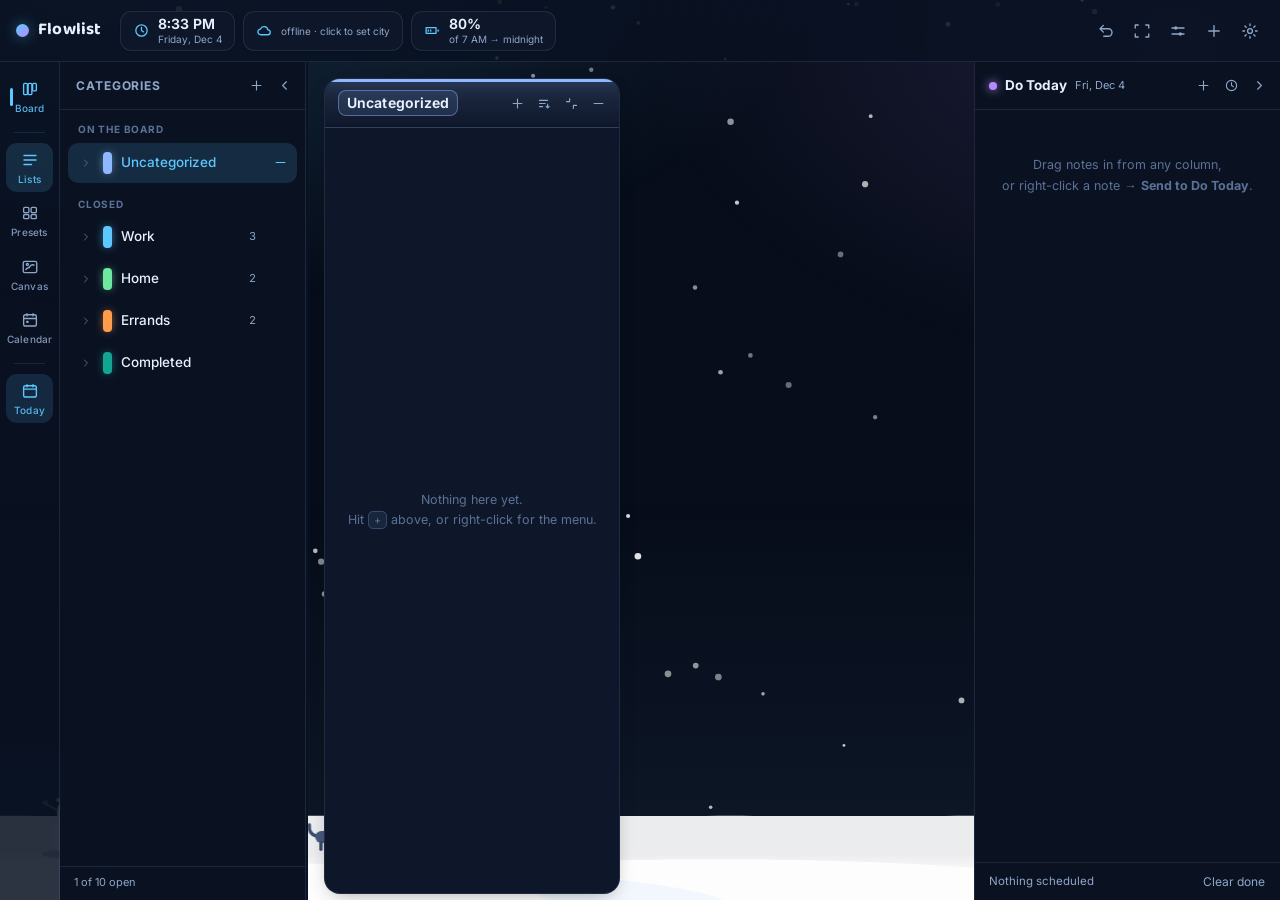
<file: index.html>
<!doctype html>
<html lang="en" data-theme="winter">
<head>
<meta charset="utf-8">
<meta name="viewport" content="width=device-width,initial-scale=1">
<title>Flowlist</title>
<!-- The worker looks for this before it saves a fetched copy over the app.
     Without it, an expired pass would have it save the login page instead
     and the installed app would never come back. See site/sw.js. -->
<meta name="flowlist-app" content="1">
<!-- Installing it from the hosted copy. Add to Home screen then opens the
     board on its own, with no browser around it at all — which is what an
     APK wrapped round a web view would have given, without the wrapping.

     crossorigin="use-credentials" is not decoration: a manifest is fetched
     without cookies unless it is asked for, and the site is behind a gate,
     so without this the browser is handed the login page instead and the
     install quietly turns into an ordinary shortcut.

     The single-file copy has no manifest beside it, so bundle.sh takes
     this line out of that build. -->
<link rel="manifest" href="manifest.webmanifest" crossorigin="use-credentials">
<meta name="theme-color" content="#0d1424">
<meta name="apple-mobile-web-app-capable" content="yes">
<meta name="apple-mobile-web-app-status-bar-style" content="black-translucent">
<link rel="stylesheet" href="css/fonts.css">
<link rel="stylesheet" href="css/base.css">
<link rel="stylesheet" href="css/components.css">
<link rel="stylesheet" href="css/scenes.css">
<link rel="stylesheet" href="css/canvas.css">
<link rel="stylesheet" href="css/calendar.css">
<link rel="stylesheet" href="css/themes.css">
<link rel="stylesheet" href="css/menus.css">
<link rel="stylesheet" href="css/mobile.css">
</head>
<body class="booting">

<!-- ============ SPLASH ============ -->
<div id="splash">
  <div class="splash-inner">
    <div class="splash-mark">
      <svg viewBox="0 0 64 64" width="60" height="60" aria-hidden="true">
        <g fill="none" stroke="currentColor" stroke-width="3" stroke-linecap="round">
          <path d="M32 6v52M9 19l46 26M55 19L9 45"/>
          <path d="M32 16l-6 6M32 16l6 6M32 48l-6-6M32 48l6-6"/>
        </g>
        <circle cx="32" cy="32" r="6" fill="currentColor"/>
      </svg>
    </div>
    <div class="splash-name">Flowlist</div>
    <div class="splash-phrase" id="splash-phrase"></div>
    <div class="splash-bar"><i></i></div>
  </div>
</div>

<!-- ============ AMBIENT FX ============ -->
<canvas id="fx-snow" aria-hidden="true"></canvas>
<canvas id="fx-confetti" aria-hidden="true"></canvas>
<div id="fx-scene" aria-hidden="true"></div>
<div id="fx-ground" aria-hidden="true"></div>
<div id="fx-stage" aria-hidden="true"></div>
<div id="theme-wipe" aria-hidden="true"></div>

<!-- ============ TOP BAR / WIDGETS ============ -->
<header id="topbar">
  <div class="brand">
    <span class="brand-dot"></span>
    <span class="brand-name">Flowlist</span>
  </div>

  <div id="widgetbar" class="widgetbar" data-zone="widgets"></div>

  <div class="topbar-actions">
    <button class="icon-btn" id="btn-undo" title="Nothing to bring back" disabled>
      <svg viewBox="0 0 24 24" class="ic"><path d="M4 9h11a5 5 0 0 1 0 10h-6M4 9l4.5-4.5M4 9l4.5 4.5"/></svg>
    </button>
    <button class="icon-btn" id="btn-fullscreen" title="Hide the side panels">
      <svg viewBox="0 0 24 24" class="ic"><path d="M3 8V4h4M21 8V4h-4M3 16v4h4M21 16v4h-4"/></svg>
    </button>
    <button class="icon-btn" id="btn-widget-edit" title="Rearrange widgets">
      <svg viewBox="0 0 24 24" class="ic"><path d="M4 8h16M4 16h16"/><circle cx="9" cy="8" r="2.2" fill="currentColor" stroke="none"/><circle cx="15" cy="16" r="2.2" fill="currentColor" stroke="none"/></svg>
    </button>
    <button class="icon-btn" id="btn-widget-tray" title="Add a widget">
      <svg viewBox="0 0 24 24" class="ic"><path d="M12 5v14M5 12h14"/></svg>
    </button>
    <button class="icon-btn" id="btn-gear" title="Themes &amp; settings">
      <svg viewBox="0 0 24 24" class="ic"><circle cx="12" cy="12" r="3.2"/><path d="M12 2.5v2.2M12 19.3v2.2M21.5 12h-2.2M4.7 12H2.5M18.7 5.3l-1.6 1.6M6.9 17.1l-1.6 1.6M18.7 18.7l-1.6-1.6M6.9 6.9L5.3 5.3"/></svg>
    </button>
  </div>
</header>

<!-- ============ MAIN ============ -->
<div id="main">

  <div id="rail">
    <button class="rail-btn" id="btn-view-board" title="Back to the board">
      <svg viewBox="0 0 24 24" class="ic"><rect x="3.5" y="4.5" width="5" height="15" rx="1.6"/><rect x="9.5" y="4.5" width="5" height="15" rx="1.6"/><rect x="15.5" y="4.5" width="5" height="10" rx="1.6"/></svg>
      <span>Board</span>
    </button>
    <div class="rail-sep"></div>
    <button class="rail-btn" id="btn-panel-lists" title="Categories">
      <svg viewBox="0 0 24 24" class="ic"><path d="M4 6h16M4 12h16M4 18h10"/></svg>
      <span>Lists</span>
    </button>
    <button class="rail-btn" id="btn-panel-presets" title="Presets">
      <svg viewBox="0 0 24 24" class="ic"><rect x="3.5" y="4.5" width="7" height="7" rx="1.6"/><rect x="13.5" y="4.5" width="7" height="7" rx="1.6"/><rect x="3.5" y="14" width="7" height="5.5" rx="1.6"/><rect x="13.5" y="14" width="7" height="5.5" rx="1.6"/></svg>
      <span>Presets</span>
    </button>
    <button class="rail-btn" id="btn-panel-canvas" title="Canvas">
      <svg viewBox="0 0 24 24" class="ic"><rect x="3" y="4.5" width="18" height="15" rx="2.2"/><path d="M6.5 15.5c2-4 3.5-1.5 5-3.5s2.5-4.5 6-2.5"/><circle cx="8.5" cy="8.5" r="1.4"/></svg>
      <span>Canvas</span>
    </button>
    <button class="rail-btn" id="btn-view-calendar" title="Calendar">
      <svg viewBox="0 0 24 24" class="ic"><rect x="3.5" y="5" width="17" height="15" rx="2.5"/><path d="M3.5 10h17M8 3.5v3M16 3.5v3"/><rect x="7" y="13" width="3" height="3" rx=".7" fill="currentColor" stroke="none"/></svg>
      <span>Calendar</span>
    </button>
    <div class="rail-sep"></div>
    <button class="rail-btn" id="btn-panel-today" title="Do Today">
      <svg viewBox="0 0 24 24" class="ic"><rect x="3.5" y="5" width="17" height="15" rx="2.5"/><path d="M3.5 9.5h17M8 3.5v3M16 3.5v3"/></svg>
      <span>Today</span>
    </button>
  </div>

  <aside id="panel-lists" class="panel">
    <div class="panel-head">
      <h2>Categories</h2>
      <div class="panel-head-actions">
        <button class="icon-btn sm" id="btn-add-list" title="New category">
          <svg viewBox="0 0 24 24" class="ic"><path d="M12 5v14M5 12h14"/></svg>
        </button>
        <button class="icon-btn sm panel-close" data-close="lists" title="Hide panel">
          <svg viewBox="0 0 24 24" class="ic"><path d="M15 6l-6 6 6 6"/></svg>
        </button>
      </div>
    </div>
    <div class="panel-body" id="list-index"></div>
    <div class="panel-foot"><span id="open-count"></span></div>
  </aside>

  <aside id="panel-presets" class="panel">
    <div class="panel-head">
      <h2>Presets</h2>
      <div class="panel-head-actions">
        <button class="icon-btn sm" id="btn-add-preset" title="New preset">
          <svg viewBox="0 0 24 24" class="ic"><path d="M12 5v14M5 12h14"/></svg>
        </button>
        <button class="icon-btn sm panel-close" data-close="presets" title="Hide panel">
          <svg viewBox="0 0 24 24" class="ic"><path d="M15 6l-6 6 6 6"/></svg>
        </button>
      </div>
    </div>
    <div class="panel-body" id="preset-index"></div>
    <div class="panel-foot"><span class="hint">Drag categories from Lists into a preset.</span></div>
  </aside>

  <aside id="panel-canvas" class="panel">
    <div class="panel-head">
      <h2>Canvas</h2>
      <div class="panel-head-actions">
        <button class="icon-btn sm" id="btn-add-canvas" title="New canvas">
          <svg viewBox="0 0 24 24" class="ic"><path d="M12 5v14M5 12h14"/></svg>
        </button>
        <button class="icon-btn sm panel-close" data-close="canvas" title="Hide panel">
          <svg viewBox="0 0 24 24" class="ic"><path d="M15 6l-6 6 6 6"/></svg>
        </button>
      </div>
    </div>
    <div class="panel-body" id="canvas-index"></div>
    <div class="panel-foot"><button class="txt-btn" id="btn-back-to-board">&larr; Back to the board</button></div>
  </aside>

  <div id="canvas-wrap">
    <div id="canvas-toolbar" class="ctoolbar">
      <div class="ctool-group" id="ctool-tools"></div>
      <div class="ctool-sep"></div>
      <div class="ctool-group" id="ctool-colors"></div>
      <div class="ctool-sep"></div>
      <div class="ctool-group" id="ctool-width"></div>
      <div class="ctool-sep"></div>
      <div class="ctool-group" id="ctool-add"></div>
      <div class="ctool-sep"></div>
      <div class="ctool-group" id="ctool-zoom"></div>
    </div>
    <div id="canvas-viewport" class="cviewport">
      <div id="canvas-world" class="cworld">
        <svg id="canvas-svg" class="csvg" xmlns="http://www.w3.org/2000/svg">
          <g id="csvg-strokes"></g>
          <g id="csvg-edges"></g>
          <g id="csvg-live"></g>
        </svg>
        <div id="canvas-nodes" class="cnodes"></div>
      </div>
      <div id="sweep-ring"></div>
      <div id="canvas-hint" class="canvas-hint"></div>
    </div>
  </div>

  <!-- The calendar is a surface like the canvas, not a side panel: a month
       needs the width, and it is a way of looking at the whole board. -->
  <div id="calendar-wrap">
    <div class="cal-bar">
      <button class="icon-btn sm" id="cal-prev" title="Previous month">
        <svg viewBox="0 0 24 24" class="ic"><path d="M15 6l-6 6 6 6"/></svg>
      </button>
      <h2 id="cal-title"></h2>
      <button class="icon-btn sm" id="cal-next" title="Next month">
        <svg viewBox="0 0 24 24" class="ic"><path d="M9 6l6 6-6 6"/></svg>
      </button>
      <button class="txt-btn" id="cal-today">Today</button>
    </div>
    <div class="cal-main">
      <div id="cal-grid" class="cal-grid"></div>
      <aside id="cal-day" class="cal-day"></aside>
    </div>
  </div>

  <div id="board-wrap">
    <div id="preset-bands" aria-hidden="true"></div>
    <div id="board" data-zone="board"></div>
    <div id="board-empty" class="board-empty">
      <div class="be-art">
        <svg viewBox="0 0 120 90" width="160" aria-hidden="true">
          <g fill="none" stroke="currentColor" stroke-width="2.2" stroke-linecap="round">
            <rect x="8" y="14" width="30" height="64" rx="5"/><rect x="45" y="14" width="30" height="64" rx="5"/>
            <rect x="82" y="14" width="30" height="64" rx="5" stroke-dasharray="4 5"/>
            <path d="M14 27h18M14 35h12M51 27h18M51 35h10M51 43h15"/>
          </g>
        </svg>
      </div>
      <p>No categories open.</p>
      <p class="dim">Open one from the <b>Lists</b> panel, or fire a <b>Preset</b> to open a whole set at once.</p>
    </div>
    <div id="grabline" class="grabline"><div id="grabthumb" class="grabthumb"></div></div>
  </div>

  <aside id="panel-today" class="today-dock">
    <div class="today-head">
      <div class="today-title">
        <span class="today-pip"></span>
        <h2>Do Today</h2>
        <span class="today-date" id="today-date"></span>
      </div>
      <div class="panel-head-actions">
        <button class="icon-btn sm" id="btn-today-add" title="New note for today">
          <svg viewBox="0 0 24 24" class="ic"><path d="M12 5v14M5 12h14"/></svg>
        </button>
        <button class="icon-btn sm" id="btn-today-mode" title="Toggle hour timeline">
          <svg viewBox="0 0 24 24" class="ic"><circle cx="12" cy="12" r="8.2"/><path d="M12 7.4V12l3 2"/></svg>
        </button>
        <button class="icon-btn sm panel-close" data-close="today" title="Hide">
          <svg viewBox="0 0 24 24" class="ic"><path d="M9 6l6 6-6 6"/></svg>
        </button>
      </div>
    </div>
    <div class="today-body" id="today-body"></div>
    <div class="today-foot">
      <span id="today-count"></span>
      <button class="txt-btn" id="btn-today-clear">Clear done</button>
    </div>
  </aside>
</div>

<!-- ============ OVERLAYS ============ -->
<div id="widget-tray" class="tray">
  <div class="tray-head"><h3>Widgets</h3><button class="icon-btn sm" id="tray-close"><svg viewBox="0 0 24 24" class="ic"><path d="M6 6l12 12M18 6L6 18"/></svg></button></div>
  <div class="tray-grid" id="tray-grid"></div>
</div>

<div id="settings" class="drawer" role="dialog" aria-label="Settings">
  <div class="drawer-head">
    <div class="dh-title"><span class="dh-mark"></span><h3>Settings</h3></div>
    <label class="dh-search">
      <svg viewBox="0 0 24 24" class="ic"><path d="M10.5 4a6.5 6.5 0 1 0 0 13 6.5 6.5 0 0 0 0-13zM15.5 15.5L20 20"/></svg>
      <input id="settings-search" type="search" placeholder="Find a setting" spellcheck="false" autocomplete="off">
    </label>
    <button class="icon-btn sm" id="settings-close" title="Close (Esc)"><svg viewBox="0 0 24 24" class="ic"><path d="M6 6l12 12M18 6L6 18"/></svg></button>
  </div>
  <div class="drawer-main">
    <nav class="drawer-nav" id="settings-nav" aria-label="Sections"></nav>
    <div class="drawer-body" id="settings-body"></div>
  </div>
</div>

<div id="drop-remove" class="drop-remove" aria-hidden="true">
  <div class="dr-inner">
    <svg viewBox="0 0 24 24" class="dr-icon"><path d="M4 7h16M9 7V5h6v2M6 7l1 13h10l1-13M10 11v6M14 11v6"/></svg>
    <div class="dr-label"></div>
    <div class="dr-sub"></div>
  </div>
</div>

<button id="zen-exit" class="zen-exit" title="Bring everything back (Esc)">
  <svg viewBox="0 0 24 24" class="ic"><path d="M9 3v6H3M15 3v6h6M9 21v-6H3M15 21v-6h6"/></svg>
</button>

<div id="scrim" class="scrim"></div>
<div id="ctx" class="ctxmenu" role="menu"></div>
<div id="dnd-ghost" class="dnd-ghost"></div>
<div id="toast" class="toast"></div>

<div id="sync-note" class="sync-note" role="status" aria-live="polite">
  <span class="sn-dot"></span>
  <div class="sn-text"><b class="sn-title"></b><span class="sn-sub"></span></div>
  <button class="sn-see">See what changed</button>
  <button class="sn-x" title="Dismiss">
    <svg viewBox="0 0 24 24" class="ic"><path d="M6 6l12 12M18 6L6 18"/></svg>
  </button>
</div>

<div id="sync-log" class="logpanel">
  <div class="log-head">
    <h3>What sync has done</h3>
    <div class="log-actions">
      <button class="txt-btn" id="log-clear">Clear</button>
      <button class="icon-btn sm" id="log-close" title="Close">
        <svg viewBox="0 0 24 24" class="ic"><path d="M6 6l12 12M18 6L6 18"/></svg>
      </button>
    </div>
  </div>
  <div class="log-body" id="log-body"></div>
</div>

<script src="js/profiles.js"></script>
<!-- before store.js: the store has to recognise a sealed board as it loads,
     and a board that is not recognised gets written over -->
<script src="js/keyfile.js"></script>
<script src="js/unlock.js"></script>
<script src="js/store.js"></script>
<script src="js/shortcuts.js"></script>
<script src="js/dnd.js"></script>
<script src="js/doubletap.js"></script>
<script src="js/rename.js"></script>
<script src="js/menu.js"></script>
<script src="js/when.js"></script>
<script src="js/lists.js"></script>
<script src="js/today.js"></script>
<script src="js/presets.js"></script>
<script src="js/dropzone.js"></script>
<script src="js/canvas.js"></script>
<script src="js/calendar.js"></script>
<script src="js/widgets.js"></script>
<script src="js/confetti.js"></script>
<script src="js/ntfy.js"></script>
<script src="js/offline.js"></script>
<script src="js/fullscreen.js"></script>
<script src="js/mobile.js"></script>
<script src="js/layouts.js"></script>
<script src="js/merge.js"></script>
<script src="js/sync.js"></script>
<script src="js/scenes.js"></script>
<script src="js/lock.js"></script>
<script src="js/themes.js"></script>
<script src="js/app.js"></script>
</body>
</html>
</file>
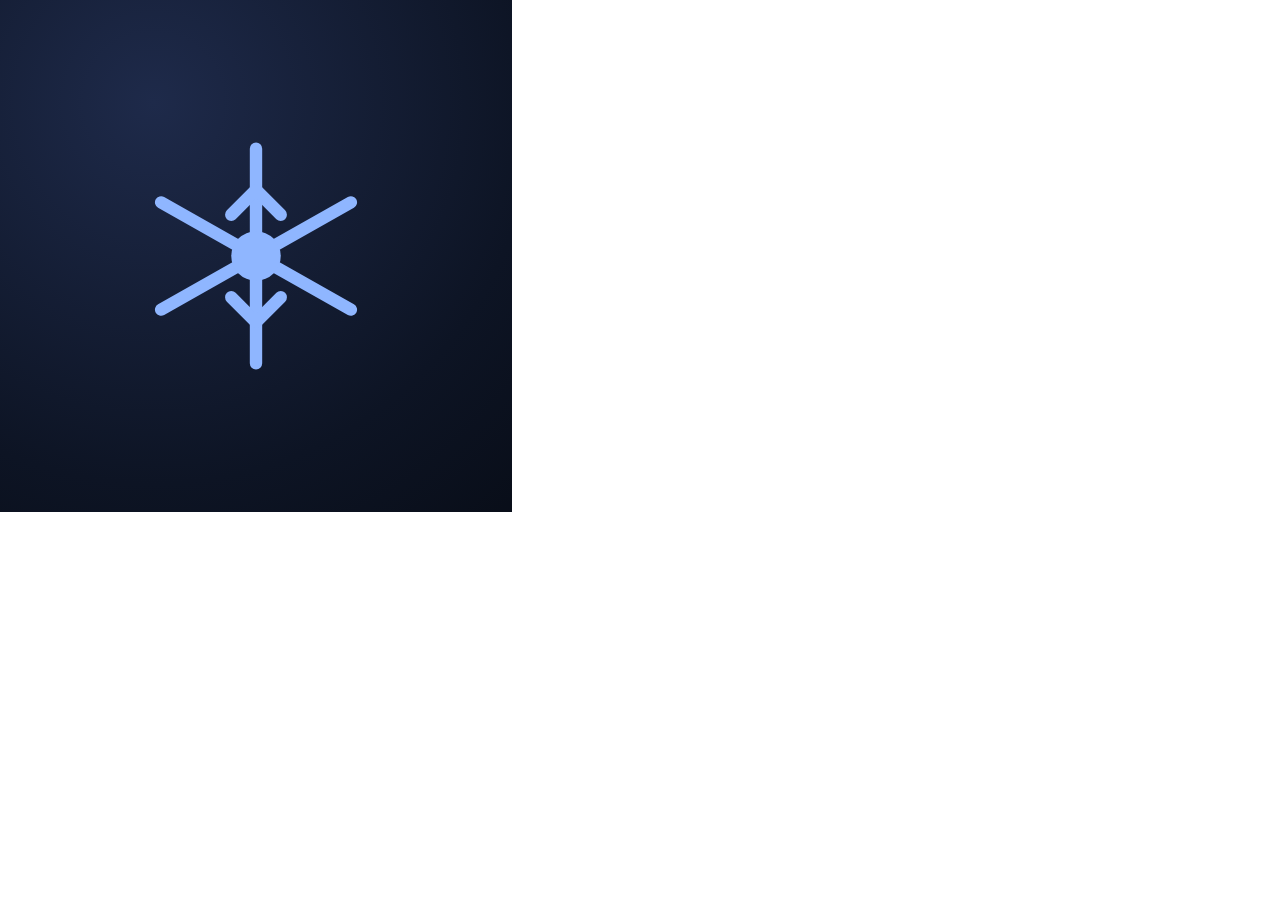
<file: tools/icon.html>
<!doctype html><meta charset="utf-8"><title>icon</title>
<style>
  html, body { margin: 0; padding: 0; background: transparent; }
  /* A maskable icon: Android crops it to whatever shape the launcher
     uses, so the mark keeps well inside the safe circle and the plate
     runs right to the edges. */
  .plate {
    width: 512px; height: 512px;
    background: radial-gradient(120% 120% at 30% 20%, #1e2a4a 0%, #0d1424 62%, #070b14 100%);
    display: flex; align-items: center; justify-content: center;
  }
  svg { width: 264px; height: 264px; color: #8fb6ff; }
</style>
<div class="plate">
  <svg viewBox="0 0 64 64" aria-hidden="true">
    <g fill="none" stroke="currentColor" stroke-width="3" stroke-linecap="round">
      <path d="M32 6v52M9 19l46 26M55 19L9 45"/>
      <path d="M32 16l-6 6M32 16l6 6M32 48l-6-6M32 48l6-6"/>
    </g>
    <circle cx="32" cy="32" r="6" fill="currentColor"/>
  </svg>
</div>
</file>
<file: css/fonts.css>
/* ============================================================
   Flowlist — the two faces, carried rather than fetched

   These used to come from Google on every single load: two more
   connections before a pixel was drawn, and one request per page telling
   a third party the address, the referrer and the browser asking. They
   are here instead, as bytes, for three reasons and in this order:

     · nothing about this board goes to Google, which is the standing
       rule and was quietly not being kept
     · an app installed to a home screen has to work with no network,
       and a font fetched over the wire is not that
     · two round trips before first paint is two round trips

   Both are variable fonts, so one file covers every weight it is asked
   for — 400 through 700 for Inter, 600 and 700 for Baloo. Only the latin
   range is carried. A character outside it falls back to the system face
   for that character alone, which is exactly what happened before
   whenever the network was slow, and is not worth another 112KB.

   Rebuild: scratchpad/mkfonts.sh, which fetches from Google once, at
   build time, on a machine that is not the reader's.
   ============================================================ */
@font-face {
  font-family: "Inter";
  font-style: normal;
  font-weight: 400 700;
  font-display: swap;
  unicode-range: U+0000-00FF, U+0131, U+0152-0153, U+02BB-02BC, U+02C6, U+02DA, U+02DC, U+0304, U+0308, U+0329, U+2000-206F, U+20AC, U+2122, U+2191, U+2193, U+2212, U+2215, U+FEFF, U+FFFD;
  src: url([data-uri]) format("woff2");
}
@font-face {
  font-family: "Baloo 2";
  font-style: normal;
  font-weight: 600 700;
  font-display: swap;
  unicode-range: U+0000-00FF, U+0131, U+0152-0153, U+02BB-02BC, U+02C6, U+02DA, U+02DC, U+0304, U+0308, U+0329, U+2000-206F, U+20AC, U+2122, U+2191, U+2193, U+2212, U+2215, U+FEFF, U+FFFD;
  src: url([data-uri]) format("woff2");
}
</file>
<file: css/base.css>
/* ============================================================
   Flowlist — base: reset, shell layout, splash, primitives
   ============================================================ */

*, *::before, *::after { box-sizing: border-box; }
html, body { height: 100%; }
body {
  margin: 0;
  font-family: "Inter", -apple-system, BlinkMacSystemFont, "Segoe UI", Roboto, sans-serif;
  font-size: 14px;
  line-height: 1.45;
  color: var(--text);
  background: var(--bg);
  overflow: hidden;
  -webkit-font-smoothing: antialiased;
  transition: background-color .5s ease, color .35s ease;
}
h1,h2,h3,p { margin: 0; }
button { font: inherit; color: inherit; }

/* ---------- scrollbars ---------- */
.scroll-y { overflow-y: auto; overflow-x: hidden; }
*::-webkit-scrollbar { width: 10px; height: 10px; }
*::-webkit-scrollbar-track { background: transparent; }
*::-webkit-scrollbar-thumb {
  background: var(--scroll);
  border-radius: 99px;
  border: 3px solid transparent;
  background-clip: content-box;
}
*::-webkit-scrollbar-thumb:hover { background: var(--scroll-hi); background-clip: content-box; }
* { scrollbar-width: thin; scrollbar-color: var(--scroll) transparent; }

/* ---------- icon primitives ---------- */
.ic { width: 18px; height: 18px; fill: none; stroke: currentColor; stroke-width: 1.8; stroke-linecap: round; stroke-linejoin: round; display: block; }
.icon-btn {
  display: grid; place-items: center;
  width: 32px; height: 32px; padding: 0;
  border: 0; border-radius: 9px;
  background: transparent; color: var(--text-dim);
  cursor: pointer;
  transition: background .16s, color .16s, transform .16s;
}
.icon-btn:hover { background: var(--hover); color: var(--text); }
.icon-btn:active { transform: scale(.92); }
.icon-btn.sm { width: 26px; height: 26px; }
.icon-btn.sm .ic { width: 15px; height: 15px; }
.icon-btn.on { color: var(--accent); background: var(--accent-soft); }

.txt-btn {
  border: 0; background: transparent; color: var(--text-dim);
  font-size: 12px; cursor: pointer; padding: 3px 7px; border-radius: 7px;
  transition: background .15s, color .15s;
}
.txt-btn:hover { background: var(--hover); color: var(--text); }

.dim { color: var(--text-dim); }
.hint { color: var(--text-dim); font-size: 11.5px; line-height: 1.35; }

/* ============================================================
   SHELL
   ============================================================ */
#topbar {
  position: relative; z-index: 40;
  height: 62px; flex: 0 0 62px;
  display: flex; align-items: center; gap: 14px;
  padding: 0 14px 0 16px;
  background: var(--bar);
  border-bottom: 1px solid var(--line);
  /* No backdrop-filter, here or on the rail. A blur over a scene that moves
     is worked out again on every frame the scene changes - with a turning
     sky, every frame - and these two strips run the whole width and the
     whole height of the window. --bar is nearly solid in every theme, so
     the blur was costing a great deal to show very little. */
}
body { display: flex; flex-direction: column; }

.brand { display: flex; align-items: center; gap: 9px; flex: 0 0 auto; user-select: none; }
.brand-dot {
  width: 13px; height: 13px; border-radius: 50%;
  background: linear-gradient(135deg, var(--accent), var(--accent-2));
  box-shadow: 0 0 14px var(--accent-glow);
}
.brand-name { font-family: "Baloo 2", "Inter", sans-serif; font-weight: 700; font-size: 17px; letter-spacing: .2px; }
.topbar-actions { display: flex; align-items: center; gap: 4px; flex: 0 0 auto; margin-left: auto; }

#main { flex: 1 1 auto; display: flex; min-height: 0; position: relative; z-index: 10; }

/* left rail */
#rail {
  flex: 0 0 60px; width: 60px;
  display: flex; flex-direction: column; gap: 4px;
  padding: 10px 6px;
  background: var(--bar);
  border-right: 1px solid var(--line);
  /* no blur: see #topbar */
  z-index: 30;
}
.rail-btn {
  display: flex; flex-direction: column; align-items: center; gap: 3px;
  padding: 8px 2px 6px; border: 0; border-radius: 11px;
  background: transparent; color: var(--text-dim);
  font-size: 10px; font-weight: 500; letter-spacing: .2px;
  cursor: pointer; transition: background .16s, color .16s;
}
.rail-btn span { opacity: .9; }
.rail-btn:hover { background: var(--hover); color: var(--text); }
.rail-btn.on { color: var(--accent); background: var(--accent-soft); }
.rail-sep { height: 1px; background: var(--line); margin: 6px 8px; }

/* board */
#board-wrap {
  flex: 1 1 auto; min-width: 0; position: relative;
  display: flex; flex-direction: column;
}
#board {
  flex: 1 1 auto; min-height: 0;
  display: flex; align-items: stretch; gap: 14px;
  padding: 16px 16px 6px;
  overflow-x: auto; overflow-y: hidden;
  will-change: transform;   /* slid, not repainted, going sideways: see .list-body in components.css */
  scrollbar-width: none;
}
#board::-webkit-scrollbar { display: none; }

.board-empty {
  position: absolute; inset: 0;
  display: none; flex-direction: column; align-items: center; justify-content: center;
  gap: 6px; text-align: center; color: var(--text-dim); pointer-events: none;
}
.board-empty.show { display: flex; }
.board-empty p { max-width: 330px; font-size: 13px; }
.board-empty p:first-of-type { color: var(--text); font-size: 15px; font-weight: 600; margin-bottom: 2px; }
.be-art { opacity: .3; margin-bottom: 12px; }

/* the sideways "grab line" */
.grabline {
  flex: 0 0 16px; height: 16px;
  padding: 5px 16px; display: none;
}
.grabline.show { display: block; }
.grabthumb {
  height: 6px; border-radius: 99px;
  background: var(--scroll); cursor: grab;
  transition: background .16s;
}
.grabthumb:hover { background: var(--scroll-hi); }
.grabline.dragging .grabthumb { cursor: grabbing; background: var(--accent); }

/* ============================================================
   SPLASH
   ============================================================ */
#splash {
  position: fixed; inset: 0; z-index: 900;
  display: grid; place-items: center;
  background: var(--bg);
  transition: opacity .55s ease, visibility .55s;
}
/* it stays in the DOM so the preview can replay it — pointer-events goes first
   so it stops intercepting clicks immediately, not at the end of the fade */
body.loaded #splash { opacity: 0; visibility: hidden; pointer-events: none; }
/* and its animations are stopped with it: an unseen spinner still costs a frame
   of work every frame, which is enough to keep a laptop from ever idling */
body.loaded:not(.splash-show) #splash .splash-mark,
body.loaded:not(.splash-show) #splash .splash-name,
body.loaded:not(.splash-show) #splash .splash-phrase,
body.loaded:not(.splash-show) #splash .splash-bar i { animation-play-state: paused; }
/* the preview button in Appearance replays it over the running app */
body.splash-show #splash { opacity: 1; visibility: visible; pointer-events: auto; }
.splash-inner { display: flex; flex-direction: column; align-items: center; gap: 12px; }
.splash-mark {
  color: var(--accent);
  animation: splash-spin 3.2s cubic-bezier(.5,0,.3,1) infinite;
  filter: drop-shadow(0 0 18px var(--accent-glow));
}
@keyframes splash-spin { 0% { transform: rotate(0) scale(1);} 50% { transform: rotate(180deg) scale(1.12);} 100% { transform: rotate(360deg) scale(1);} }
.splash-name {
  font-family: "Baloo 2", sans-serif; font-weight: 700; font-size: 30px; letter-spacing: .5px;
  animation: splash-rise .7s cubic-bezier(.2,.9,.25,1) both;
}
.splash-phrase {
  color: var(--text-dim);
  font-size: var(--splash-phrase, 14px);
  line-height: 1.4; max-width: 30ch; text-align: center;
  min-height: 20px; letter-spacing: .2px;
  animation: splash-rise .7s .12s cubic-bezier(.2,.9,.25,1) both;
}
@keyframes splash-rise { from { opacity: 0; transform: translateY(12px);} to { opacity: 1; transform: none;} }
.splash-bar {
  width: 168px; height: 3px; border-radius: 99px;
  background: var(--line); overflow: hidden; margin-top: 8px;
}
.splash-bar i {
  display: block; height: 100%; width: 0;
  border-radius: 99px;
  background: linear-gradient(90deg, var(--accent), var(--accent-2));
  animation: splash-fill 1.9s cubic-bezier(.5,.05,.2,1) forwards;
}
@keyframes splash-fill { 0% { width: 0; } 55% { width: 62%; } 100% { width: 100%; } }
body.booting #main, body.booting #topbar { opacity: 0; }
#main, #topbar { transition: opacity .5s ease .1s; }

/* ============================================================
   OVERLAY PRIMITIVES
   ============================================================ */
.scrim {
  position: fixed; inset: 0; z-index: 70;
  background: rgba(4,7,14,.42);
  opacity: 0; visibility: hidden;
  transition: opacity .25s, visibility .25s;
  /* a dim, not a blur: this covers the whole window, and a blur of the
     whole window over a moving scene was every frame's work while
     Settings was open */
}
.scrim.show { opacity: 1; visibility: visible; }

/* ============================================================
   FULL SCREEN — everything out of the way but the backdrop
   ============================================================ */
#topbar, #rail, #board-wrap, #canvas-wrap, .panel, .today-dock {
  transition: opacity .45s ease;
}
/* what always goes: the work itself */
body.zen #board-wrap,
body.zen #canvas-wrap,
body.zen .panel,
body.zen .today-dock {
  opacity: 0;
  pointer-events: none;
}
/* and, only when the setting asks for it, the frame around it too */
body.zen.zen-all #topbar,
body.zen.zen-all #rail {
  opacity: 0;
  pointer-events: none;
}

/* the one thing left on screen: faint until you go looking for it */
.zen-exit {
  position: fixed; top: 14px; right: 14px; z-index: 300;
  display: grid; place-items: center;
  width: 34px; height: 34px; padding: 0;
  border: 1px solid var(--line-2); border-radius: 10px;
  background: var(--pop); color: var(--text-dim);
  cursor: pointer;
  opacity: 0; visibility: hidden;
  transition: opacity .3s ease, visibility .3s, color .16s, border-color .16s, transform .16s;
}
.zen-exit.show { opacity: .22; visibility: visible; }
.zen-exit.show:hover { opacity: 1; color: var(--text); border-color: var(--accent); }
.zen-exit:active { transform: scale(.92); }

.toast {
  position: fixed; left: 50%; bottom: 26px; z-index: 200;
  transform: translate(-50%, 18px);
  padding: 9px 16px; border-radius: 11px;
  background: var(--pop); border: 1px solid var(--line-2);
  box-shadow: var(--shadow-lg);
  font-size: 13px; font-weight: 500;
  opacity: 0; pointer-events: none;
  transition: opacity .22s, transform .22s cubic-bezier(.2,.9,.25,1);
}
.toast.show { opacity: 1; transform: translate(-50%, 0); }

/* ambient fx layers */
#fx-snow { position: fixed; inset: 0; z-index: 1; pointer-events: none; display: none; }
#fx-snow.on { display: block; }
#fx-scene { position: fixed; inset: 0; z-index: 2; pointer-events: none; overflow: hidden; }
/* confetti sits above the board, unlike the ambient layer behind it */
#fx-confetti { position: fixed; inset: 0; z-index: 120; pointer-events: none; display: none; }
#fx-confetti.on { display: block; }

/* theme change wipe */
#theme-wipe {
  position: fixed; z-index: 800; pointer-events: none;
  border-radius: 50%; width: 10px; height: 10px;
  transform: translate(-50%, -50%) scale(0);
  opacity: 0;
}
#theme-wipe.go { animation: wipe .72s cubic-bezier(.4,0,.2,1) forwards; }
@keyframes wipe {
  0%   { opacity: 1; transform: translate(-50%,-50%) scale(0); }
  70%  { opacity: 1; }
  100% { opacity: 0; transform: translate(-50%,-50%) scale(340); }
}

@media (prefers-reduced-motion: reduce) {
  *, *::before, *::after { animation-duration: .01ms !important; transition-duration: .05ms !important; }
}
</file>
<file: css/components.css>
/* ============================================================
   Flowlist — components: panels, lists, notes, today, presets,
   widgets, menus, drawers, drag & drop
   ============================================================ */

/* ============================================================
   SLIDING PANELS (Categories / Presets)
   ============================================================ */
.panel {
  flex: 0 0 0px; width: 0;
  display: flex; flex-direction: column;
  background: var(--panel);
  border-right: 1px solid transparent;
  overflow: hidden;
  transition: flex-basis .3s cubic-bezier(.3,.9,.3,1), width .3s cubic-bezier(.3,.9,.3,1), border-color .3s;
  z-index: 25;
}
.panel.open { flex-basis: 246px; width: 246px; border-right-color: var(--line); }

.panel-head {
  flex: 0 0 auto; height: 48px;
  display: flex; align-items: center; justify-content: space-between;
  padding: 0 8px 0 16px;
  border-bottom: 1px solid var(--line);
}
.panel-head h2 { font-size: 12px; font-weight: 700; letter-spacing: .9px; text-transform: uppercase; color: var(--text-dim); white-space: nowrap; }
.panel-head-actions { display: flex; gap: 2px; }
.panel-body { flex: 1 1 auto; min-height: 0; overflow-y: auto; overflow-x: hidden; padding: 8px; will-change: transform; }   /* see .list-body */
.panel-foot {
  flex: 0 0 auto; padding: 8px 14px; border-top: 1px solid var(--line);
  font-size: 11px; color: var(--text-dim); min-height: 34px;
}

/* ---------- category row in the sidebar ---------- */
.cat {
  position: relative;
  display: flex; align-items: center; gap: 9px;
  padding: 7px 4px 7px 10px;
  border-radius: 10px; margin-bottom: 2px;
  cursor: pointer; user-select: none;
  transition: background .15s;
}
.cat:hover { background: var(--hover); }
.cat.is-open { background: var(--accent-soft); }
.cat-swatch {
  flex: 0 0 auto; width: 9px; height: 22px; border-radius: 4px;
  background: var(--c); box-shadow: 0 0 10px -2px var(--c);
}
.cat-name {
  flex: 1 1 auto; min-width: 0;
  white-space: nowrap; overflow: hidden; text-overflow: ellipsis;
  font-size: 13.5px; font-weight: 500;
}
.cat.is-open .cat-name { color: var(--accent); }
.cat-meta { flex: 0 0 auto; font-size: 11px; color: var(--text-dim); font-variant-numeric: tabular-nums; padding-right: 2px; }
.cat-open {
  flex: 0 0 auto; opacity: 0; transition: opacity .15s;
}
.cat:hover .cat-open { opacity: 1; }
.cat.is-open .cat-open { opacity: 1; color: var(--accent); }

.index-group-label {
  font-size: 10px; font-weight: 700; letter-spacing: .8px; text-transform: uppercase;
  color: var(--text-faint); padding: 12px 10px 6px;
}
.index-group-label:first-child { padding-top: 4px; }

/* ============================================================
   BOARD LIST (a column)
   ============================================================ */
.list {
  flex: 0 0 var(--list-w, 296px);
  width: var(--list-w, 296px);
  display: flex; flex-direction: column;
  min-height: 0;
  background: var(--card);
  border: 1px solid var(--line);
  border-radius: 16px;
  box-shadow: var(--shadow);
  overflow: hidden;
  transition: flex-basis .28s cubic-bezier(.3,.9,.3,1), width .28s cubic-bezier(.3,.9,.3,1), box-shadow .2s;
}
/* only a column that was not on the board a moment ago animates in — otherwise
   every repaint would replay it and the board would flash */
.list.just-opened { animation: list-in .34s cubic-bezier(.2,.9,.25,1) both; }
@keyframes list-in { from { opacity: 0; transform: translateY(14px) scale(.97); } to { opacity: 1; transform: none; } }
.list.dragging-src { display: none; }

/* the coloured header band */
.list-head {
  flex: 0 0 auto; position: relative;
  padding: 11px 8px 11px 13px;
  display: flex; align-items: center; gap: 8px;
  border-bottom: 1px solid var(--line);
  background: linear-gradient(180deg, color-mix(in srgb, var(--c) 15%, transparent), transparent);
  cursor: grab;
}
.list-head:active { cursor: grabbing; }
.list-head::before {
  content: ""; position: absolute; left: 0; right: 0; top: 0; height: 3px;
  background: var(--c);
  box-shadow: 0 0 14px -1px var(--c);
}
.list-title-wrap {
  flex: 1 1 auto; min-width: 0;
  display: flex; align-items: center; gap: 8px;
}
.list-title {
  min-width: 0; flex: 0 1 auto;
  font-size: 14px; font-weight: 650; letter-spacing: .1px;
  white-space: nowrap; overflow: hidden; text-overflow: ellipsis;
  padding: 2px 8px; border-radius: 8px;
  border: 1px solid color-mix(in srgb, var(--c) 45%, transparent);
  background: color-mix(in srgb, var(--c) 12%, transparent);
  color: var(--text);
}
.list-count {
  flex: 0 0 auto; font-size: 11px; color: var(--text-dim);
  font-variant-numeric: tabular-nums;
}
.list-head-actions { flex: 0 0 auto; display: flex; gap: 1px; }
/* the sort button lights up while the list is being shown in some order
   other than the one you put it in */
.act-sort.on { color: var(--accent); }
.act-sort.on::after {
  content: ""; position: absolute; right: 3px; bottom: 3px;
  width: 4px; height: 4px; border-radius: 50%; background: var(--accent);
}
.act-sort { position: relative; }
/* what is not being shown, and the way back */
.list-hidden {
  align-self: stretch; margin-top: 2px;
  border: 1px dashed var(--line-2); border-radius: 10px; background: none;
  color: var(--text-faint); font: inherit; font-size: 11.5px;
  padding: 7px 8px; cursor: pointer; text-align: center;
}
.list-hidden:hover { color: var(--text); border-color: var(--accent); }

.list-body {
  flex: 1 1 auto; min-height: 0;
  overflow-y: auto; overflow-x: hidden;
  /* A layer of its own, so a scroll slides it rather than paints it all
     again every frame. Chrome only does that by itself for a scroller with
     something solid behind its words, and a column is glass over the
     scene - so without this, every frame of every scroll repainted the
     column, and on a 165 Hz screen that showed as choppy scrolling. The
     words in a column are over glass either way, so they look the same. */
  will-change: transform;
  padding: 8px;
  display: flex; flex-direction: column; gap: 6px;
}
.list-empty {
  margin: auto; padding: 24px 12px; text-align: center;
  color: var(--text-faint); font-size: 12.5px; line-height: 1.6;
}
.list-empty kbd {
  font: inherit; font-size: 11px; padding: 1px 5px; border-radius: 5px;
  background: var(--hover); border: 1px solid var(--line-2);
}

/* ---------- collapsed list: a coloured spine ---------- */
.list.collapsed {
  flex: 0 0 40px; width: 40px;
  background: linear-gradient(180deg, color-mix(in srgb, var(--c) 26%, var(--card)), var(--card));
  cursor: pointer;
}
.list.collapsed .list-body, .list.collapsed .list-count { display: none; }
.list.collapsed .list-head {
  flex: 1 1 auto; flex-direction: column; justify-content: flex-start;
  padding: 10px 0; border: 0; background: none; gap: 12px;
}
.list.collapsed .list-head::before { inset: 0 auto 0 0; width: 3px; height: auto; right: auto; }
.list.collapsed .list-title-wrap { flex: 1 1 auto; writing-mode: vertical-rl; align-items: flex-start; justify-content: flex-start; }
.list.collapsed .list-title {
  max-height: 100%; border: 0; background: none; padding: 0;
  font-size: 12.5px; letter-spacing: .6px;
}
.list.collapsed .list-head-actions { flex-direction: column; gap: 3px; }
.list.collapsed:hover { background: linear-gradient(180deg, color-mix(in srgb, var(--c) 38%, var(--card)), var(--card)); }

/* ============================================================
   NOTE
   ============================================================ */
.note {
  position: relative;
  background: var(--note);
  border: 1px solid var(--line);
  border-radius: 11px;
  padding: 7px 8px 7px 9px;
  transition: border-color .16s, background .16s, box-shadow .16s, transform .16s;
}
.note:hover { border-color: var(--line-2); background: var(--note-hi); }
/* Not content-visibility: auto on notes, though it would more than halve
   what a tick or a keystroke costs on a big board. A note the browser has
   skipped has only a guessed height, so a column of long notes scrolled to
   the bottom changed length under you when a note was ticked, and the view
   jumped a thousand pixels. Keeping your place was asked for; it wins. */
.note.done { opacity: .5; }
.note.done .note-text { text-decoration: line-through; }
/* Everything in Completed is done, so fading and striking it all through
   only makes the record hard to read. The tick says it. */
.list[data-list-id="completed"] .note.done { opacity: 1; }
.list[data-list-id="completed"] .note.done .note-text { text-decoration: none; }
.note.dragging-src { display: none; }
.note.flash { animation: note-flash .8s ease; }
@keyframes note-flash { 0%,100% { box-shadow: none; } 30% { box-shadow: 0 0 0 2px var(--accent); } }

/* "Reveal in …": the note lights up long enough to be found.

   Drawn on a layer of its own over the note, so all that animates is that
   layer's opacity and a brief scale — the compositor's work, not a repaint
   every frame. --reveal-from lets a note redrawn part-way through carry on
   from where the old one was (see paintReveal in js/lists.js) instead of
   starting the light again. */
.note.revealed::after {
  content: "";
  position: absolute; inset: 0;
  border-radius: inherit;
  border: 2px solid var(--accent);
  background: color-mix(in srgb, var(--accent) 16%, transparent);
  box-shadow: 0 0 22px -4px var(--accent);
  pointer-events: none;
  opacity: 0;
  animation: note-revealed 1.9s ease-out var(--reveal-from, 0ms) 1 both;
}
@keyframes note-revealed {
  0%   { opacity: 0; transform: scale(1.04); }
  10%  { opacity: 1; transform: scale(1); }
  25%  { opacity: .55; }
  40%  { opacity: 1; }
  75%  { opacity: 1; }
  100% { opacity: 0; transform: scale(1); }
}

.note-row { display: flex; align-items: flex-start; gap: 7px; }

.note-check {
  flex: 0 0 auto; margin-top: 2px;
  width: 16px; height: 16px; border-radius: 5px;
  border: 1.7px solid var(--line-2); background: transparent;
  cursor: pointer; display: grid; place-items: center; padding: 0;
  transition: background .15s, border-color .15s;
}
.note-check:hover { border-color: var(--accent); }
.note.done .note-check { background: var(--accent); border-color: var(--accent); }
.note-check svg { width: 11px; height: 11px; stroke: var(--on-accent); stroke-width: 3; fill: none; opacity: 0; }
.note.done .note-check svg { opacity: 1; }

.note-text {
  flex: 1 1 auto; min-width: 0;
  border: 0; background: transparent; color: var(--text);
  font: inherit; font-size: 13.4px; line-height: 1.42;
  resize: none; outline: none; padding: 1px 0; overflow: hidden;
}
.note-text::placeholder { color: var(--text-faint); }
/* Sized to their words by the browser itself. Measuring them by hand made
   the whole board be laid out on every keystroke - see autoGrow in
   js/menu.js, which steps aside wherever this is understood. */
@supports (field-sizing: content) {
  .note-text, .note-detail { field-sizing: content; }
}

.note-exp {
  flex: 0 0 auto; margin-top: 1px;
  width: 18px; height: 18px; border: 0; padding: 0; border-radius: 6px;
  background: transparent; color: var(--text-faint);
  display: grid; place-items: center; cursor: pointer;
  transition: transform .22s cubic-bezier(.3,.9,.3,1), color .15s, background .15s;
}
.note-exp:hover { color: var(--text); background: var(--hover); }
.note-exp .ic { width: 13px; height: 13px; }
.note.expanded .note-exp { transform: rotate(90deg); color: var(--accent); }
.note.has-detail .note-exp { color: var(--accent); }

.note-detail-wrap { display: none; padding: 6px 0 1px 23px; }
.note.expanded .note-detail-wrap { display: block; animation: det-in .22s ease both; }
@keyframes det-in { from { opacity: 0; transform: translateY(-4px);} to { opacity: 1; transform: none;} }
.note-detail {
  width: 100%; max-height: 132px; min-height: 46px;
  border: 1px solid var(--line); border-radius: 9px;
  background: var(--sunken); color: var(--text-dim);
  font: inherit; font-size: 12.6px; line-height: 1.5;
  padding: 7px 9px; resize: none; outline: none;
  overflow-y: auto;
  transition: border-color .15s, color .15s;
}
.note-detail:focus { border-color: var(--accent); color: var(--text); }
.note-detail::placeholder { color: var(--text-faint); }
/* time tag

   The chip itself is not a target. Its clock and its label are there to
   be read, and on a phone they sit right where a thumb lands — so a tap
   anywhere on the chip falls straight through to the note behind it,
   where it opens the menu or begins a drag like anywhere else does.

   Only the × takes a tap, and its box is the glyph and barely more.
   Clearing a time is the sort of loss you do not notice until the thing
   it was reminding you about has gone past, so a near miss has to miss.
   Both are in the note's menu as well, for a bigger target. */
.note-tags { display: flex; flex-wrap: wrap; gap: 4px; padding: 5px 0 0 23px; }
.tag {
  display: inline-flex; align-items: center; gap: 4px;
  font-size: 10.5px; font-weight: 600; letter-spacing: .2px;
  padding: 2px 7px; border-radius: 99px;
  background: var(--accent-soft); color: var(--accent);
  border: 1px solid color-mix(in srgb, var(--accent) 32%, transparent);
  pointer-events: none;
}
.tag .ic { width: 10px; height: 10px; stroke-width: 2.4; }
.tag.tag-today { background: color-mix(in srgb, var(--accent-2) 16%, transparent); color: var(--accent-2); border-color: color-mix(in srgb, var(--accent-2) 34%, transparent); }
.tag button {
  pointer-events: auto;
  border: 0; background: none; padding: 0; margin-left: 1px; cursor: pointer;
  opacity: .6; line-height: 1;
  width: 15px; height: 15px; flex: 0 0 15px;
  display: inline-flex; align-items: center; justify-content: center;
  border-radius: 99px;
}
.tag button:hover { opacity: 1; background: color-mix(in srgb, currentColor 18%, transparent); }

/* ============================================================
   DO TODAY DOCK
   ============================================================ */
.today-dock {
  flex: 0 0 0px; width: 0;
  display: flex; flex-direction: column;
  background: var(--panel);
  border-left: 1px solid transparent;
  overflow: hidden;
  transition: flex-basis .3s cubic-bezier(.3,.9,.3,1), width .3s cubic-bezier(.3,.9,.3,1), border-color .3s;
  z-index: 20;
}
.today-dock.open { flex-basis: 306px; width: 306px; border-left-color: var(--line); }
.today-dock.wide.open { flex-basis: 380px; width: 380px; }

.today-head {
  flex: 0 0 auto; height: 48px;
  display: flex; align-items: center; justify-content: space-between;
  padding: 0 8px 0 14px; border-bottom: 1px solid var(--line);
}
.today-title { display: flex; align-items: center; gap: 8px; min-width: 0; }
.today-title h2 { font-size: 13.5px; font-weight: 700; white-space: nowrap; }
.today-pip { width: 8px; height: 8px; border-radius: 50%; background: var(--accent-2); box-shadow: 0 0 10px var(--accent-2); }
.today-date { font-size: 11px; color: var(--text-dim); white-space: nowrap; }
.today-body { flex: 1 1 auto; min-height: 0; overflow-y: auto; padding: 10px; will-change: transform; }   /* see .list-body */
.today-foot {
  flex: 0 0 auto; height: 38px; padding: 0 8px 0 14px;
  display: flex; align-items: center; justify-content: space-between;
  border-top: 1px solid var(--line); font-size: 11.5px; color: var(--text-dim);
}

.today-item {
  display: flex; align-items: flex-start; gap: 8px;
  padding: 7px 8px 7px 9px; margin-bottom: 5px;
  background: var(--note); border: 1px solid var(--line); border-radius: 10px;
  border-left: 3px solid var(--c);
  transition: border-color .15s, background .15s;
}
.today-item:hover { background: var(--note-hi); }
.today-item.done { opacity: .48; }
.today-item.done .ti-text { text-decoration: line-through; }
.ti-main { flex: 1 1 auto; min-width: 0; }
.ti-text { font-size: 13px; line-height: 1.4; word-break: break-word; }
.ti-src { font-size: 10.5px; color: var(--text-faint); margin-top: 2px; }
.ti-time {
  flex: 0 0 auto; font-size: 10.5px; font-weight: 600;
  color: var(--accent); font-variant-numeric: tabular-nums;
  padding-top: 1px;
}
.ti-x { flex: 0 0 auto; opacity: 0; transition: opacity .15s; }
.today-item:hover .ti-x { opacity: 1; }

/* The rest of a note — its longer description — folded under the row.
   The arrow is only drawn for a note that has one. It turns rather than
   swaps, and turning is a transform. */
.ti-exp { flex: 0 0 auto; color: var(--text-faint); }
.ti-exp .ic { width: 13px; height: 13px; transition: transform .16s ease; }
.ti-exp:hover { color: var(--text); }
.today-item.open .ti-exp { color: var(--accent); }
.today-item.open .ti-exp .ic { transform: rotate(90deg); }
.ti-detail {
  display: none;
  margin-top: 6px; padding-top: 6px;
  border-top: 1px dashed var(--line);
  font-size: 12px; line-height: 1.45; color: var(--text-dim);
  white-space: pre-wrap; word-break: break-word;
}
.today-item.open .ti-detail { display: block; }
/* a thumb needs something bigger than a mouse does */
body.phone .ti-exp { width: 32px; height: 32px; }

/* a note being written straight into the dock */
.today-item.is-editing { align-items: center; cursor: default; background: var(--note-hi); border-color: var(--accent); }
.ti-newdot {
  flex: 0 0 auto; width: 16px; height: 16px; border-radius: 5px;
  border: 1.7px dashed var(--line-2);
}
.ti-input {
  flex: 1 1 auto; min-width: 0;
  border: 0; background: transparent; color: var(--text);
  font: inherit; font-size: 13px; line-height: 1.4;
  padding: 0; outline: none;
}
.ti-input::placeholder { color: var(--text-faint); }

.today-empty { padding: 34px 16px; text-align: center; color: var(--text-faint); font-size: 12.5px; line-height: 1.7; }

/* hour timeline mode */
.hour-row { position: relative; display: flex; gap: 10px; padding: 0 0 2px; }
.hour-label {
  flex: 0 0 52px; text-align: right; padding-top: 5px;
  font-size: 10.5px; font-weight: 600; color: var(--text-faint);
  font-variant-numeric: tabular-nums; letter-spacing: .3px;
}
.hour-slot {
  flex: 1 1 auto; min-width: 0; min-height: 30px;
  border-top: 1px solid var(--line);
  padding: 5px 0 7px;
}
.hour-row.now .hour-label { color: var(--accent-2); }
.hour-row.now .hour-slot { border-top-color: var(--accent-2); box-shadow: 0 -1px 12px -4px var(--accent-2); }
.hour-row.filled .hour-label { color: var(--text-dim); }
.hour-slot:empty::after {
  content: ""; display: block; height: 14px;
}
.hour-row .today-item { margin-bottom: 4px; }
.unscheduled-head {
  font-size: 10px; font-weight: 700; letter-spacing: .8px; text-transform: uppercase;
  color: var(--text-faint); padding: 14px 0 6px 62px;
}

/* ---- tomorrow, folded at the bottom of the dock ----
   Dashed, like the bubble on a note put off to it: not yet. */
/* where a copy in Completed was ticked off: the list's own name, in its colour */
.tag.tag-from {
  --from: var(--text-dim);
  background: color-mix(in srgb, var(--from) 15%, transparent);
  color: var(--text);
  border-color: color-mix(in srgb, var(--from) 55%, transparent);
  max-width: 100%;
}
.tag-from .tag-name { min-width: 0; overflow: hidden; text-overflow: ellipsis; white-space: nowrap; }
.tag-from .tag-dot {
  flex: 0 0 auto; width: 7px; height: 7px; border-radius: 50%;
  background: var(--from);
}
.tag.tag-tomorrow {
  background: color-mix(in srgb, var(--text-dim) 12%, transparent);
  color: var(--text-dim);
  border: 1px dashed color-mix(in srgb, var(--text-dim) 50%, transparent);
}
.tomorrow { margin-top: 14px; border-top: 1px dashed var(--line-2); padding-top: 4px; }
.tomorrow-head {
  display: flex; align-items: center; gap: 7px; width: 100%;
  border: 0; background: none; cursor: pointer; color: var(--text-dim);
  font: inherit; font-size: 10.5px; font-weight: 700; letter-spacing: .8px; text-transform: uppercase;
  padding: 8px 4px; border-radius: 8px; text-align: left;
}
.tomorrow-head:hover { color: var(--text); background: var(--note-hi); }
.tomorrow-head .tm-ic { width: 13px; height: 13px; }
.tm-count {
  font-size: 10px; letter-spacing: 0; font-variant-numeric: tabular-nums;
  padding: 1px 7px; border-radius: 99px;
  border: 1px dashed color-mix(in srgb, var(--text-dim) 50%, transparent);
}
.tomorrow-head .tm-chev { width: 13px; height: 13px; margin-left: auto; transition: transform .16s ease; }
.tomorrow.open .tomorrow-head .tm-chev { transform: rotate(90deg); }
.tomorrow-body { padding-top: 4px; }
.tm-item { border-left-style: dashed; }
body.phone .tomorrow-head { padding: 12px 6px; }

/* ============================================================
   PRESETS
   ============================================================ */
.preset { margin-bottom: 6px; border-radius: 12px; overflow: hidden; background: var(--sunken); border: 1px solid var(--line); }
.preset-head {
  display: flex; align-items: center; gap: 8px;
  padding: 8px 4px 8px 10px; cursor: pointer; user-select: none;
  transition: background .15s;
}
.preset-head:hover { background: var(--hover); }
.preset-swatch { flex: 0 0 auto; width: 9px; height: 22px; border-radius: 4px; background: var(--c); box-shadow: 0 0 10px -2px var(--c); }
.preset-name { flex: 1 1 auto; min-width: 0; font-size: 13.5px; font-weight: 600; white-space: nowrap; overflow: hidden; text-overflow: ellipsis; }
.preset-count { flex: 0 0 auto; font-size: 11px; color: var(--text-dim); }
.preset-caret { transition: transform .22s cubic-bezier(.3,.9,.3,1); }
.preset.open .preset-caret { transform: rotate(90deg); }
.preset-drop {
  display: none; padding: 4px 8px 9px;
  border-top: 1px dashed var(--line-2);
}
.preset.open .preset-drop { display: block; }
.preset-drop.empty-hint::after {
  content: "Drag categories here";
  display: block; text-align: center; padding: 14px 6px;
  font-size: 11.5px; color: var(--text-faint);
  border: 1px dashed var(--line-2); border-radius: 9px; margin-top: 4px;
}
.pmember {
  display: flex; align-items: center; gap: 8px;
  padding: 5px 4px 5px 8px; margin-top: 4px;
  background: var(--note); border: 1px solid var(--line); border-radius: 8px;
  font-size: 12.5px; cursor: grab;
}
.pmember:active { cursor: grabbing; }
.pmember .cat-swatch { height: 16px; width: 7px; }
.pmember .pm-name { flex: 1 1 auto; min-width: 0; white-space: nowrap; overflow: hidden; text-overflow: ellipsis; }
.pmember .icon-btn { opacity: 0; }
.pmember:hover .icon-btn { opacity: 1; }

/* preset colour band across the board */
#preset-bands { position: absolute; top: 0; left: 0; right: 0; height: 16px; pointer-events: none; z-index: 15; }
.band {
  position: absolute; top: 6px; height: 5px; border-radius: 99px;
  background: var(--c); box-shadow: 0 0 16px -2px var(--c);
}
.band::after {
  content: attr(data-label);
  position: absolute; left: 10px; top: 7px;
  font-size: 9.5px; font-weight: 700; letter-spacing: 1px; text-transform: uppercase;
  color: var(--c); white-space: nowrap;
}
@keyframes band-in { from { opacity: 0; transform: scaleX(.7);} to { opacity: 1; transform: none;} }
#board-wrap.has-bands #board { padding-top: 26px; }

/* ============================================================
   WIDGETS
   ============================================================ */
.widgetbar {
  flex: 1 1 auto; min-width: 0;
  display: flex; align-items: center; gap: 8px;
  height: 44px; padding: 0 4px;
  overflow-x: auto; overflow-y: hidden;
  scrollbar-width: none;
}
.widgetbar::-webkit-scrollbar { display: none; }
.widgetbar.editing { background: var(--accent-soft); border-radius: 12px; outline: 1px dashed color-mix(in srgb, var(--accent) 45%, transparent); }

.widget {
  position: relative; flex: 0 0 auto;
  height: 40px; min-width: 74px;
  display: flex; align-items: center; gap: 8px;
  padding: 0 12px;
  background: var(--card); border: 1px solid var(--line);
  border-radius: 11px; box-shadow: var(--shadow-sm);
  font-size: 12px; white-space: nowrap;
}
.widget.just-added { animation: w-in .3s cubic-bezier(.2,.9,.25,1) both; }
@keyframes w-in { from { opacity: 0; transform: translateY(-8px) scale(.94);} to { opacity: 1; transform: none;} }
/* painters rewrite .w-inner every tick; the delete badge lives outside it so it survives */
.w-inner { display: flex; align-items: center; gap: 8px; flex: 1 1 auto; height: 100%; min-width: 0; }
.widgetbar.editing .widget { cursor: grab; }
.widgetbar.editing .widget:active { cursor: grabbing; }
.widget.dragging-src { display: none; }
.w-ic { color: var(--accent); display: grid; place-items: center; }
.w-ic .ic { width: 17px; height: 17px; }
.w-main { display: flex; flex-direction: column; justify-content: center; line-height: 1.2; min-width: 0; }
.w-big { font-size: 14px; font-weight: 650; font-variant-numeric: tabular-nums; }
.w-sub { font-size: 10px; color: var(--text-dim); white-space: nowrap; overflow: hidden; text-overflow: ellipsis; max-width: 148px; }
.w-x {
  position: absolute; top: -6px; right: -6px;
  width: 18px; height: 18px; border-radius: 50%;
  background: var(--danger); color: #fff; border: 2px solid var(--bar);
  display: none; place-items: center; cursor: pointer; padding: 0;
}
.w-x .ic { width: 9px; height: 9px; stroke-width: 3; }
.widgetbar.editing .w-x { display: grid; }
.widget img.w-gif { height: 28px; border-radius: 6px; object-fit: cover; max-width: 120px; }
.w-news { max-width: 210px; }
.w-nav { display: flex; gap: 0; }
.w-nav .icon-btn { width: 20px; height: 20px; }
.w-nav .ic { width: 13px; height: 13px; }

.widgetbar-empty { font-size: 11.5px; color: var(--text-faint); padding-left: 6px; white-space: nowrap; }

/* widget tray */
.tray {
  position: fixed; top: 70px; right: 14px; z-index: 80;
  width: 330px; max-height: min(70vh, 560px);
  display: flex; flex-direction: column;
  background: var(--pop); border: 1px solid var(--line-2);
  border-radius: 16px; box-shadow: var(--shadow-lg);
  opacity: 0; visibility: hidden; transform: translateY(-10px) scale(.97);
  transition: opacity .22s, transform .22s cubic-bezier(.2,.9,.25,1), visibility .22s;
}
.tray.show { opacity: 1; visibility: visible; transform: none; }
.tray-head { display: flex; align-items: center; justify-content: space-between; padding: 12px 10px 10px 16px; border-bottom: 1px solid var(--line); }
.tray-head h3 { font-size: 13px; font-weight: 700; letter-spacing: .4px; }
.tray-grid { padding: 10px; overflow-y: auto; will-change: transform; display: grid; grid-template-columns: 1fr 1fr; gap: 8px; }

.tray-card {
  position: relative; overflow: hidden;
  display: flex; flex-direction: column; gap: 4px;
  padding: 12px 11px; border-radius: 12px;
  background: var(--card); border: 1px solid var(--line);
  cursor: pointer; opacity: .62;
  transition: opacity .18s, transform .18s, border-color .18s;
}
.tray-card:hover { opacity: 1; transform: translateY(-2px); border-color: var(--accent); }
.tray-card .tc-ic { color: var(--accent); }
.tray-card .tc-name { font-size: 12.5px; font-weight: 600; }
.tray-card .tc-desc { font-size: 10.5px; color: var(--text-dim); line-height: 1.35; }
.tray-card .tc-add {
  position: absolute; inset: 0; display: grid; place-items: center;
  background: color-mix(in srgb, var(--accent) 88%, transparent); color: var(--on-accent);
  font-size: 13px; font-weight: 700; letter-spacing: .6px;
  opacity: 0; transition: opacity .18s;
}
.tray-card:hover .tc-add { opacity: 1; }

/* ============================================================
   SETTINGS

   A sheet laid across the screen rather than a strip down its edge:
   the sections down the left, a box across the top that finds any
   setting by what it says, and each section a card of its own.

   Everything that paints it is a variable (--sk-*), so a theme can
   dress it - css/menus.css - without touching how it is laid out.
   Undressed, it is plain, in the theme's own colours.

   Opening and closing only fade and scale it, which the compositor does
   on its own; nothing about it moves while it sits open.
   ============================================================ */
.drawer {
  --sk-bg: var(--pop);
  --sk-head: transparent;
  --sk-head-art: none;
  --sk-head-line: var(--line);
  --sk-nav: color-mix(in srgb, var(--pop) 62%, var(--bg));
  --sk-nav-art: none;
  --sk-nav-line: var(--line);
  --sk-card: color-mix(in srgb, var(--card) 55%, var(--pop));
  --sk-card-line: var(--line);
  --sk-card-shadow: none;
  --sk-card-radius: 16px;
  --sk-title-font: "Baloo 2", "Inter", sans-serif;
  --sk-title: var(--text);
  --sk-label: var(--text);
  --sk-badge: var(--accent-soft);
  --sk-badge-ic: var(--accent);
  --sk-on: var(--accent-soft);
  --sk-on-text: var(--text);
  --sk-bar: var(--accent);
  --sk-mark: linear-gradient(135deg, var(--accent), var(--accent-2));
  --sk-radius: 22px;
  --sk-search: var(--sunken);
  --sk-rule: var(--line);

  position: fixed; z-index: 90;
  inset: 0; margin: auto;
  width: min(1180px, calc(100vw - 48px));
  height: min(880px, calc(100vh - 48px));
  display: flex; flex-direction: column;
  background: var(--sk-bg);
  border: 1px solid var(--line-2); border-radius: var(--sk-radius);
  box-shadow: 0 40px 120px -30px rgba(0,0,0,.7), 0 0 0 1px rgba(0,0,0,.08);
  overflow: hidden;
  opacity: 0; visibility: hidden;
  transform: translateY(14px) scale(.975);
  transition: opacity .2s ease, transform .3s cubic-bezier(.2,.9,.25,1), visibility 0s linear .3s;
}
.drawer.show {
  opacity: 1; visibility: visible; transform: none;
  transition: opacity .2s ease, transform .3s cubic-bezier(.2,.9,.25,1), visibility 0s;
}

/* ---- across the top: the name, the finder, the way out ---- */
.drawer-head {
  flex: 0 0 auto; position: relative;
  display: flex; align-items: center; gap: 16px;
  height: 72px; padding: 0 16px 0 24px;
  background: var(--sk-head-art), var(--sk-head);
  background-repeat: no-repeat; background-position: right 60px center, 0 0; background-size: auto 100%, auto;
  border-bottom: 1px solid var(--sk-head-line);
}
.dh-title { display: flex; align-items: center; gap: 11px; flex: 0 0 auto; width: 206px; min-width: 0; }
.dh-mark {
  flex: 0 0 auto; width: 30px; height: 30px; border-radius: 10px;
  background: var(--sk-mark);
  box-shadow: 0 6px 16px -6px var(--accent-glow), inset 0 1px 0 rgba(255,255,255,.25);
}
.drawer-head h3 {
  font-family: var(--sk-title-font); font-size: 21px; font-weight: 700; letter-spacing: .2px;
  color: var(--sk-title); white-space: nowrap;
}
.dh-search {
  flex: 0 1 440px; min-width: 0;
  display: flex; align-items: center; gap: 9px;
  height: 40px; padding: 0 14px;
  border-radius: 12px; border: 1px solid var(--line-2);
  background: var(--sk-search); color: var(--text-faint);
  cursor: text; transition: border-color .16s, box-shadow .16s;
}
.dh-search .ic { width: 16px; height: 16px; flex: 0 0 auto; }
.dh-search:focus-within { border-color: var(--accent); box-shadow: 0 0 0 3px var(--accent-soft); color: var(--accent); }
.dh-search input {
  flex: 1 1 auto; min-width: 0; height: 100%;
  border: 0; outline: 0; background: transparent;
  color: var(--text); font: inherit; font-size: 13.5px;
}
.dh-search input::placeholder { color: var(--text-faint); }
.dh-search input::-webkit-search-cancel-button { cursor: pointer; }
.drawer-head #settings-close { margin-left: auto; width: 36px; height: 36px; border-radius: 11px; }

.drawer-main { flex: 1 1 auto; min-height: 0; display: flex; }

/* ---- down the side: one button for each section ---- */
.drawer-nav {
  flex: 0 0 230px; min-height: 0; overflow-y: auto;
  display: flex; flex-direction: column; gap: 2px;
  padding: 16px 12px 24px;
  background: var(--sk-nav-art), var(--sk-nav);
  background-repeat: no-repeat; background-position: center bottom, 0 0; background-size: 100% auto, auto;
  border-right: 1px solid var(--sk-nav-line);
  scrollbar-width: none;
}
.drawer-nav::-webkit-scrollbar { display: none; }
.nav-item {
  position: relative; flex: 0 0 auto;
  display: flex; align-items: center; gap: 11px;
  height: 40px; padding: 0 12px; border: 0; border-radius: 11px;
  background: transparent; color: var(--text-dim);
  font-size: 13.5px; font-weight: 600; text-align: left; cursor: pointer;
}
.nav-item .ic { width: 17px; height: 17px; flex: 0 0 auto; }
.nav-item span { min-width: 0; overflow: hidden; text-overflow: ellipsis; white-space: nowrap; }
/* The section you are in lights up at once, not with a fade. A fade of
   colour cannot be left to the graphics chip: every frame of it the page
   is restyled and painted again - and it came every time a scroll through
   Settings passed from one section into the next, which was most of the
   stutter left in scrolling Settings (tests/perf/longtasks.pl). Only the
   pointer's own hover eases in, and the pointer is never here mid-scroll. */
.nav-item:hover { background: var(--hover); color: var(--text); transition: background .15s, color .15s; }
.nav-item.on { background: var(--sk-on); color: var(--sk-on-text); }
.nav-item.on .ic { color: var(--sk-bar); }
/* The marker, and the icon, change colour only - never size or see-through-
   ness. A change of colour is only painted again; a change of transform or
   opacity makes the browser sort out all of the page's layers afresh, some
   80 of them with a scene behind, and that happened at every section a
   scroll through Settings passed (tests/perf/longtasks.pl). */
.nav-item::before {
  content: ""; position: absolute; left: -12px; top: 10px; bottom: 10px; width: 3px;
  border-radius: 0 3px 3px 0; background: transparent;
}
.nav-item.on::before { background: var(--sk-bar); }

/* ---- the page itself: a card for each section ---- */
.drawer-body {
  flex: 1 1 auto; min-width: 0; overflow-y: auto;
  /* The sheet's own background again, painted on the page itself and
     scrolling with it. Something solid under the words is what lets the
     browser slide the page along as it is, rather than paint all of it
     again on every frame of a scroll - which, with a scene moving behind,
     halved how smoothly Settings scrolled. */
  background: var(--sk-bg);
  background-attachment: local;
  padding: 24px 32px 64px;
  display: flex; flex-direction: column; align-items: center; gap: 16px;
}
.drawer-body > * { width: 100%; max-width: 800px; flex: 0 0 auto; }

.set-group {
  position: relative;
  padding: 16px 20px 12px;
  background: var(--sk-card);
  border: 1px solid var(--sk-card-line); border-radius: var(--sk-card-radius);
  box-shadow: var(--sk-card-shadow);
}
.set-label {
  display: flex; align-items: center; gap: 11px;
  margin: 0 0 10px;
  font-family: var(--sk-title-font); font-size: 16.5px; font-weight: 700; letter-spacing: .2px;
  color: var(--sk-label);
}
.set-label .ic {
  width: 30px; height: 30px; padding: 7px; flex: 0 0 auto;
  border-radius: 9px; background: var(--sk-badge); color: var(--sk-badge-ic);
}
/* lit for a moment when its button takes you to it: the ring only fades */
.set-group::after {
  content: ""; position: absolute; inset: -1px; border-radius: inherit;
  border: 2px solid var(--accent); pointer-events: none; opacity: 0;
}
.set-group.flash::after { animation: set-flash 1.2s ease-out 1; }
@keyframes set-flash { 0% { opacity: 0; } 18% { opacity: 1; } 100% { opacity: 0; } }

.drawer .hint { font-size: 11.5px; line-height: 1.5; color: var(--text-faint); }
.drawer .search-miss { display: none !important; }
.set-none {
  padding: 60px 20px; text-align: center;
  font-size: 14px; color: var(--text-faint);
}

/* ---- the themes: a small picture of each, not just its colours ---- */
.theme-grid { display: grid; grid-template-columns: repeat(auto-fill, minmax(128px, 1fr)); gap: 12px; margin-bottom: 6px; }
.theme-card {
  position: relative;
  border: 1.5px solid var(--line); border-radius: 13px; overflow: hidden;
  cursor: pointer; padding: 0; background: none; text-align: left;
}
/* Lit, not lifted, and at once: Settings slides the cards under a pointer
   that is not moving, and a card that lifted - or faded its light in -
   was painted again frame after frame mid-scroll, the lift making the
   browser sort out every layer on the page afresh as well. */
.theme-card:hover { border-color: var(--line-2); box-shadow: 0 10px 24px -12px rgba(0,0,0,.5); }
.theme-card.on { border-color: var(--accent); box-shadow: 0 0 0 3px var(--accent-soft); }
/* the background, a heading in the accent, a dot in the second colour,
   and two grey notes that read on light and dark alike */
.theme-swatch { position: relative; display: block; height: 66px; isolation: isolate; }
.theme-swatch i { position: absolute; display: block; }
.theme-swatch i:nth-child(1) { inset: 0; }
.theme-swatch i:nth-child(2) { z-index: 2; left: 11px; top: 12px; width: 30%; height: 6px; border-radius: 3px; }
.theme-swatch i:nth-child(3) { z-index: 2; right: 11px; top: 10px; width: 10px; height: 10px; border-radius: 50%; }
.theme-swatch::before, .theme-swatch::after {
  content: ""; position: absolute; z-index: 1; top: 26px; height: 28px;
  border-radius: 6px; background: rgba(128,128,128,.28);
}
.theme-swatch::before { left: 11px; width: 42%; }
.theme-swatch::after { left: calc(11px + 42% + 7px); width: 30%; height: 20px; }
.theme-card .theme-name {
  display: flex; align-items: center; justify-content: space-between; gap: 6px;
  padding: 8px 10px; font-size: 12px; font-weight: 600; background: var(--card);
}
.theme-card.on .theme-name::after {
  content: ""; width: 7px; height: 7px; border-radius: 50%; flex: 0 0 auto;
  background: var(--accent); box-shadow: 0 0 0 3px var(--accent-soft);
}

/* ---- shortcuts: the key itself, in a keycap ---- */
.key-where {
  margin: 14px 0 2px; padding-bottom: 6px;
  font-size: 10.5px; font-weight: 700; letter-spacing: .9px; text-transform: uppercase;
  color: var(--text-faint); border-bottom: 1px solid var(--sk-rule);
}
.key-row .tr-name { display: flex; align-items: center; gap: 11px; min-width: 0; }
.keycap {
  flex: 0 0 auto; min-width: 30px; padding: 3px 8px 2px;
  border-radius: 7px; border: 1px solid var(--line-2); border-bottom-width: 2.5px;
  background: var(--sunken); color: var(--text);
  font: 600 11.5px/1.3 "Cascadia Mono", Consolas, ui-monospace, monospace; text-align: center;
}
.key-row:has(.switch:not(.on)) .tr-name { opacity: .5; }
.key-all { margin-top: 12px; }
@media (min-width: 900px) {
  /* two columns of keys when there is room for them */
  .set-group[data-group="shortcuts"] { display: grid; grid-template-columns: 1fr 1fr; column-gap: 28px; }
  .set-group[data-group="shortcuts"] > :not(.key-row) { grid-column: 1 / -1; }
  .set-group[data-group="shortcuts"] > .key-row { border-bottom: 1px solid var(--line); }
}

.toggle-row {
  display: flex; align-items: center; justify-content: space-between;
  padding: 9px 0; border-bottom: 1px solid var(--line);
}
.toggle-row:last-child { border-bottom: 0; }
.toggle-row > div:first-child { min-width: 0; padding-right: 12px; }
/* the same pair label every kind of row in the drawer, not just toggles */
.tr-name { font-size: 13px; }
.tr-desc { font-size: 10.5px; color: var(--text-faint); margin-top: 1px; }
/* The off state deliberately does NOT use --line-2: on the tinted themes that
   token is a translucent blue, which read as "still on". */
.switch {
  flex: 0 0 auto; width: 38px; height: 22px; border-radius: 99px;
  border: 1px solid var(--line-2);
  background: var(--sunken); cursor: pointer; position: relative; padding: 0;
  transition: background .22s ease, border-color .22s ease;
}
.switch::after {
  content: ""; position: absolute; top: 2px; left: 2px;
  width: 16px; height: 16px; border-radius: 50%;
  background: var(--text-faint);
  transition: transform .24s cubic-bezier(.3,.9,.3,1), background .22s ease;
}
.switch:hover { border-color: var(--text-faint); }
.switch.on { background: var(--accent); border-color: var(--accent); }
.switch.on::after { transform: translateX(16px); background: var(--on-accent); }

/* rows that belong to the toggle above them */
.sub-rows {
  padding: 2px 0 2px 12px;
  margin: 2px 0 6px 3px;
  border-left: 2px solid var(--line);
  overflow: hidden;
}
.sub-rows.is-hidden { display: none; }
/* the rows inside Scenery that only matter while it is moving */
.motion-rows.is-hidden { display: none; }

.num-row { display: flex; align-items: center; gap: 8px; }
.num-row input[type=range] { flex: 1 1 auto; accent-color: var(--accent); }
.num-val { font-size: 13px; font-weight: 700; width: 22px; text-align: right; font-variant-numeric: tabular-nums; }

.segmented {
  display: flex; gap: 3px; padding: 3px;
  background: var(--sunken); border: 1px solid var(--line); border-radius: 10px;
}
.seg {
  flex: 1 1 0; padding: 6px 6px; border: 0; border-radius: 7px;
  white-space: nowrap;
  background: transparent; color: var(--text-dim);
  font-size: 12px; font-weight: 600; cursor: pointer;
  transition: background .15s, color .15s;
}
.seg:hover { color: var(--text); background: var(--hover); }
.seg.on { background: var(--accent); color: var(--on-accent); }

/* ---------- notes revealed under a category in the Lists panel ---------- */
.cat-wrap { margin-bottom: 2px; }
.cat-wrap > .cat { margin-bottom: 0; }
.cat-twist {
  flex: 0 0 auto; width: 16px; height: 16px; padding: 0; border: 0; border-radius: 5px;
  background: transparent; color: var(--text-faint);
  display: grid; place-items: center; cursor: pointer;
  transition: transform .2s cubic-bezier(.3,.9,.3,1), color .15s;
}
.cat-twist .ic { width: 12px; height: 12px; }
.cat-twist:hover { color: var(--text); }
.cat.expanded .cat-twist { transform: rotate(90deg); color: var(--accent); }

.cat-notes {
  padding: 2px 0 6px 22px;
  display: flex; flex-direction: column; gap: 2px;
  animation: cat-notes-in .18s ease both;
}
@keyframes cat-notes-in { from { opacity: 0; transform: translateY(-3px); } to { opacity: 1; transform: none; } }
.cat-note {
  display: flex; align-items: flex-start; gap: 6px;
  padding: 4px 8px; border-radius: 7px;
  border-left: 2px solid var(--c);
  background: var(--note);
  font-size: 12px; line-height: 1.35;
  cursor: grab; user-select: none;
}
.cat-note:hover { background: var(--note-hi); }
.cat-note:active { cursor: grabbing; }
.cat-note > span:last-child {
  min-width: 0; overflow: hidden; text-overflow: ellipsis; white-space: nowrap;
}
.cat-note.done { opacity: .5; }
.cat-note.done > span:last-child { text-decoration: line-through; }
.cat-note-empty { font-size: 11px; color: var(--text-faint); padding: 4px 8px; }

.set-btn {
  width: 100%; padding: 9px; margin-top: 8px;
  border-radius: 10px; border: 1px solid var(--line-2);
  background: var(--card); cursor: pointer; font-size: 12.5px; font-weight: 600;
  transition: border-color .16s, background .16s;
}
.set-btn:hover { border-color: var(--accent); background: var(--hover); }
.set-btn.danger:hover { border-color: var(--danger); color: var(--danger); }
.set-input {
  width: 100%; padding: 8px 10px; border-radius: 9px;
  border: 1px solid var(--line-2); background: var(--sunken);
  color: var(--text); font: inherit; font-size: 12.5px; outline: none;
}
.set-input:focus { border-color: var(--accent); }

/* the topic word, with its copy and shuffle buttons beside it */
.set-row { display: flex; align-items: center; gap: 6px; }
.set-row .set-input { flex: 1 1 auto; min-width: 0; }
.set-mini {
  flex: 0 0 auto; padding: 7px 9px;
  border-radius: 8px; border: 1px solid var(--line-2);
  background: var(--card); cursor: pointer;
  font-size: 11.5px; font-weight: 600;
  transition: border-color .16s, background .16s, color .16s;
}
.set-mini:hover { border-color: var(--accent); background: var(--hover); }

/* what the phone is going to show, updated as the wording settings change */
.noti-prev {
  margin: 9px 0 2px; padding: 9px 11px;
  border-radius: 11px; border: 1px solid var(--line);
  background: var(--sunken);
}
.np-app {
  font-size: 10px; letter-spacing: .2px;
  color: var(--text-faint); margin-bottom: 3px;
  overflow: hidden; text-overflow: ellipsis; white-space: nowrap;
}
.np-head { font-size: 12.5px; font-weight: 700; }
.np-body { font-size: 12.5px; color: var(--text-dim); line-height: 1.35; overflow-wrap: anywhere; }

/* ============================================================
   CONTEXT MENU
   ============================================================ */
.ctxmenu {
  position: fixed; z-index: 150; min-width: 186px;
  background: var(--pop); border: 1px solid var(--line-2);
  border-radius: 12px; box-shadow: var(--shadow-lg);
  padding: 5px; display: none;
  animation: ctx-in .13s cubic-bezier(.2,.9,.25,1) both;
}
.ctxmenu.show { display: block; }
@keyframes ctx-in { from { opacity: 0; transform: scale(.95) translateY(-4px);} to { opacity: 1; transform: none;} }
.ctx-item {
  position: relative;
  display: flex; align-items: center; gap: 9px;
  width: 100%; padding: 7px 10px; border: 0; border-radius: 8px;
  background: transparent; text-align: left; cursor: pointer;
  font-size: 12.8px; color: var(--text);
  transition: background .12s;
}
.ctx-item:hover { background: var(--hover); }
.ctx-item .ic { width: 15px; height: 15px; color: var(--text-dim); flex: 0 0 auto; }
.ctx-item.danger { color: var(--danger); }
.ctx-item.danger .ic { color: var(--danger); }
.ctx-item .ctx-arrow { margin-left: auto; opacity: .5; }
.ctx-sep { height: 1px; background: var(--line); margin: 4px 6px; }
.ctx-head { padding: 7px 10px 5px; font-size: 10.5px; font-weight: 700; letter-spacing: .8px; text-transform: uppercase; color: var(--text-faint); }

.ctx-colors { display: grid; grid-template-columns: repeat(7, 1fr); gap: 5px; padding: 5px 8px 8px; }
.ctx-color { width: 20px; height: 20px; border-radius: 6px; border: 2px solid transparent; cursor: pointer; padding: 0; background: var(--c); transition: transform .14s; }
.ctx-color:hover { transform: scale(1.18); }
.ctx-color.on { border-color: var(--text); }

.ctx-times { display: grid; grid-template-columns: repeat(3, 1fr); gap: 4px; padding: 4px 8px 8px; max-height: 210px; overflow-y: auto; }
.ctx-time {
  padding: 5px 4px; border-radius: 7px; border: 1px solid var(--line);
  background: var(--card); cursor: pointer; font-size: 11px; font-weight: 600;
  font-variant-numeric: tabular-nums; transition: background .14s, border-color .14s;
}
.ctx-time:hover { border-color: var(--accent); background: var(--accent-soft); color: var(--accent); }
.ctx-time.on { background: var(--accent); border-color: var(--accent); color: var(--on-accent); }

/* rename inline editor */
.rename-pop {
  position: fixed; z-index: 160;
  background: var(--pop); border: 1px solid var(--accent);
  border-radius: 11px; box-shadow: var(--shadow-lg); padding: 9px;
  width: 264px;
}
.rename-pop input {
  width: 100%; padding: 8px 10px; border-radius: 8px;
  border: 1px solid var(--line-2); background: var(--sunken);
  color: var(--text); font: inherit; font-size: 13px; outline: none;
}
.rename-pop input:focus { border-color: var(--accent); }
.rename-pop .rp-hint { font-size: 10.5px; color: var(--text-faint); padding: 6px 2px 0; }

/* ============================================================
   DRAG & DROP
   ============================================================ */
.dnd-ghost {
  position: fixed; z-index: 500; pointer-events: none;
  opacity: 0; display: none;
  transform-origin: center;
  filter: drop-shadow(0 14px 26px rgba(0,0,0,.4));
  will-change: transform;
}
.dnd-ghost.on { display: block; opacity: .96; }
.dnd-ghost > * { transform: rotate(1.6deg) scale(1.03); pointer-events: none; margin: 0 !important; }

.dnd-ph {
  border-radius: 11px;
  background: var(--accent-soft);
  border: 1.5px dashed color-mix(in srgb, var(--accent) 55%, transparent);
  flex: 0 0 auto;
  animation: ph-in .16s ease both;
}
@keyframes ph-in { from { opacity: 0; } to { opacity: 1; } }

body.dnd-active { cursor: grabbing !important; user-select: none; }
body.dnd-active .note, body.dnd-active .list { transition: transform .19s cubic-bezier(.3,.9,.3,1); }
[data-zone].dnd-over { background: var(--drop-tint); }
.list-body.dnd-over { box-shadow: inset 0 0 0 1.5px color-mix(in srgb, var(--accent) 40%, transparent); border-radius: 12px; }
.today-body.dnd-over { box-shadow: inset 0 0 0 1.5px color-mix(in srgb, var(--accent-2) 50%, transparent); }
.preset-drop.dnd-over { box-shadow: inset 0 0 0 1.5px color-mix(in srgb, var(--accent) 45%, transparent); border-radius: 9px; }

/* ============================================================
   RESPONSIVE
   ============================================================ */
/* The wide layout squeezed down. All of it is scoped away from body.phone,
   which owns the narrow case properly — see css/mobile.css. These are for
   a small laptop, or for someone who has asked to keep the wide shape on a
   screen that does not really have room for it. */
@media (max-width: 980px) {
  body:not(.phone) .panel.open { flex-basis: 216px; width: 216px; }
  body:not(.phone) .today-dock.open { flex-basis: 268px; width: 268px; }
  /* not a collapsed one: its spine is 40px wide whatever the window is,
     and this rule outranks the spine's own width */
  body:not(.phone) .list:not(.collapsed) { flex-basis: 268px; width: 268px; }
}
@media (max-width: 700px) {
  body:not(.phone) #rail { flex-basis: 52px; width: 52px; }
  body:not(.phone) .rail-btn span { display: none; }
  body:not(.phone) .brand-name { display: none; }
  body:not(.phone) .panel.open,
  body:not(.phone) .today-dock.open { position: absolute; top: 0; bottom: 0; z-index: 60; box-shadow: var(--shadow-lg); }
  body:not(.phone) .panel.open { left: 52px; }
  body:not(.phone) .today-dock.open { right: 0; }
}

/* ============================================================
   THE SYNC BANNER

   Sits in the corner while a change cannot go out, and briefly again
   when it gets through. Quiet, out of the way, and dismissible — but
   not on a timer, because being offline outlasts a toast.
   ============================================================ */
.sync-note {
  position: fixed; left: 16px; bottom: 18px; z-index: 190;
  display: flex; align-items: flex-start; gap: 10px;
  max-width: min(340px, calc(100vw - 32px));
  padding: 10px 8px 10px 12px;
  border-radius: 12px;
  background: var(--pop); border: 1px solid var(--line-2);
  box-shadow: var(--shadow-lg);
  opacity: 0; visibility: hidden;
  transform: translateY(10px);
  transition: opacity .24s ease, transform .24s cubic-bezier(.2,.9,.25,1), visibility .24s;
}
.sync-note.show { opacity: 1; visibility: visible; transform: none; }
.sn-dot {
  flex: 0 0 auto; width: 8px; height: 8px; margin-top: 5px;
  border-radius: 50%; background: var(--text-faint);
}
.sync-note.trouble .sn-dot { background: var(--danger); box-shadow: 0 0 9px -1px var(--danger); }
.sync-note.back .sn-dot { background: var(--accent-2); box-shadow: 0 0 9px -1px var(--accent-2); }
.sn-text { min-width: 0; display: flex; flex-direction: column; gap: 2px; }
.sn-title { font-size: 12.5px; font-weight: 700; }
.sn-sub { font-size: 11px; color: var(--text-dim); line-height: 1.35; }
.sn-x {
  flex: 0 0 auto; width: 24px; height: 24px; padding: 0;
  border: 0; border-radius: 7px; background: transparent;
  color: var(--text-faint); cursor: pointer;
  display: grid; place-items: center;
  transition: background .15s, color .15s;
}
.sn-x:hover { background: var(--hover); color: var(--text); }
.sn-x .ic { width: 14px; height: 14px; }

/* on a phone it sits above the bar along the bottom */
body.phone .sync-note { left: 10px; right: 10px; bottom: 70px; max-width: none; }

/* the banner's extra states */
.sync-note.merged .sn-dot { background: var(--accent); box-shadow: 0 0 9px -1px var(--accent); }
.sn-see {
  flex: 0 0 auto; align-self: center;
  padding: 5px 9px; border-radius: 8px;
  border: 1px solid var(--line-2); background: var(--card);
  color: var(--text); font-size: 11px; font-weight: 600; cursor: pointer;
  display: none;
  transition: border-color .15s, background .15s;
}
.sn-see:hover { border-color: var(--accent); background: var(--hover); }
.sync-note.merged .sn-see { display: block; }

/* ============================================================
   THE SYNC LOG

   A panel of its own rather than a drawer section: it is something you
   read, not something you set.
   ============================================================ */
.logpanel {
  position: fixed; top: 50%; left: 50%; z-index: 210;
  width: 520px; max-width: calc(100vw - 32px);
  max-height: min(76vh, 660px);
  display: flex; flex-direction: column;
  background: var(--pop); border: 1px solid var(--line-2);
  border-radius: 16px; box-shadow: var(--shadow-lg);
  transform: translate(-50%, -46%) scale(.97);
  opacity: 0; visibility: hidden;
  transition: opacity .22s ease, transform .22s cubic-bezier(.2,.9,.25,1), visibility .22s;
}
.logpanel.show { opacity: 1; visibility: visible; transform: translate(-50%, -50%) scale(1); }
.log-head {
  flex: 0 0 auto; display: flex; align-items: center; justify-content: space-between;
  height: 54px; padding: 0 10px 0 18px; border-bottom: 1px solid var(--line);
}
.log-head h3 { font-size: 14px; font-weight: 700; }
.log-actions { display: flex; align-items: center; gap: 4px; }
.log-body { flex: 1 1 auto; min-height: 0; overflow-y: auto; padding: 12px 16px 18px; }
.log-empty { padding: 40px 20px; text-align: center; color: var(--text-faint); font-size: 12.5px; line-height: 1.7; }
.log-day {
  font-size: 10.5px; font-weight: 700; letter-spacing: .9px; text-transform: uppercase;
  color: var(--text-faint); margin: 14px 0 8px;
}
.log-day:first-child { margin-top: 2px; }
.log-entry {
  border: 1px solid var(--line); border-radius: 12px;
  background: var(--card); padding: 10px 12px; margin-bottom: 8px;
}
.le-head { display: flex; align-items: baseline; gap: 8px; margin-bottom: 7px; }
.le-head b { font-size: 13px; font-variant-numeric: tabular-nums; }
.le-head span { font-size: 11.5px; color: var(--text-dim); }
.le-row {
  display: grid; grid-template-columns: 16px auto 1fr; gap: 8px;
  align-items: baseline; padding: 2px 0; font-size: 12px;
}
.le-mark { font-weight: 700; text-align: center; }
.le-row.in .le-mark { color: var(--accent-2); }
.le-row.out .le-mark { color: var(--accent); }
.le-row.gone .le-mark { color: var(--text-faint); }
.le-row.clash .le-mark { color: var(--danger); }
.le-what { white-space: nowrap; }
.le-names {
  color: var(--text-dim); font-size: 11.5px; min-width: 0;
  overflow: hidden; text-overflow: ellipsis; white-space: nowrap;
}
.le-clash {
  margin: 6px 0 0 24px; padding: 6px 9px;
  border-left: 2px solid var(--danger); border-radius: 0 7px 7px 0;
  background: var(--sunken);
  font-size: 11.5px; color: var(--text-dim); line-height: 1.4;
}
body.phone .logpanel { width: auto; left: 10px; right: 10px; transform: translate(0, -46%) scale(.97); }
body.phone .logpanel.show { transform: translate(0, -50%) scale(1); }

/* the two versions of a clash, and the way back */
.lc-line { margin-bottom: 7px; }
.lc-line b { color: var(--text); }
.lc-side {
  display: flex; align-items: center; gap: 8px;
  padding: 5px 0 5px 9px; margin-bottom: 2px;
  border-left: 2px solid var(--line-2); border-radius: 0 6px 6px 0;
}
.lc-side.kept { border-left-color: var(--accent); }
.lc-side.other { border-left-color: var(--text-faint); }
.lc-tag {
  flex: 0 0 auto; width: 118px;
  font-size: 10px; letter-spacing: .3px; color: var(--text-faint);
}
.lc-val {
  flex: 1 1 auto; min-width: 0; color: var(--text);
  overflow: hidden; text-overflow: ellipsis; white-space: nowrap;
}
.lc-use {
  flex: 0 0 auto; padding: 4px 9px; border-radius: 7px;
  border: 1px solid var(--line-2); background: var(--card);
  color: var(--text); font-size: 10.5px; font-weight: 600; cursor: pointer;
  transition: border-color .15s, background .15s;
}
.lc-use:hover { border-color: var(--accent); background: var(--hover); }
body.phone .lc-side { flex-wrap: wrap; }
body.phone .lc-tag { width: auto; }

/* ============================================================
   THE ONE-PASSWORD SCREEN

   Covers everything until the board is open. It sits above the splash
   so a locked page never flashes someone else's notes on the way past.
   ============================================================ */
#lockscreen {
  position: fixed; inset: 0; z-index: 9000;
  display: none; align-items: center; justify-content: center;
  background: var(--bg, #0b1020);
  padding: 24px;
}
/* On anything wide the card moves off to one side, so it stops sitting
   on top of whatever the picture is built around. On a phone there is
   nowhere to move it to, so the scenes put their centres slightly low
   instead. */
@media (min-width: 860px) {
  #lockscreen { justify-content: flex-start; padding-left: 9vw; }
}
#lockscreen.on { display: flex; }
body.locked-out { overflow: hidden; }

/* The picture fills the whole screen and the card floats on it.

   No backdrop-filter here on purpose: blurring what is behind you has to
   be redone every time the thing behind you moves, and the thing behind
   here moves constantly. A flat translucent panel costs nothing and
   reads just as well. */
.lk-card {
  position: relative; z-index: 2;
  width: 100%; max-width: 380px; text-align: center;
  background: rgba(9, 13, 27, .78);
  border: 1px solid rgba(255, 255, 255, .10);
  border-radius: 18px; padding: 30px 26px;
  box-shadow: 0 24px 70px rgba(0, 0, 0, .6), inset 0 1px 0 rgba(255, 255, 255, .07);
}
.lk-mark {
  font-family: "Baloo 2", "Inter", sans-serif; font-weight: 700;
  font-size: 32px; letter-spacing: .5px; color: #f2f6ff;
  text-shadow: 0 2px 12px rgba(0, 0, 0, .6);
}
.lk-sub { margin: 6px 0 18px; color: var(--dim, #93a1bd); font-size: 13px; }

.lk-input {
  width: 100%; box-sizing: border-box;
  padding: 12px 14px; font-size: 16px;         /* 16px stops iOS zooming in */
  color: var(--text, #e8edf7);
  background: var(--bg, #0b1020);
  border: 1px solid var(--line, #23304d); border-radius: 10px;
  outline: none;
}
.lk-input:focus { border-color: var(--accent, #6c8cff); }

.lk-hint { margin: 8px 0 0; font-size: 12px; min-height: 16px; color: var(--dim, #93a1bd); }
.lk-hint.s0 { color: #e0776b; }
.lk-hint.s1 { color: #d9b45f; }
.lk-hint.s2, .lk-hint.s3 { color: #6fbf87; }

.lk-go {
  width: 100%; margin-top: 14px; padding: 12px 16px;
  font-size: 15px; font-weight: 600; cursor: pointer;
  color: #fff; background: var(--accent, #6c8cff);
  border: 0; border-radius: 10px;
}
.lk-go:disabled { opacity: .6; cursor: default; }
.lk-go.lk-ghost {
  margin-top: 9px;
  color: rgba(232, 237, 247, .8); background: transparent;
  border: 1px solid rgba(255, 255, 255, .16);
  font-weight: 500; font-size: 13.5px;
}
.lk-note { margin: 12px 0 0; font-size: 12.5px; color: var(--dim, #93a1bd); }
.lk-note.bad { color: #e0776b; }
.lk-ask { margin-top: 16px; text-align: left; }
.lk-ask p { margin: 0 0 8px; font-size: 13px; color: var(--text, #e8edf7); }
.lk-ask .lk-small { color: var(--dim, #93a1bd); font-size: 12px; }

/* the board being pulled sideways by the middle button */
body.board-panning, body.board-panning #board { cursor: grabbing; }
body.board-panning .note, body.board-panning .list-head { cursor: grabbing; }

/* ---------- Later: a fold per day under Tomorrow (js/today.js) ----------
   It borrows Tomorrow's own look, so the dock reads as one run: today,
   then tomorrow, then each day after it. Only the date line beside the
   title is new. */
.tomorrow.later .tm-title { text-transform: none; letter-spacing: 0; }
.tm-when {
  margin-left: 6px;
  font-size: .72rem;
  color: var(--text-faint);
  white-space: nowrap;
}
</file>
<file: css/scenes.css>
/* ============================================================
   Flowlist — the pictures behind the password

   Nothing here is clickable and nothing here means anything. These
   exist to be looked at while you type, and they are built for that
   and nothing else.

   THE ONE RULE THAT STILL HOLDS

   Blur, glow, gradient and shadow are expensive to draw once and free
   to keep. So they are used without restraint — but only on things
   that never move. Anything that moves, moves by transform or opacity,
   which the compositor carries without waking the processor.

   The second cost is how MANY things move: every animated element
   becomes its own layer. So movement is put on a few parent layers
   wherever it can be, and the children just ride along.
   ============================================================ */

/* The picture is the screen. It sits behind everything, edge to edge, and
   sizes itself off the viewport so the same scene works on a wide monitor
   and a tall phone.

   --u is the short side of the window. Anything that should keep its
   proportions is measured in it. */
.lk-scene {
  position: absolute; inset: 0; z-index: 0;
  overflow: hidden;
  --u: 1vmin;
}
.lk-scene.resting *, .lk-scene.hidden * { animation-play-state: paused !important; }
@media (prefers-reduced-motion: reduce) { .lk-scene * { animation: none !important; } }

/* a wash of light over the whole picture, so nothing looks flat */
.lk-vig {
  position: absolute; inset: 0; pointer-events: none;
  background: radial-gradient(ellipse at 50% 40%, transparent 40%, rgba(0,0,0,.45) 100%);
}

/* stars: many dots, a handful of breathing layers */
.lk-twinkler { position: absolute; inset: 0; animation: lk-tw 5s ease-in-out infinite; }
@keyframes lk-tw { 0%,100% { opacity: .35; } 50% { opacity: 1; } }
.lk-star { position: absolute; width: 2px; height: 2px; border-radius: 50%; background: #dfe8ff; }
.lk-star.big { width: 3px; height: 3px; box-shadow: 0 0 4px 1px rgba(200,220,255,.7); }

/* ============================================================
   THE VALLEY

   Ridges going back into mist, fog moving between them, and a sky that
   turns over about three minutes — dusk to night to first light and
   round again. Nothing repeats on a rhythm you can count, which is what
   makes a thing bearable to look at for a long time.

   Depth is done the way distance actually works: each ridge further
   back is paler, bluer and lower in contrast, and the fog sits BETWEEN
   them rather than over the top. Nothing is drawn in perspective — it
   is all flat silhouettes, and the eye does the rest.

   All of it is still except the fog, the birds and the crossfading sky,
   and those move by transform and opacity alone.
   ============================================================ */
/* a floor under everything, so no sky can show through low down between
   the ridge shapes */
.lk-valley { background: #0a1020; }
.lk-floorband {
  position: absolute; left: 0; right: 0; bottom: 0; height: 14%;
  background: #0a0f1c;
}

/* three skies stacked, taking it in turns */
.lk-sky-l { position: absolute; inset: 0; }
.lk-sky-l.dusk {
  background: linear-gradient(#161832 0%, #3b2650 28%, #7d3f5c 50%, #c06a55 66%, #eda56a 80%, #f6c88a 100%);
  animation: lk-sk1 200s ease-in-out infinite;
}
.lk-sky-l.night {
  background: linear-gradient(#04060f 0%, #080e26 32%, #101a3d 56%, #1e2a55 74%, #2f3a66 88%, #3d4878 100%);
  animation: lk-sk2 200s ease-in-out infinite;
}
.lk-sky-l.dawn {
  background: linear-gradient(#0d1633 0%, #24325e 26%, #55507e 48%, #a8737a 68%, #e3a882 84%, #f7d3a4 100%);
  animation: lk-sk3 200s ease-in-out infinite;
}
@keyframes lk-sk1 { 0%,18% { opacity: 1; } 36%,82% { opacity: 0; } 100% { opacity: 1; } }
@keyframes lk-sk2 { 0%,16% { opacity: 0; } 34%,52% { opacity: 1; } 70%,100% { opacity: 0; } }
@keyframes lk-sk3 { 0%,50% { opacity: 0; } 68%,84% { opacity: 1; } 100%  { opacity: 0; } }

/* the stars only show while the sky is dark enough for them */
.lk-vstars { position: absolute; inset: 0; animation: lk-sk2 200s ease-in-out infinite; }

/* Sitting on the furthest ridge line, not below it — any lower and it
   disappears behind the mountains and only shows through the notches,
   which looks like a fault rather than a sunset. */
.lk-vsun {
  position: absolute; left: 64%; bottom: 44%;
  width: 13vmin; height: 13vmin; margin-left: -6.5vmin; border-radius: 50%;
  background: radial-gradient(circle at 45% 40%, #fff3d0, #ffcf86 45%, #ff9a5e 78%, #e86a4a);
  box-shadow: 0 0 10vmin 3vmin rgba(255,170,110,.32), 0 0 22vmin 7vmin rgba(255,130,80,.13);
  animation: lk-vglow 200s ease-in-out infinite;
}
@keyframes lk-vglow { 0%,16% { opacity: .95; } 34%,52% { opacity: 0; } 70%,100% { opacity: .95; } }

/* ridges: furthest back first, each paler and flatter than the last */
/* Distance is a baseline, not just a height: each ridge further back
   stands higher up the picture and is shorter, so the nearer ones read as
   in front rather than simply on top. */
.lk-ridgeL {
  position: absolute; left: -2%; right: -2%;
  bottom: var(--b); height: var(--h);
  background: var(--tone);
  clip-path: polygon(var(--shape));
}

/* fog sits between the ridges, so distance reads properly

   It used to be a hard band softened with filter: blur(). A blur on
   something that moves is worked out again on every frame, and four
   bands each twice the width of the screen, re-blurred 165 times a
   second, were the most expensive thing on the board - typing waited
   behind them. So the softness is drawn instead: the gradient below is
   what that blur made of the band (worked out for a blur a fifth of the
   band's height, which is what 2.2vmin is on a band 10-12% of the screen),
   laid on a layer that reaches half a band above and below. Drawn once,
   then only slid. */
.lk-fog {
  position: absolute; left: -60%; right: -60%;
  height: var(--h); bottom: var(--b);
  animation: lk-fogdrift var(--dur) linear infinite;
  animation-delay: var(--delay);
}
.lk-fog::before {
  content: ""; position: absolute; left: 0; right: 0; top: -50%; bottom: -50%;
  background: linear-gradient(
    transparent 0%,
    color-mix(in srgb, var(--tint) 1.3%, transparent) 10%,
    color-mix(in srgb, var(--tint) 5.8%, transparent) 17.5%,
    color-mix(in srgb, var(--tint) 17.4%, transparent) 25%,
    color-mix(in srgb, var(--tint) 36.8%, transparent) 32.5%,
    color-mix(in srgb, var(--tint) 57.4%, transparent) 40%,
    color-mix(in srgb, var(--tint) 68%, transparent) 47.5%,
    color-mix(in srgb, var(--tint) 62.5%, transparent) 55%,
    color-mix(in srgb, var(--tint) 44.9%, transparent) 62.5%,
    color-mix(in srgb, var(--tint) 25%, transparent) 70%,
    color-mix(in srgb, var(--tint) 10.4%, transparent) 77.5%,
    color-mix(in srgb, var(--tint) 3%, transparent) 85%,
    color-mix(in srgb, var(--tint) .6%, transparent) 92.5%,
    transparent 100%);
}
@keyframes lk-fogdrift { from { transform: translateX(-14%); } to { transform: translateX(14%); } }

/* a few birds, once in a while, a long way off */
.lk-flock {
  position: absolute; left: 100%; top: var(--t); width: 0; height: 0;
  animation: lk-fly var(--dur) linear infinite; animation-delay: var(--delay);
}
@keyframes lk-fly { from { transform: translateX(0); } to { transform: translateX(-118vw); } }
.lk-bird {
  position: absolute; width: 1.5vmin; height: .8vmin;
  animation: lk-flap 1.1s ease-in-out infinite; animation-delay: var(--fd);
}
.lk-bird::before, .lk-bird::after {
  content: ''; position: absolute; top: 50%; width: 52%; height: 1.5px;
  background: rgba(20, 26, 44, .8); border-radius: 2px;
}
.lk-bird::before { left: 0; transform-origin: right center; transform: rotate(-18deg); }
.lk-bird::after  { right: 0; transform-origin: left center;  transform: rotate(18deg); }
@keyframes lk-flap { 0%,100% { transform: scaleY(1); } 50% { transform: scaleY(.55); } }

/* ============================================================
   THE VALLEY'S RELATION — the dunes

   Built to the valley's rules and on its clock. Whatever the sun lights
   takes lk-vglow; whatever is out at night takes lk-sk2; the three skies
   in each take lk-sk1/2/3 from the valley's own rules above, and only
   their colours are set here.

   Every sky puts its brightest band where that scene's horizon actually
   is, not at the foot of the screen where the land would hide it.
   ============================================================ */
.lk-x-night { animation: lk-sk2 200s ease-in-out infinite; }
.lk-x-sun  { animation: lk-vglow 200s ease-in-out infinite; }

/* a band holding one drawing, from --b up the picture, --h tall */
.lk-x-sil { position: absolute; left: 0; right: 0; bottom: var(--b); height: var(--h); }
/* Visible overflow, because a drawing sliced to fit a very wide screen is
   scaled up past its box: without it a tree line on an ultrawide monitor
   had its tops sheared off flat. The scene itself still clips at the edge
   of the screen. */
.lk-x-sil svg { display: block; width: 100%; height: 100%; overflow: visible; }
/* the layer carried on down to the foot of the picture — see silhouette() */
.lk-x-ground::after {
  content: ""; position: absolute; left: 0; right: 0; top: 99.5%; height: 70vh;
  background: var(--ground);
}

/* a moon: the same body in every scene, placed by each */
.lk-d-moon, .lk-p-moon, .lk-l-moon {
  position: absolute; border-radius: 50%;
  background: radial-gradient(circle at 38% 36%, #fdf9ee, #ece3cd 58%, #cfc3a8);
  box-shadow: 0 0 5vmin 1.2vmin rgba(250,242,216,.22), 0 0 16vmin 5vmin rgba(196,202,240,.09);
}

/* ---------- DUNES ---------- */
.lk-dunes { background: #140b14; }
.lk-dunes .lk-sky-l.dusk {
  background: linear-gradient(#1a1030 0%, #3f1f48 22%, #83395a 40%, #cc6752 51%, #f09c58 57%, #f7c983 64%, #f7c983 100%);
}
.lk-dunes .lk-sky-l.night {
  background: linear-gradient(#04050f 0%, #0a0d26 30%, #161a42 47%, #2a2650 57%, #3a2e58 100%);
}
.lk-dunes .lk-sky-l.dawn {
  background: linear-gradient(#1c1636 0%, #4a3462 25%, #9a5f79 43%, #e39683 55%, #f5c9a0 63%, #f5c9a0 100%);
}
/* low and huge, half down behind the furthest dune */
.lk-d-sun {
  position: absolute; left: 30%; bottom: 38%;
  width: 21vmin; height: 21vmin; margin-left: -10.5vmin; border-radius: 50%;
  background: radial-gradient(circle at 50% 44%, #fff4d6, #ffcc7c 40%, #ff9a5a 72%, #e5623f);
  box-shadow: 0 0 14vmin 4vmin rgba(255,160,92,.34), 0 0 34vmin 10vmin rgba(255,118,70,.14);
  animation: lk-vglow 200s ease-in-out infinite;
}
.lk-d-moon { left: 72%; top: 15%; width: 9vmin; height: 9vmin; }
.lk-d-haze {
  /* soft by its own gradient, not a filter: see .lk-fog */
  /* haze is lit sand in the air, so it goes when the sun does */
  animation: lk-fogdrift var(--dur) linear infinite, lk-vglow 200s ease-in-out infinite;
  animation-delay: var(--delay), 0s;
}
/* moonlight over the land; its top fades out so it leaves no edge on the sky */
.lk-d-veil {
  position: absolute; left: 0; right: 0; bottom: 0; height: 54%;
  background: linear-gradient(rgba(28,26,72,0) 0%, rgba(30,28,78,.52) 16%, rgba(18,14,46,.64) 55%, rgba(10,6,24,.72) 100%);
}
.lk-d-shoot {
  position: absolute; width: 15vmin; height: 1.5px;
  background: linear-gradient(90deg, rgba(255,255,255,.95), rgba(255,255,255,0));
  opacity: 0;
  animation: lk-d-shoot var(--dur) linear infinite; animation-delay: var(--delay);
}
@keyframes lk-d-shoot {
  0%, 91% { opacity: 0; transform: rotate(-26deg) translateX(0); }
  93%     { opacity: 1; }
  98%     { opacity: 0; transform: rotate(-26deg) translateX(-34vmin); }
  100%    { opacity: 0; transform: rotate(-26deg) translateX(-34vmin); }
}

/* With motion reduced every animation is off, which would leave all three
   skies showing at once and the night's things out at dusk. Settle on the
   first sky, lit, instead. (The theme's "Hold it still" does the same.) */
@media (prefers-reduced-motion: reduce) {
  .lk-scene .lk-sky-l ~ .lk-sky-l, .lk-scene .lk-x-night { opacity: 0; }
}
</file>
<file: css/canvas.css>
/* ============================================================
   Flowlist — Canvas
   ============================================================ */

#canvas-wrap {
  flex: 1 1 auto; min-width: 0; position: relative;
  display: flex; flex-direction: column;
}

/* ---------- viewport ---------- */
.cviewport {
  flex: 1 1 auto; min-height: 0; position: relative;
  overflow: hidden;
  touch-action: none;
  cursor: grab;
  background: var(--bg);
}
.cviewport.grid {
  background-image: radial-gradient(circle, var(--line-2) 1px, transparent 1.2px);
  background-size: var(--grid-size, 34px) var(--grid-size, 34px);
  background-position: var(--grid-x, 0) var(--grid-y, 0);
}
.cviewport[data-tool="pen"]   { cursor: crosshair; }
.cviewport[data-tool="arrow"] { cursor: crosshair; }
.cviewport[data-tool="erase"] { cursor: cell; }
/* a drag of the canvas beats every tool cursor, including a middle-button one */
.cviewport.panning, .cviewport.panning[data-tool] { cursor: grabbing; }

.cworld {
  position: absolute; top: 0; left: 0;
  width: 0; height: 0;
  transform-origin: 0 0;
  will-change: transform;
}
.csvg {
  position: absolute; left: -50000px; top: -50000px;
  width: 100000px; height: 100000px;
  overflow: visible; pointer-events: none;
}
.csvg > g { transform: translate(50000px, 50000px); }
.cstroke, .cedge { pointer-events: stroke; }
.cviewport[data-tool="erase"] .cstroke:hover,
.cviewport[data-tool="erase"] .cedge:hover,
.cviewport[data-tool="sweep"] .cstroke:hover,
.cviewport[data-tool="sweep"] .cedge:hover { stroke: var(--danger); opacity: .8; }

/* the brush, which stands in for the pointer while it is in hand */
.cviewport[data-tool="sweep"] { cursor: none; }
#sweep-ring {
  position: absolute; z-index: 6; display: none;
  width: 22px; height: 22px; margin: -11px 0 0 -11px;
  border-radius: 50%;
  border: 1.5px solid var(--danger);
  background: color-mix(in srgb, var(--danger) 12%, transparent);
  pointer-events: none;
}
.cviewport[data-tool="sweep"] #sweep-ring.on { display: block; }
.cviewport.sweeping #sweep-ring { background: color-mix(in srgb, var(--danger) 32%, transparent); }

.cnodes { position: absolute; top: 0; left: 0; width: 0; height: 0; }

/* ---------- cards ---------- */
.cnode {
  position: absolute;
  background: var(--card);
  border: 1px solid var(--line-2);
  border-left: 3px solid var(--c, var(--accent));
  border-radius: 12px;
  box-shadow: var(--shadow);
  font-size: 13px;
  cursor: grab;
  user-select: none;
  transition: box-shadow .16s, border-color .16s;
}
.cnode:hover { border-color: var(--accent); }
.cnode.selected { box-shadow: 0 0 0 2px var(--accent), var(--shadow); }
.cnode.dragging { cursor: grabbing; box-shadow: 0 18px 40px -12px rgba(0,0,0,.6); z-index: 5; }
.cnode.link-target { box-shadow: 0 0 0 3px var(--accent-2), var(--shadow); border-color: var(--accent-2); }
.cnode-missing { opacity: .5; font-style: italic; }

.cn-head {
  display: flex; align-items: center; gap: 7px;
  padding: 9px 11px; border-bottom: 1px solid var(--line);
  font-size: 13px;
}
.cn-head b { flex: 1 1 auto; min-width: 0; overflow: hidden; text-overflow: ellipsis; white-space: nowrap; font-weight: 650; }
.cn-dot { width: 8px; height: 8px; border-radius: 50%; background: var(--c); flex: 0 0 auto; }
.cn-count { font-size: 11px; color: var(--text-dim); }

.cn-items { padding: 6px 7px 8px; display: flex; flex-direction: column; gap: 3px; }
.cn-items.scrolls { overflow-y: auto; overscroll-behavior: contain; cursor: default; }
.cn-items.scrolls::-webkit-scrollbar { width: 7px; }
.cn-item-text { min-width: 0; overflow: hidden; text-overflow: ellipsis; white-space: nowrap; flex: 1 1 auto; }
.cn-item { cursor: grab; }
.cn-item:active { cursor: grabbing; }
.cn-item:hover { background: var(--note-hi); }
.cn-item {
  position: relative;
  display: flex; align-items: flex-start; gap: 6px;
  padding: 4px 20px 4px 7px; border-radius: 7px;
  font-size: 12px; line-height: 1.35;
  background: var(--note);
}
.cn-item.done { opacity: .45; text-decoration: line-through; }
.cn-tick { flex: 0 0 auto; width: 9px; height: 9px; margin-top: 3px; border-radius: 3px; border: 1.4px solid var(--line-2); }
.cn-item.done .cn-tick { background: var(--c); border-color: var(--c); }
.cn-pop {
  position: absolute; right: 3px; top: 3px;
  width: 17px; height: 17px; padding: 0; border: 0; border-radius: 5px;
  background: transparent; color: var(--text-faint);
  display: grid; place-items: center; cursor: pointer; opacity: 0;
  transition: opacity .15s, color .15s, background .15s;
}
.cn-pop .ic { width: 11px; height: 11px; }
.cn-item:hover .cn-pop { opacity: 1; }
.cn-pop:hover { color: var(--accent); background: var(--hover); }
.cn-empty, .cn-more { font-size: 11px; color: var(--text-faint); padding: 3px 7px; }

.cn-body { padding: 11px 12px 8px; font-size: 13px; line-height: 1.4; word-break: break-word; }
.cn-body.done { opacity: .5; text-decoration: line-through; }
.cn-foot {
  display: flex; align-items: center; gap: 6px;
  padding: 0 12px 10px; font-size: 10.5px; color: var(--text-faint);
}
.cn-time { margin-left: auto; color: var(--accent); font-weight: 600; }

.cnode-note { background: color-mix(in srgb, var(--c) 15%, var(--card)); border-left-width: 3px; }
.cn-grip {
  height: 15px; border-radius: 9px 9px 0 0; cursor: grab;
  background-image: radial-gradient(circle, var(--text-faint) 1px, transparent 1.1px);
  background-size: 5px 5px; background-position: center;
  opacity: .45; transition: opacity .15s;
}
.cn-grip:hover { opacity: .9; }
.cnode.dragging .cn-grip { cursor: grabbing; }
.cn-text {
  width: 100%; min-height: 96px;
  border: 0; background: transparent; color: var(--text);
  font: inherit; font-size: 13px; line-height: 1.45;
  padding: 11px 12px; resize: none; outline: none;
  cursor: text;
}
.cn-text::placeholder { color: var(--text-faint); }

/* connector nubs */
.cn-port {
  position: absolute; width: 11px; height: 11px; border-radius: 50%;
  background: var(--card); border: 2px solid var(--accent);
  opacity: 0; cursor: crosshair; transition: opacity .15s, transform .15s;
}
.cnode:hover .cn-port { opacity: 1; }
.cn-port:hover { transform: scale(1.35); background: var(--accent); }
.cn-port-t { top: -6px;  left: 50%; margin-left: -5.5px; }
.cn-port-b { bottom: -6px; left: 50%; margin-left: -5.5px; }
.cn-port-l { left: -6px;  top: 50%; margin-top: -5.5px; }
.cn-port-r { right: -6px; top: 50%; margin-top: -5.5px; }

/* ---------- toolbar ---------- */
.ctoolbar {
  flex: 0 0 auto;
  display: flex; align-items: center; gap: 6px; flex-wrap: wrap;
  padding: 8px 12px;
  background: var(--bar);
  border-bottom: 1px solid var(--line);
  /* no blur: see #topbar in css/base.css */
  z-index: 5;
}
.ctool-group { display: flex; align-items: center; gap: 3px; }
.ctool-sep { width: 1px; height: 22px; background: var(--line-2); margin: 0 4px; }

.ctool {
  display: inline-flex; align-items: center; gap: 6px;
  height: 30px; min-width: 30px; padding: 0 7px;
  border: 1px solid transparent; border-radius: 9px;
  background: transparent; color: var(--text-dim);
  cursor: pointer; font-size: 12px; font-weight: 500;
  transition: background .15s, color .15s, border-color .15s;
}
.ctool:hover { background: var(--hover); color: var(--text); }
.ctool.on { background: var(--accent-soft); color: var(--accent); border-color: color-mix(in srgb, var(--accent) 40%, transparent); }
.ctool.wide { padding: 0 10px; }
.ctool.zoom-label { min-width: 48px; justify-content: center; font-variant-numeric: tabular-nums; font-size: 11.5px; }

.cswatch {
  width: 20px; height: 20px; border-radius: 6px; padding: 0;
  border: 2px solid transparent; background: var(--c); cursor: pointer;
  /* a faint ring, so black and white are still findable on any theme */
  box-shadow: inset 0 0 0 1px rgba(128,128,128,.5);
  transition: transform .14s;
}
.cswatch:hover { transform: scale(1.18); }
/* the black-and-white swap, at the end of that row */
.cswap { margin-left: 4px; width: 26px; min-width: 26px; height: 26px; padding: 0; }
.cswap .ic { width: 16px; height: 16px; }
.cswatch.on { border-color: var(--text); }

.cwidth {
  width: 26px; height: 26px; padding: 0; border: 1px solid transparent; border-radius: 8px;
  background: transparent; cursor: pointer;
  display: grid; place-items: center;
  transition: background .15s, border-color .15s;
}
.cwidth:hover { background: var(--hover); }
.cwidth.on { background: var(--accent-soft); border-color: color-mix(in srgb, var(--accent) 40%, transparent); }
.cwidth i { display: block; background: currentColor; border-radius: 99px; color: var(--text-dim); }
.cwidth.on i { color: var(--accent); }

/* ---------- hint ---------- */
.canvas-hint {
  position: absolute; left: 50%; bottom: 18px;
  transform: translate(-50%, 12px);
  padding: 7px 14px; border-radius: 10px;
  background: var(--pop); border: 1px solid var(--line-2);
  box-shadow: var(--shadow);
  font-size: 11.5px; color: var(--text-dim);
  opacity: 0; pointer-events: none; max-width: 78%;
  transition: opacity .25s, transform .25s;
}
.canvas-hint.show { opacity: 1; transform: translate(-50%, 0); }

/* ============================================================
   DROP-TO-REMOVE — the open panels become a target mid-drag
   ============================================================ */
.drop-remove {
  position: fixed; z-index: 65;
  pointer-events: none;            /* hit testing is done on the panels themselves */
  /* sits high rather than centred, so the card you are holding does not cover it */
  display: flex; align-items: flex-start; justify-content: center;
  padding-top: 15%;
  border-radius: 14px;
  background: color-mix(in srgb, var(--danger) 12%, transparent);
  border: 2px dashed color-mix(in srgb, var(--danger) 45%, transparent);
  backdrop-filter: blur(2px);
  opacity: 0; visibility: hidden;
  transform: scale(.985);
  transition: opacity .18s ease, transform .22s cubic-bezier(.2,.9,.25,1), visibility .18s,
              background .16s, border-color .16s;
}
.drop-remove.show { opacity: 1; visibility: visible; transform: none; }
.drop-remove.armed {
  background: color-mix(in srgb, var(--danger) 26%, transparent);
  border-color: var(--danger);
  border-style: solid;
}

.dr-inner {
  display: flex; flex-direction: column; align-items: center; gap: 7px;
  padding: 18px 16px; text-align: center;
  transition: transform .22s cubic-bezier(.2,.9,.25,1);
}
.drop-remove.armed .dr-inner { transform: scale(1.07); }

/* The delete target lives in the DOM all the time and is only shown mid-drag.
   An animation on a hidden element still ticks every frame and keeps the whole
   page awake, so it is stopped until the target is actually up. */
.drop-remove:not(.show) .dr-icon { animation-play-state: paused; }
.dr-icon {
  width: 34px; height: 34px;
  fill: none; stroke: var(--danger); stroke-width: 1.7;
  stroke-linecap: round; stroke-linejoin: round;
  filter: drop-shadow(0 0 12px color-mix(in srgb, var(--danger) 45%, transparent));
  animation: dr-bob 1.6s ease-in-out infinite;
}
@keyframes dr-bob { 0%,100% { transform: translateY(0);} 50% { transform: translateY(-3px);} }
.drop-remove.armed .dr-icon { animation-duration: .7s; }

.dr-label { font-size: 12.5px; font-weight: 700; color: var(--danger); max-width: 190px; line-height: 1.3; }
.dr-sub { font-size: 10.5px; color: var(--text-dim); max-width: 180px; line-height: 1.35; }

/* the card being let go over the target */
.cnode.about-to-go { opacity: .55; box-shadow: 0 0 0 2px var(--danger); }

/* ---------- panel rows ---------- */
.cv-row .cat-swatch { height: 18px; }

/* the rail marks which view you are actually looking at */
.rail-btn.view-on { color: var(--accent); }
.rail-btn.view-on::after {
  content: ""; position: absolute; left: 4px; top: 50%;
  width: 3px; height: 18px; margin-top: -9px; border-radius: 99px;
  background: var(--accent);
}
#rail .rail-btn { position: relative; }

@media (max-width: 900px) {
  .ctoolbar { padding: 6px 8px; gap: 4px; }
  .ctool.wide span { display: none; }
}

/* ---------- pasted pictures ---------- */
/* No border: the width of the card is exactly the width the picture was
   pasted at, so nothing is resampled to fit a frame. */
.cnode-image {
  border: 0; padding: 0; overflow: hidden;
  line-height: 0;
  background: var(--sunken);
}
.cnode-image:hover { box-shadow: 0 0 0 2px var(--accent), var(--shadow); }
.cn-img {
  display: block; width: 100%; height: auto;
  user-select: none; -webkit-user-drag: none;
}

/* a pinch is a two-finger gesture, not a drag — no grab cursor while it runs */
#canvas-viewport.pinching { cursor: default; }
</file>
<file: css/calendar.css>
/* ============================================================
   Flowlist — the calendar

   A surface like the canvas: it takes the middle of the window and the
   month fills it. Everything here is drawn from the theme's own variables,
   so it follows whichever theme is on without a second palette.

   The grid is six rows always, and each row shares the height evenly, so
   paging through months never moves anything under the pointer.
   ============================================================ */

#calendar-wrap {
  flex: 1 1 auto;
  min-width: 0;
  display: flex;
  flex-direction: column;
  overflow: hidden;
}

/* ---------- the bar across the top ---------- */
.cal-bar {
  display: flex;
  align-items: center;
  gap: 10px;
  padding: 10px 14px;
  border-bottom: 1px solid var(--line);
  flex: 0 0 auto;
}
.cal-bar h2 {
  margin: 0;
  min-width: 11ch;
  font-size: 1.05rem;
  font-weight: 650;
  letter-spacing: .01em;
  color: var(--text);
}
.cal-bar #cal-today { margin-left: auto; }

/* ---------- month beside day ---------- */
.cal-main {
  flex: 1 1 auto;
  display: flex;
  min-height: 0;
}

.cal-grid {
  min-height: 0;
  flex: 1 1 auto;
  min-width: 0;
  display: grid;
  grid-template-columns: repeat(7, minmax(0, 1fr));
  /* the weekday strip, then six equal weeks */
  grid-template-rows: auto repeat(6, minmax(0, 1fr));
  gap: 1px;
  padding: 1px;
  background: var(--line);
}

.cal-dow {
  background: var(--panel);
  padding: 6px 8px;
  font-size: .72rem;
  font-weight: 650;
  letter-spacing: .06em;
  text-transform: uppercase;
  color: var(--text-dim);
  text-align: center;
}

/* ---------- a day ---------- */
.cal-cell {
  background: var(--card);
  padding: 4px 5px 5px;
  min-width: 0;
  display: flex;
  flex-direction: column;
  gap: 3px;
  cursor: pointer;
  /* only colour and shadow move, so hovering a grid of 42 cells stays cheap */
  transition: background .12s ease, box-shadow .12s ease;
}
.cal-cell:hover { background: color-mix(in srgb, var(--accent) 7%, var(--card)); }
.cal-cell.away { background: color-mix(in srgb, var(--panel) 55%, var(--card)); }
.cal-cell.away .cal-n { opacity: .4; }
.cal-cell.past .cal-n { opacity: .55; }
.cal-cell.today { background: color-mix(in srgb, var(--accent) 12%, var(--card)); }
.cal-cell.picked { box-shadow: inset 0 0 0 2px var(--accent); }

.cal-n {
  font-size: .8rem;
  font-weight: 600;
  color: var(--text-dim);
  line-height: 1.1;
  flex: 0 0 auto;
}
.cal-cell.today .cal-n {
  color: var(--accent);
  font-weight: 750;
}

.cal-cell-body {
  flex: 1 1 auto;
  min-height: 0;
  display: flex;
  flex-direction: column;
  gap: 2px;
  overflow: hidden;
}

/* ---------- a note on a day ---------- */
.cal-chip {
  display: flex;
  align-items: baseline;
  gap: 4px;
  min-width: 0;
  padding: 2px 5px;
  border-radius: 5px;
  border-left: 3px solid var(--c, var(--accent));
  background: color-mix(in srgb, var(--c, var(--accent)) 14%, transparent);
  font-size: .74rem;
  line-height: 1.25;
  color: var(--text);
}
.cal-chip > span {
  min-width: 0;
  overflow: hidden;
  text-overflow: ellipsis;
  white-space: nowrap;
}
.cal-chip .cal-at {
  flex: 0 0 auto;
  font-size: .68rem;
  font-weight: 700;
  color: var(--c, var(--accent));
}
.cal-chip.done { opacity: .5; }
.cal-chip.done > span { text-decoration: line-through; }

.cal-more {
  font-size: .68rem;
  color: var(--text-dim);
  padding-left: 4px;
}

/* the drag engine marks the cell being hovered over */
.cal-cell.dnd-over {
  background: color-mix(in srgb, var(--accent) 22%, var(--card));
  box-shadow: inset 0 0 0 2px var(--accent);
}

/* ---------- the day beside the month ---------- */
.cal-day {
  flex: 0 0 300px;
  min-width: 0;
  border-left: 1px solid var(--line);
  background: var(--panel);
  display: flex;
  flex-direction: column;
  overflow: hidden;
}
.cal-day-head {
  padding: 12px 14px 10px;
  border-bottom: 1px solid var(--line);
  flex: 0 0 auto;
}
.cal-day-head h3 {
  margin: 0;
  font-size: .95rem;
  font-weight: 650;
  color: var(--text);
}
.cal-day-sub {
  font-size: .72rem;
  letter-spacing: .05em;
  text-transform: uppercase;
  color: var(--text-dim);
}
.cal-day-body {
  flex: 1 1 auto;
  overflow-y: auto;
  padding: 10px 12px;
  display: flex;
  flex-direction: column;
  gap: 8px;
}
.cal-empty {
  margin: 0;
  font-size: .82rem;
  line-height: 1.5;
  color: var(--text-dim);
}

.cal-row {
  border-left: 3px solid var(--c, var(--accent));
  background: var(--card);
  border-radius: 6px;
  padding: 7px 9px;
}
.cal-row.done { opacity: .6; }
.cal-row.done .cal-row-text { text-decoration: line-through; }
.cal-row-text {
  font-size: .85rem;
  line-height: 1.35;
  color: var(--text);
  word-break: break-word;
}
.cal-row-where {
  margin-top: 2px;
  font-size: .7rem;
  color: var(--text-dim);
}
.cal-row-off {
  margin-top: 4px;
  font-size: .72rem;
  padding: 0;
}

/* ---------- when there is not room for everything ----------
   The day column is the first thing to go: a month you can read matters
   more than a day you could have tapped into anyway. It goes when the
   window is narrow, and also when Do Today is up — that dock is already a
   day in a column, and three columns across the middle leaves the month
   too thin to read. */
#calendar-wrap.tight .cal-day { display: none; }
@media (max-width: 900px) {
  .cal-day { display: none; }
}
@media (max-width: 620px) {
  .cal-bar { padding: 8px 10px; }
  .cal-bar h2 { font-size: .95rem; min-width: 0; }
  .cal-chip { font-size: .68rem; padding: 1px 4px; }
  .cal-chip .cal-at { display: none; }
  .cal-dow { font-size: .62rem; padding: 4px 2px; }
}

/* ---------- writing one down, beside the month ---------- */
.cal-row.can-edit { cursor: text; }
.cal-row.can-edit:hover { background: color-mix(in srgb, var(--accent) 8%, var(--card)); }

.cal-edit {
  border-left: 3px solid var(--c, var(--accent));
  background: var(--card);
  border-radius: 6px;
  padding: 8px 9px 9px;
  display: flex;
  flex-direction: column;
  gap: 7px;
}
.cal-edit-text,
.cal-edit-detail,
.cal-edit-time {
  width: 100%;
  border: 1px solid var(--line);
  border-radius: 5px;
  background: var(--sunken);
  color: var(--text);
  font: inherit;
  padding: 6px 8px;
}
.cal-edit-text { font-weight: 600; }
.cal-edit-detail { resize: vertical; min-height: 64px; line-height: 1.45; }
.cal-edit-text:focus,
.cal-edit-detail:focus,
.cal-edit-time:focus { outline: none; border-color: var(--accent); }
.cal-edit-text::placeholder,
.cal-edit-detail::placeholder { color: var(--text-faint); }

.cal-edit-bar {
  display: flex;
  align-items: center;
  gap: 6px;
}
.cal-edit-where {
  margin-left: auto;
  font-size: .7rem;
  color: var(--text-dim);
  overflow: hidden;
  text-overflow: ellipsis;
  white-space: nowrap;
}
.btn-min {
  border: 1px solid var(--line);
  background: var(--pop);
  color: var(--text);
  border-radius: 5px;
  padding: 4px 10px;
  font: inherit;
  font-size: .8rem;
  cursor: pointer;
}
.btn-min:hover { background: var(--hover); border-color: var(--line-2); }
.btn-min.danger { color: #ff8b8b; }
.btn-min.danger:hover { border-color: #ff8b8b; }

/* ---------- the editor, inside the day's own menu ----------
   The context menu sizes itself to its items, so the editor sets a width
   here rather than inheriting one. Wide enough for a line of text and a
   few lines of detail, narrow enough to sit over a month grid. */
.cal-menu-edit {
  padding: 4px 8px 8px;
  width: 300px;
  max-width: calc(100vw - 32px);
}
.cal-menu-edit .cal-edit {
  background: transparent;
  border-left: 0;
  padding: 0;
  gap: 6px;
}
.cal-menu-edit .cal-edit-detail { min-height: 78px; }
/* the note's category colour, kept as a stripe down the left of the fields */
.cal-menu-edit .cal-edit-text { border-left: 3px solid var(--c, var(--accent)); }
</file>
<file: css/themes.css>
/* ============================================================
   Flowlist — themes
   Each theme redefines the token set. Add a new one by copying a
   block, changing the [data-theme] key, and registering it in
   js/themes.js -> THEMES.
   ============================================================ */

:root {
  --list-w: 296px;
  --radius: 16px;
  --shadow-sm: 0 1px 2px rgba(0,0,0,.16);
  --shadow:    0 6px 20px -8px rgba(0,0,0,.42);
  --shadow-lg: 0 22px 60px -18px rgba(0,0,0,.6);
  --danger: #f4586a;
}

/* ---------------------------------------------------------- WINTER */
[data-theme="winter"] {
  --bg:        #070d1a;
  --bg-2:      #0b1425;
  --bar:       rgba(10,18,34,.86);
  --panel:     #0a1222;
  --card:      #0e1729;
  --note:      #121d33;
  --note-hi:   #16233c;
  --sunken:    #0a1120;
  --pop:       #101b30;
  --text:      #e8f1ff;
  --text-dim:  #8ea6c8;
  --text-faint:#5b7195;
  --line:      rgba(126,170,225,.14);
  --line-2:    rgba(126,170,225,.28);
  --hover:     rgba(126,170,225,.10);
  --accent:      #5cc8ff;
  --accent-2:    #b78bff;
  --accent-soft: rgba(92,200,255,.14);
  --accent-glow: rgba(92,200,255,.45);
  --on-accent:   #04121e;
  --scroll:    rgba(126,170,225,.24);
  --scroll-hi: rgba(126,170,225,.45);
  --drop-tint: rgba(92,200,255,.06);
}

/* ---------------------------------------------------------- MIDNIGHT */
[data-theme="midnight"] {
  --bg:        #0b0b0f;
  --bg-2:      #121218;
  --bar:       rgba(16,16,22,.88);
  --panel:     #0f0f15;
  --card:      #14141c;
  --note:      #191922;
  --note-hi:   #1f1f2b;
  --sunken:    #101017;
  --pop:       #17171f;
  --text:      #ececf1;
  --text-dim:  #9a9aab;
  --text-faint:#66667a;
  --line:      rgba(255,255,255,.09);
  --line-2:    rgba(255,255,255,.18);
  --hover:     rgba(255,255,255,.06);
  --accent:      #7c8dff;
  --accent-2:    #4ad6c0;
  --accent-soft: rgba(124,141,255,.14);
  --accent-glow: rgba(124,141,255,.4);
  --on-accent:   #0b0b12;
  --scroll:    rgba(255,255,255,.15);
  --scroll-hi: rgba(255,255,255,.3);
  --drop-tint: rgba(124,141,255,.06);
}

/* ---------------------------------------------------------- PAPER (light) */
[data-theme="paper"] {
  --bg:        #f4f2ee;
  --bg-2:      #eae7e1;
  --bar:       rgba(252,251,249,.9);
  --panel:     #fbfaf8;
  --card:      #ffffff;
  --note:      #fbfaf7;
  --note-hi:   #f4f1ec;
  --sunken:    #f2efe9;
  --pop:       #ffffff;
  --text:      #23211d;
  --text-dim:  #6d675e;
  --text-faint:#a09889;
  --line:      rgba(60,52,40,.12);
  --line-2:    rgba(60,52,40,.24);
  --hover:     rgba(60,52,40,.06);
  --accent:      #c2683a;
  --accent-2:    #3f7d6b;
  --accent-soft: rgba(194,104,58,.12);
  --accent-glow: rgba(194,104,58,.32);
  --on-accent:   #fffaf6;
  --scroll:    rgba(60,52,40,.2);
  --scroll-hi: rgba(60,52,40,.35);
  --drop-tint: rgba(194,104,58,.05);
  --shadow:    0 6px 20px -10px rgba(60,50,35,.3);
  --shadow-lg: 0 22px 60px -20px rgba(60,50,35,.35);
}

/* ---------------------------------------------------------- SLATE (light) */
[data-theme="slate"] {
  --bg:        #eef1f5;
  --bg-2:      #e3e8ef;
  --bar:       rgba(249,250,252,.92);
  --panel:     #f7f9fb;
  --card:      #ffffff;
  --note:      #f8fafc;
  --note-hi:   #eef2f7;
  --sunken:    #eff3f7;
  --pop:       #ffffff;
  --text:      #1c2430;
  --text-dim:  #5f6c7d;
  --text-faint:#94a2b3;
  --line:      rgba(30,45,65,.11);
  --line-2:    rgba(30,45,65,.2);
  --hover:     rgba(30,45,65,.05);
  --accent:      #3b7de0;
  --accent-2:    #12a594;
  --accent-soft: rgba(59,125,224,.1);
  --accent-glow: rgba(59,125,224,.3);
  --on-accent:   #ffffff;
  --scroll:    rgba(30,45,65,.18);
  --scroll-hi: rgba(30,45,65,.32);
  --drop-tint: rgba(59,125,224,.05);
  --shadow:    0 6px 20px -10px rgba(20,35,55,.22);
  --shadow-lg: 0 22px 60px -20px rgba(20,35,55,.28);
}

/* ---------------------------------------------------------- AMETHYST */
[data-theme="amethyst"] {
  --bg:        #1e1e1e;
  --bg-2:      #262626;
  --bar:       rgba(30,30,30,.94);
  --panel:     #161616;
  --card:      #242424;
  --note:      #2a2a2a;
  --note-hi:   #313131;
  --sunken:    #1a1a1a;
  --pop:       #2a2a2a;
  --text:      #dadada;
  --text-dim:  #b3b3b3;
  --text-faint:#707070;
  --line:      rgba(255,255,255,.10);
  --line-2:    rgba(255,255,255,.19);
  --hover:     rgba(255,255,255,.055);
  --accent:      #8b6cef;
  --accent-2:    #a882ff;
  --accent-soft: rgba(139,108,239,.17);
  --accent-glow: rgba(139,108,239,.5);
  --on-accent:   #ffffff;
  --scroll:    rgba(255,255,255,.16);
  --scroll-hi: rgba(255,255,255,.3);
  --drop-tint: rgba(139,108,239,.07);
  --radius: 8px;
}
/* the app is flat and square-ish; softer corners only come back with Polish */
[data-theme="amethyst"] .list,
[data-theme="amethyst"] .tray,
[data-theme="amethyst"] .ctxmenu { border-radius: 8px; }
[data-theme="amethyst"] .note,
[data-theme="amethyst"] .widget,
[data-theme="amethyst"] .cat,
[data-theme="amethyst"] .today-item { border-radius: 6px; }
[data-theme="amethyst"] .list-title {
  background: none; border-color: transparent; padding-left: 0;
  font-weight: 600;
}
/* a faceted stone in place of the round brand dot */
[data-theme="amethyst"] .brand-dot {
  width: 14px; height: 14px; border-radius: 2px;
  clip-path: polygon(50% 0%, 100% 35%, 81% 100%, 19% 100%, 0% 35%);
  background: linear-gradient(150deg, #b39bff 0%, #7d5fe0 55%, #4b3396 100%);
  box-shadow: none;
}

/* ============================================================
   THEME BACKDROPS
   ============================================================ */
body::before {
  content: ""; position: fixed; inset: 0; z-index: 0; pointer-events: none;
  transition: opacity .6s ease, background .6s ease;
}
[data-theme="winter"] body::before,
body[data-bg="winter"]::before {
  background:
    radial-gradient(1100px 620px at 12% -8%, rgba(92,200,255,.16), transparent 62%),
    radial-gradient(900px 560px at 92% 4%, rgba(183,139,255,.13), transparent 60%),
    linear-gradient(180deg, transparent 55%, rgba(120,180,240,.07) 100%);
}
body[data-bg="midnight"]::before {
  background: radial-gradient(1000px 560px at 50% -12%, rgba(124,141,255,.12), transparent 62%);
}
body[data-bg="paper"]::before {
  background: radial-gradient(1000px 600px at 50% -10%, rgba(194,104,58,.07), transparent 62%);
}
body[data-bg="slate"]::before {
  background: radial-gradient(1000px 600px at 50% -10%, rgba(59,125,224,.08), transparent 62%);
}

/* ============================================================
   AMETHYST — flat by default; "Polish" adds the depth
   ============================================================ */
body[data-bg="amethyst"]::before { background: none; }

body.polish[data-bg="amethyst"]::before {
  background:
    radial-gradient(940px 540px at 16% -12%, rgba(139,108,239,.15), transparent 60%),
    radial-gradient(780px 470px at 88% 4%, rgba(168,130,255,.10), transparent 58%),
    linear-gradient(180deg, transparent 62%, rgba(139,108,239,.05) 100%);
}
body.polish[data-bg="amethyst"] .list {
  background: linear-gradient(180deg, #272727 0%, #212121 100%);
  box-shadow: 0 12px 32px -18px rgba(0,0,0,.95), inset 0 1px 0 rgba(255,255,255,.035);
}
body.polish[data-bg="amethyst"] .list-head::before { box-shadow: 0 0 16px -2px var(--c); }
body.polish[data-bg="amethyst"] .list-title {
  background: color-mix(in srgb, var(--c) 12%, transparent);
  border-color: color-mix(in srgb, var(--c) 40%, transparent);
  padding-left: 8px;
}
body.polish[data-bg="amethyst"] .note {
  background: linear-gradient(180deg, #2c2c2c, #282828);
}
body.polish[data-bg="amethyst"] .note:hover { border-color: rgba(139,108,239,.36); }
body.polish[data-bg="amethyst"] .cat-swatch,
body.polish[data-bg="amethyst"] .preset-swatch { box-shadow: 0 0 12px -2px var(--c); }
body.polish[data-bg="amethyst"] .rail-btn.on,
body.polish[data-bg="amethyst"] .rail-btn.view-on,
body.polish[data-bg="amethyst"] .icon-btn.on,
body.polish[data-bg="amethyst"] .ctool.on { box-shadow: 0 0 15px -5px var(--accent-glow); }
body.polish[data-bg="amethyst"] .tag { box-shadow: 0 0 12px -6px var(--accent-glow); }
body.polish[data-bg="amethyst"] .widget {
  background: linear-gradient(180deg, #272727, #222222);
}
/* The stone catches the light — but as a still glow, not a pulse.
   This used to animate filter: brightness() on the dot, forever. Animating a
   filter repaints the element every frame, and the dot lives in the top bar,
   which is the most expensive surface on the page (it carries a backdrop
   blur). One 13px decoration was enough to keep the whole renderer awake at
   60fps for as long as the tab was open. */
body.polish[data-bg="amethyst"] .brand-dot {
  box-shadow: 0 0 16px rgba(139,108,239,.55);
}
body.polish[data-bg="amethyst"] .splash-mark { filter: drop-shadow(0 0 22px var(--accent-glow)); }


/* ============================================================
   WINTER SCENE — drift, snowman, cat
   ============================================================ */
.snow-drift {
  position: absolute; left: 0; right: 0; bottom: 0; height: 84px;
  background:
    radial-gradient(58% 96% at 8% 108%,  #ffffff 0 60%, transparent 61%),
    radial-gradient(46% 88% at 30% 116%, #f3f9ff 0 60%, transparent 61%),
    radial-gradient(60% 100% at 56% 112%,#ffffff 0 60%, transparent 61%),
    radial-gradient(50% 92% at 82% 118%, #f0f7ff 0 60%, transparent 61%),
    linear-gradient(180deg, transparent 42%, rgba(255,255,255,.94) 74%);
  filter: blur(.4px);
  opacity: .9;
  animation: drift-in 1.1s cubic-bezier(.2,.9,.25,1) both;
}
@keyframes drift-in { from { transform: translateY(70px); opacity: 0; } to { transform: none; opacity: .9; } }

/* --- snowman --- */
.snowman {
  position: absolute; left: 34px; bottom: 40px;
  width: 76px; height: 96px;
  animation: drift-in 1.2s .15s cubic-bezier(.2,.9,.25,1) both;
  transform-origin: 50% 100%;
}
.snowman .sm-sway { animation: sm-sway 5.2s ease-in-out infinite; transform-origin: 50% 100%; }
@keyframes sm-sway { 0%,100% { transform: rotate(-1.4deg);} 50% { transform: rotate(1.4deg);} }

/* --- cat --- */
.cat-walk {
  position: absolute; bottom: 46px; left: 0;
  width: 62px; height: 40px;
  animation: cat-path 46s linear infinite;
}
@keyframes cat-path {
  0%   { transform: translateX(10vw) scaleX(1); }
  46%  { transform: translateX(78vw) scaleX(1); }
  50%  { transform: translateX(78vw) scaleX(-1); }
  96%  { transform: translateX(10vw) scaleX(-1); }
  100% { transform: translateX(10vw) scaleX(1); }
}
.cat-body { animation: cat-bob .5s ease-in-out infinite alternate; transform-origin: 50% 100%; }
@keyframes cat-bob { from { transform: translateY(0); } to { transform: translateY(-1.6px); } }
.cat-leg-a { animation: leg-a .5s ease-in-out infinite alternate; transform-origin: 50% 0; }
.cat-leg-b { animation: leg-a .5s ease-in-out infinite alternate-reverse; transform-origin: 50% 0; }
@keyframes leg-a { from { transform: rotate(-16deg);} to { transform: rotate(16deg);} }
.cat-tail { animation: tail 1.5s ease-in-out infinite alternate; transform-origin: 100% 100%; }
@keyframes tail { from { transform: rotate(-9deg);} to { transform: rotate(16deg);} }

/* ---- when it is being driven by JS instead of the fixed patrol ---- */
.cat-walk.live { animation: none; will-change: transform; }
/* standing still: stop the legs, keep the tail going */
.cat-walk.live:not(.walking) .cat-leg-a,
.cat-walk.live:not(.walking) .cat-leg-b,
.cat-walk.live:not(.walking) .cat-body { animation-play-state: paused; }
/* batting at the cursor */
.cat-walk.pawing .cat-leg-a {
  animation: cat-paw .42s ease-in-out infinite !important;
  animation-play-state: running !important;
}
@keyframes cat-paw {
  0%, 100% { transform: rotate(0deg); }
  45%      { transform: rotate(-62deg); }
}
.cat-walk.pawing .cat-tail { animation-duration: .5s; }


/* ============================================================
   POLISH OFF
   Every theme keeps its colours but loses the depth: no backdrop
   wash, no coloured glow, flat surfaces. Floating things (menus,
   the drawer, the tray) keep their shadows — those are structural,
   not decoration, and without them they stop reading as on top.
   ============================================================ */
body:not(.polish)[data-bg]::before { display: none; }

body:not(.polish) .list,
body:not(.polish) .widget,
body:not(.polish) .note,
body:not(.polish) .today-item,
body:not(.polish) .cnode {
  background-image: none;
  box-shadow: none;
}
body:not(.polish) .list { border-color: var(--line-2); }
body:not(.polish) .list-head { background: none; }

/* the coloured spine stays — it is how you tell columns apart — but stops glowing */
body:not(.polish) .list-head::before,
body:not(.polish) .cat-swatch,
body:not(.polish) .preset-swatch,
body:not(.polish) .cn-dot,
body:not(.polish) .today-pip,
body:not(.polish) .band,
body:not(.polish) .tag {
  box-shadow: none;
}
body:not(.polish) .brand-dot {
  box-shadow: none;
  animation: none;
}
body:not(.polish) .rail-btn.on,
body:not(.polish) .rail-btn.view-on,
body:not(.polish) .icon-btn.on,
body:not(.polish) .ctool.on,
body:not(.polish) .brand-name,
body:not(.polish) .splash-name {
  box-shadow: none;
  text-shadow: none;
}
body:not(.polish) .splash-mark { filter: none; }
body:not(.polish) .splash-mark { animation-name: splash-spin; }


/* ============================================================
   SCENERY, HELD STILL

   Everything is drawn exactly as it always is, and then nothing in it
   moves: no swaying, no twinkling, no walk. `animation: none` rather
   than a pause, so the entrance animations resolve to their finished
   state instead of freezing on their first frame — and will-change is
   dropped so the browser can fold the layers back into the page
   instead of keeping them on the GPU for a motion that never comes.
   ============================================================ */
#fx-scene.still,
#fx-scene.still * {
  animation: none !important;
  will-change: auto !important;
}
/* the cat is placed by its walk, so give it somewhere to stand */
#fx-scene.still .cat-walk { transform: translateX(18vw); }

/* ============================================================
   A SCENE FOR THE REST OF THE THEMES

   Every looping animation below moves transform or opacity and
   nothing else — see the note by #fx-scene.still. Blurs and shadows
   are set once and never animated.
   ============================================================ */

/* ---------- Midnight: a city with its lights on ---------- */
.mn-moon {
  position: absolute; right: 12%; top: 12%;
  width: 74px; height: 74px; border-radius: 50%;
  background: radial-gradient(circle at 38% 34%, #f4f6ff 0 58%, #d7ddf5 60%, #c3cbe8 100%);
  box-shadow: 0 0 60px 14px rgba(124,141,255,.2);
  opacity: .9;
}
.mn-city { position: absolute; left: 0; right: 0; bottom: 0; height: 30%; }
.mn-city svg { display: block; width: 100%; height: 100%; }
.mn-city path { fill: #05060d; }
.mn-win {
  position: absolute; width: 3px; height: 4px; border-radius: .5px;
  background: #ffd98a;
  animation: mn-lit 6s ease-in-out infinite;
}
@keyframes mn-lit { 0%, 100% { opacity: .2; } 45% { opacity: .95; } }

/* ---------- Amethyst: the graph, turning slowly ---------- */
.ob-graph {
  position: absolute; right: 5%; bottom: 9%;
  width: min(44vw, 460px); height: min(44vw, 460px);
  opacity: .42;
  animation: ob-turn 120s linear infinite;
}
.ob-graph svg { display: block; width: 100%; height: 100%; }
.ob-graph line { stroke: var(--accent); stroke-width: .35; opacity: .5; }
.ob-node {
  position: absolute; border-radius: 50%;
  background: var(--accent);
  animation: ob-breathe 5.5s ease-in-out infinite;
}
@keyframes ob-turn { to { transform: rotate(360deg); } }
@keyframes ob-breathe { 0%, 100% { transform: scale(1); opacity: .7; } 50% { transform: scale(1.22); opacity: 1; } }

/* ---------- Slate: fog moving across a ridge ---------- */
.sl-ridge { position: absolute; left: 0; right: 0; bottom: 0; }
.sl-ridge svg { display: block; width: 100%; height: 100%; }
.sl-far  { height: 34%; }
.sl-far  path { fill: rgba(59,125,224,.10); }
.sl-near { height: 24%; }
.sl-near path { fill: rgba(40,58,86,.14); }
.sl-fog {
  position: absolute; left: -40%; width: 180%; height: 13%;
  background: radial-gradient(50% 58% at 50% 50%, rgba(255,255,255,.75), transparent 70%);
  filter: blur(10px);
  animation: sl-drift 60s ease-in-out infinite alternate;
}
@keyframes sl-drift { from { transform: translateX(-11%); } to { transform: translateX(11%); } }

/* ---------- Paper: a plane, going somewhere ---------- */
.pp-cloud {
  position: absolute; left: 6%;
  width: 210px; height: 54px; border-radius: 40px;
  background: radial-gradient(60% 100% at 30% 70%, rgba(63,125,107,.16), transparent 70%),
              radial-gradient(52% 100% at 68% 76%, rgba(63,125,107,.14), transparent 70%);
  animation: pp-drift 150s ease-in-out infinite alternate;
}
.pp-sm { width: 140px; height: 38px; }
.pp-plane {
  position: absolute; top: 22%; left: 0;
  width: 40px; height: 26px;
  /* a negative delay so it is already in the air when the page opens */
  animation: pp-fly 78s linear infinite -26s;
}
.pp-plane svg { display: block; width: 100%; height: 100%; }
.pp-plane path { fill: rgba(194,104,58,.5); }
.pp-plane .pp-fold { stroke: rgba(194,104,58,.7); stroke-width: 1.2; fill: none; }
@keyframes pp-drift { from { transform: translateX(-5vw); } to { transform: translateX(5vw); } }
@keyframes pp-fly {
  0%   { transform: translate(-14vw, 0) rotate(-7deg); }
  50%  { transform: translate(46vw, -5vh) rotate(3deg); }
  100% { transform: translate(112vw, 3vh) rotate(-5deg); }
}

/* ============================================================
   LANDSCAPES — The Valley and Dunes

   The password screen's pictures behind the board (see buildLandscape in
   js/themes.js). Each theme below is the ordinary set of colours — solid,
   so anything that has to be solid stays solid — plus four glass
   colours, which body.landscape lays over the columns and side panels
   while Polish is on, so the picture reads through the board.

   WHY GLASS AND NOT BLUR

   Frosted glass would be backdrop-filter, and a backdrop-filter over a
   picture that moves has to blur it again on every frame the picture
   changes — which, with a sky that turns and fog that drifts, is every
   frame. Plain translucency costs nothing to keep. These pictures are
   big flat shapes with no fine detail, which is exactly what lets text
   stay easy to read through glass that is only tinted.

   WHAT STAYS SOLID

   Menus, the settings drawer, and on a phone the panels — which there
   are sheets laid over the board, and would show the notes underneath
   through them. Notes are nearly solid everywhere.
   ============================================================ */

/* ---------- the Valley ---------- */
[data-theme="valley"] {
  --bg: #0a1020; --bg-2: #0f1830; --bar: rgba(12,17,36,.86);
  --panel: #0e1529; --card: #121a33; --note: #1c2440; --note-hi: #232d4f;
  --sunken: #0c1224; --pop: #161f3a;
  --text: #eef0fa; --text-dim: #a8aecb; --text-faint: #737c9b;
  --line: rgba(190,205,255,.12); --line-2: rgba(190,205,255,.23); --hover: rgba(190,205,255,.07);
  --accent: #f4a46c; --accent-2: #9db4ea;
  --accent-soft: rgba(244,164,108,.15); --accent-glow: rgba(244,164,108,.45);
  --on-accent: #1a0f08;
  --scroll: rgba(190,205,255,.18); --scroll-hi: rgba(190,205,255,.34);
  --drop-tint: rgba(244,164,108,.07);
  --glass-board: rgba(10,16,32,.34); --glass-card: rgba(13,19,39,.46); --glass-side: rgba(10,14,30,.74);
  --glass-note: rgba(27,35,64,.86); --glass-note-hi: rgba(35,45,80,.92);
}
body[data-bg="valley"]::before {
  background: linear-gradient(#161832 0%, #3b2650 36%, #7d3f5c 62%, #0a1020 100%);
}

/* ---------- Dunes ---------- */
[data-theme="dunes"] {
  --bg: #150c14; --bg-2: #1c1019; --bar: rgba(22,12,20,.86);
  --panel: #1a0f18; --card: #20131e; --note: #2c1b29; --note-hi: #362233;
  --sunken: #170d15; --pop: #261723;
  --text: #f7ede6; --text-dim: #c6ada6; --text-faint: #8e7672;
  --line: rgba(247,200,170,.12); --line-2: rgba(247,200,170,.23); --hover: rgba(247,200,170,.07);
  --accent: #f2a950; --accent-2: #e8818f;
  --accent-soft: rgba(242,169,80,.15); --accent-glow: rgba(242,169,80,.45);
  --on-accent: #1c0f06;
  --scroll: rgba(247,200,170,.18); --scroll-hi: rgba(247,200,170,.34);
  --drop-tint: rgba(242,169,80,.07);
  --glass-board: rgba(21,12,20,.34); --glass-card: rgba(26,14,24,.46); --glass-side: rgba(20,11,19,.74);
  --glass-note: rgba(45,27,41,.86); --glass-note-hi: rgba(57,35,53,.92);
}
body[data-bg="dunes"]::before {
  background: linear-gradient(#1a1030 0%, #45214a 34%, #b05a52 62%, #150c14 100%);
}

/* ---------- the glass, for both ---------- */
/* The whole board is tinted a little, and the columns a little more on top
   of that. Tinting only the columns left the gaps between them showing the
   picture at full strength — thin bright seams, and where the sun fell
   between two columns, a hard stripe of it. */
body.landscape.polish #board-wrap { background: var(--glass-board); }
body.landscape.polish .list { background: var(--glass-card); }
body.landscape.polish:not(.phone) .panel.open,
body.landscape.polish:not(.phone) .today-dock.open { background: var(--glass-side); }
/* notes on the board and in Do Today are tinted, but only just */
body.landscape.polish #board,
body.landscape.polish:not(.phone) .today-dock {
  --note: var(--glass-note);
  --note-hi: var(--glass-note-hi);
}
/* A column's name sits straight on the glass, over whatever part of the
   sky is behind it — the sun included. A soft shadow keeps it legible
   there without dimming the glass for everything else. Set once, and
   never animated. */
body.landscape.polish .list-title,
body.landscape.polish .list-count,

body.landscape.polish .today-head,
body.landscape.polish .brand-name { text-shadow: 0 1px 3px rgba(0,0,0,.55); }

/* "Hold it still": every animation stops, which would leave all three
   skies showing at once and the night's stars and moon out at dusk. So a
   held landscape settles on its first sky, lit, with the night put away. */
#fx-scene.still .lk-sky-l ~ .lk-sky-l,
#fx-scene.still .lk-x-night { opacity: 0; }
</file>
<file: css/menus.css>
/* ============================================================
   Flowlist — the menus, dressed for each theme

   Settings and the right-click menus, in the theme's own clothes: its
   picture across the top of Settings, its colours through the cards,
   its own shape of menu. All of it hangs on body.menu-skin, which is
   on unless Settings, Theme, "Themed menus" is switched off - and then
   nothing here applies and both are plain, in the theme's colours.

   What each theme may set, on #settings (see components.css, SETTINGS):
     --sk-bg          the sheet itself, under everything
     --sk-head        the band across the top      --sk-head-art  a picture in it, on the right
     --sk-nav         the column of sections       --sk-nav-art   a picture at its foot
     --sk-card / -line / -shadow / -radius         each section's card
     --sk-title-font  the headings                 --sk-label     their colour
     --sk-badge / --sk-badge-ic                    the square behind each heading's icon
     --sk-on / --sk-on-text / --sk-bar             the section you are in, down the side
     --sk-mark        the mark beside "Settings"   --sk-radius    the sheet's corners
   and on .ctxmenu, anything, with --mk-stripe for the line across its top.

   --sk-bg ends in a solid colour in every theme: the page of Settings
   scrolls over it (components.css, .drawer-body), and a page with nothing
   solid under it is repainted whole on every frame of a scroll.

   Every picture here is still: a drawing, painted once when Settings
   opens. Nothing in this file moves (see the CPU heat rule), and nothing
   blurs what is behind it.

   The pictures are SVG written straight into the url(). Colours in them
   are rgba() so no '#' has to be escaped; the one place a '#' is needed,
   pointing at a gradient or a mask, it is written %23.
   ============================================================ */

/* ---------- common to every dressed menu ---------- */
body.menu-skin .ctxmenu::before {
  content: ""; position: absolute; left: 14px; right: 14px; top: -1px; height: 2px;
  border-radius: 2px; background: var(--mk-stripe, transparent); pointer-events: none;
}
body.menu-skin .ctx-head { color: var(--mk-head, var(--text-faint)); }
body.menu-skin .ctx-item:hover { background: var(--mk-hover, var(--hover)); }


/* ============================================================ WINTER
   Frost: cold light from the top corner, snow over far ridges */
body.menu-skin[data-bg="winter"] #settings {
  --sk-bg: radial-gradient(900px 380px at 88% -8%, rgba(92,200,255,.13), transparent 62%),
           radial-gradient(700px 500px at -8% 108%, rgba(183,139,255,.10), transparent 60%), #0d1729;
  --sk-head: linear-gradient(180deg, rgba(92,200,255,.07), rgba(92,200,255,0));
  --sk-head-line: rgba(150,215,255,.14);
  --sk-head-art: url("data:image/svg+xml,<svg xmlns='http://www.w3.org/2000/svg' width='520' height='72' viewBox='0 0 520 72'><defs><linearGradient id='g' x1='0' x2='1'><stop offset='0' stop-color='white' stop-opacity='0'/><stop offset='.6' stop-color='white'/><stop offset='.96' stop-color='white'/><stop offset='1' stop-color='white' stop-opacity='0'/></linearGradient><mask id='m'><rect width='520' height='72' fill='url(%23g)'/></mask></defs><g mask='url(%23m)'><path d='M0 72V58L70 38L110 50L170 24L215 44L262 30L318 50L382 16L430 40L470 26L520 36V72Z' fill='rgba(130,180,240,.13)'/><path d='M382 16L402 26L394 24L388 28L381 24L374 28L363 26ZM170 24L188 32L181 31L175 34L169 31L162 34L152 32Z' fill='rgba(230,245,255,.5)'/><path d='M0 72V64L80 52L150 60L230 46L300 58L370 44L440 56L520 48V72Z' fill='rgba(170,215,255,.15)'/><g fill='rgba(225,242,255,.75)'><circle cx='24' cy='10' r='1.3'/><circle cx='58' cy='30' r='1'/><circle cx='96' cy='14' r='1.6'/><circle cx='132' cy='36' r='1.1'/><circle cx='160' cy='8' r='1.3'/><circle cx='205' cy='20' r='1'/><circle cx='238' cy='8' r='1.7'/><circle cx='276' cy='18' r='1.2'/><circle cx='300' cy='40' r='1'/><circle cx='334' cy='10' r='1.4'/><circle cx='352' cy='32' r='1'/><circle cx='410' cy='8' r='1.2'/><circle cx='446' cy='16' r='1.8'/><circle cx='478' cy='8' r='1.1'/><circle cx='500' cy='20' r='1.4'/><circle cx='460' cy='44' r='1'/><circle cx='412' cy='50' r='1.3'/><circle cx='508' cy='48' r='1'/></g></g></svg>");
  --sk-nav: rgba(8,15,30,.45);
  --sk-nav-line: rgba(150,215,255,.1);
  --sk-nav-art: url("data:image/svg+xml,<svg xmlns='http://www.w3.org/2000/svg' width='230' height='120' viewBox='0 0 230 120'><defs><path id='t' d='M0 0L6 10H3L8 18H4L10 28H1V32H-1V28H-10L-4 18H-8L-3 10H-6Z'/></defs><path d='M0 120V92Q50 64 110 86T230 76V120Z' fill='rgba(160,210,255,.07)'/><g fill='rgba(160,210,255,.12)'><use href='%23t' x='40' y='70'/><use href='%23t' x='60' y='78'/><use href='%23t' x='170' y='64'/><use href='%23t' x='188' y='72'/></g><path d='M0 120V104Q70 88 140 100T230 96V120Z' fill='rgba(200,230,255,.1)'/><g fill='rgba(225,242,255,.5)'><circle cx='30' cy='20' r='1.2'/><circle cx='90' cy='40' r='1'/><circle cx='150' cy='14' r='1.4'/><circle cx='200' cy='38' r='1'/><circle cx='120' cy='60' r='1.1'/></g></svg>");
  --sk-card: linear-gradient(180deg, rgba(160,215,255,.06), rgba(160,215,255,.015)), #0f1a2e;
  --sk-card-line: rgba(150,215,255,.15);
  --sk-card-shadow: inset 0 1px 0 rgba(210,238,255,.07), 0 18px 40px -28px rgba(0,0,0,.8);
  --sk-label: #e3f3ff;
  --sk-badge: rgba(92,200,255,.14);
  --sk-badge-ic: #86dbff;
  --sk-on: linear-gradient(90deg, rgba(92,200,255,.18), rgba(92,200,255,.03));
  --sk-bar: #5cc8ff;
  --sk-mark: url("data:image/svg+xml,<svg xmlns='http://www.w3.org/2000/svg' viewBox='0 0 24 24' fill='none' stroke='white' stroke-width='1.7' stroke-linecap='round'><path d='M12 3v18M4.2 7.5l15.6 9M4.2 16.5l15.6-9M9.5 4.5L12 6.5l2.5-2M9.5 19.5L12 17.5l2.5 2'/></svg>") center / 18px no-repeat, linear-gradient(135deg, #5cc8ff, #b78bff);
  --sk-search: rgba(6,12,24,.6);
  border-color: rgba(150,215,255,.2);
}
body.menu-skin[data-bg="winter"] .ctxmenu {
  --mk-stripe: linear-gradient(90deg, transparent, #5cc8ff, #b78bff, transparent);
  --mk-hover: rgba(92,200,255,.12); --mk-head: #7fd3ff;
  background: linear-gradient(180deg, #14243e, #0f1a2e);
  border-color: rgba(150,215,255,.24);
  box-shadow: inset 0 1px 0 rgba(210,238,255,.08), 0 22px 60px -18px rgba(0,0,0,.75);
}


/* ============================================================ AMETHYST
   The app it is named after: flat, grey, quiet, a violet crystal for a
   mark, and sections that are headings on the page rather than cards */
body.menu-skin[data-bg="amethyst"] #settings {
  --sk-bg: #1e1e1e;
  --sk-head: #262626;
  --sk-head-line: #363636;
  --sk-nav: #262626;
  --sk-nav-line: #363636;
  --sk-card: transparent;
  --sk-card-line: transparent;
  --sk-card-radius: 0;
  --sk-title-font: "Inter", -apple-system, "Segoe UI", sans-serif;
  --sk-label: #dadada;
  --sk-badge: transparent;
  --sk-badge-ic: #a882ff;
  --sk-on: #363636;
  --sk-on-text: #ffffff;
  --sk-bar: #8b6cef;
  --sk-mark: linear-gradient(160deg, #c7b2ff, #8b6cef 55%, #5b3fc4);
  --sk-radius: 10px;
  --sk-search: #1e1e1e;
  --sk-rule: #363636;
  border-color: #3f3f3f;
}
body.menu-skin[data-bg="amethyst"] #settings .dh-mark {
  border-radius: 0; box-shadow: none;
  clip-path: polygon(50% 0, 92% 30%, 78% 92%, 30% 100%, 8% 44%);
}
body.menu-skin[data-bg="amethyst"] #settings .nav-item { height: 32px; border-radius: 5px; font-size: 13px; font-weight: 500; }
body.menu-skin[data-bg="amethyst"] #settings .nav-item::before { display: none; }
body.menu-skin[data-bg="amethyst"] #settings .set-group { padding: 6px 2px 14px; border-top: 1px solid #363636; border-radius: 0; }
body.menu-skin[data-bg="amethyst"] #settings .set-group:first-child { border-top: 0; }
body.menu-skin[data-bg="amethyst"] #settings .set-label { font-size: 18px; font-weight: 600; margin: 12px 0 8px; }
body.menu-skin[data-bg="amethyst"] #settings .set-label .ic { width: 20px; height: 20px; padding: 0; }
body.menu-skin[data-bg="amethyst"] #settings .dh-search,
body.menu-skin[data-bg="amethyst"] #settings .set-btn,
body.menu-skin[data-bg="amethyst"] #settings .set-mini,
body.menu-skin[data-bg="amethyst"] #settings .set-input,
body.menu-skin[data-bg="amethyst"] #settings .segmented { border-radius: 6px; }
body.menu-skin[data-bg="amethyst"] .ctxmenu {
  --mk-hover: rgba(255,255,255,.075); --mk-head: #999;
  background: #262626; border-color: #363636; border-radius: 8px; padding: 4px;
  box-shadow: 0 4px 12px rgba(0,0,0,.3), 0 16px 40px -8px rgba(0,0,0,.5);
}
body.menu-skin[data-bg="amethyst"] .ctx-item { border-radius: 4px; padding: 5px 10px; font-size: 13px; }
body.menu-skin[data-bg="amethyst"] .ctx-item:hover .ic { color: #a882ff; }


/* ============================================================ MIDNIGHT
   A city after dark: towers along the top with a few windows still lit */
body.menu-skin[data-bg="midnight"] #settings {
  --sk-bg: radial-gradient(900px 420px at 90% -12%, rgba(124,141,255,.11), transparent 60%), linear-gradient(180deg, #15151d, #101016), #101016;
  --sk-head-line: rgba(124,141,255,.14);
  --sk-head-art: url("data:image/svg+xml,<svg xmlns='http://www.w3.org/2000/svg' width='520' height='72' viewBox='0 0 520 72'><defs><linearGradient id='g' x1='0' x2='1'><stop offset='0' stop-color='white' stop-opacity='0'/><stop offset='.55' stop-color='white'/><stop offset='.96' stop-color='white'/><stop offset='1' stop-color='white' stop-opacity='0'/></linearGradient><mask id='m'><rect width='520' height='72' fill='url(%23g)'/></mask></defs><g mask='url(%23m)'><g fill='white'><circle cx='230' cy='10' r='.9' opacity='.6'/><circle cx='300' cy='16' r='.8' opacity='.5'/><circle cx='360' cy='8' r='1' opacity='.7'/><circle cx='430' cy='14' r='.8' opacity='.5'/><circle cx='508' cy='10' r='.9' opacity='.6'/></g><path d='M478 6a10 10 0 1 0 9 15a8 8 0 1 1 -9 -15z' fill='rgba(236,236,241,.85)'/><path d='M220 72V50H236V42H250V56H262V36H280V48H292V30H300V24H306V30H316V52H330V40H348V58H360V34H378V44H392V26H410V50H424V38H440V56H452V32H470V46H486V28H500V44H520V72Z' fill='rgba(124,141,255,.17)'/><g fill='rgba(255,214,120,.8)'><rect x='266' y='40' width='2' height='2'/><rect x='272' y='46' width='2' height='2'/><rect x='296' y='34' width='2' height='2'/><rect x='364' y='40' width='2' height='2'/><rect x='370' y='46' width='2' height='2'/><rect x='396' y='31' width='2' height='2'/><rect x='402' y='37' width='2' height='2'/><rect x='456' y='36' width='2' height='2'/><rect x='490' y='32' width='2' height='2'/><rect x='494' y='38' width='2' height='2'/></g><g fill='rgba(74,214,192,.8)'><rect x='334' y='44' width='2' height='2'/><rect x='428' y='42' width='2' height='2'/><rect x='476' y='50' width='2' height='2'/></g><path d='M240 72V60H258V52H276V62H290V46H304V58H320V50H336V64H350V54H370V44H384V58H398V48H414V62H430V52H446V60H462V42H476V56H494V50H508V62H520V72Z' fill='rgba(8,8,13,.92)'/></g></svg>");
  --sk-nav: rgba(8,8,12,.45);
  --sk-nav-line: rgba(124,141,255,.1);
  --sk-nav-art: url("data:image/svg+xml,<svg xmlns='http://www.w3.org/2000/svg' width='230' height='90' viewBox='0 0 230 90'><path d='M0 90V60H16V48H30V64H44V40H62V56H76V34H84V28H90V34H100V58H116V46H134V66H148V38H166V52H182V30H200V56H214V44H230V90Z' fill='rgba(124,141,255,.09)'/><g fill='rgba(255,214,120,.55)'><rect x='50' y='46' width='2' height='2'/><rect x='88' y='40' width='2' height='2'/><rect x='154' y='44' width='2' height='2'/><rect x='188' y='36' width='2' height='2'/><rect x='192' y='44' width='2' height='2'/></g></svg>");
  --sk-card: linear-gradient(180deg, rgba(124,141,255,.05), rgba(124,141,255,.01)), #17171f;
  --sk-card-line: rgba(124,141,255,.14);
  --sk-card-shadow: 0 18px 40px -28px rgba(0,0,0,.9);
  --sk-badge: rgba(124,141,255,.15);
  --sk-badge-ic: #a4afff;
  --sk-on: linear-gradient(90deg, rgba(124,141,255,.2), rgba(74,214,192,.04));
  --sk-bar: #7c8dff;
  --sk-mark: radial-gradient(circle at 68% 32%, #ececf1 0 18%, transparent 20%), linear-gradient(160deg, #7c8dff, #2c2f6b);
  --sk-search: rgba(0,0,0,.35);
  border-color: rgba(124,141,255,.2);
}
body.menu-skin[data-bg="midnight"] .ctxmenu {
  --mk-stripe: linear-gradient(90deg, transparent, #7c8dff, #4ad6c0, transparent);
  --mk-hover: rgba(124,141,255,.12); --mk-head: #9aa6ff;
  background: linear-gradient(180deg, #1b1b25, #16161e); border-color: rgba(124,141,255,.24);
}


/* ============================================================ PAPER
   Stationery: a paper plane on a dotted flight, cards like index cards
   with a ruled margin, headings set like print */
body.menu-skin[data-bg="paper"] #settings {
  --sk-bg: #f6f3ec;
  --sk-head: #fbf9f4;
  --sk-head-line: rgba(35,33,29,.12);
  --sk-head-art: url("data:image/svg+xml,<svg xmlns='http://www.w3.org/2000/svg' width='520' height='72' viewBox='0 0 520 72'><defs><linearGradient id='g' x1='0' x2='1'><stop offset='0' stop-color='white' stop-opacity='0'/><stop offset='.5' stop-color='white'/><stop offset='.96' stop-color='white'/><stop offset='1' stop-color='white' stop-opacity='0'/></linearGradient><mask id='m'><rect width='520' height='72' fill='url(%23g)'/></mask></defs><g mask='url(%23m)'><path d='M210 58C260 66 296 40 330 44C362 48 366 66 344 64C322 62 336 38 382 36C412 34 426 34 446 30' fill='none' stroke='rgba(194,104,58,.6)' stroke-width='1.5' stroke-dasharray='4 5' stroke-linecap='round'/><path d='M446 30L496 14L478 44L468 35Z' fill='rgb(255,255,255)' stroke='rgba(35,33,29,.6)' stroke-width='1.3' stroke-linejoin='round'/><path d='M496 14L468 35L466 46L474 39Z' fill='rgb(226,221,210)' stroke='rgba(35,33,29,.6)' stroke-width='1.3' stroke-linejoin='round'/></g></svg>");
  --sk-nav: #efebe2;
  --sk-nav-line: rgba(35,33,29,.1);
  --sk-card: linear-gradient(90deg, transparent 11px, rgba(194,104,58,.3) 11px 12px, transparent 12px),
             repeating-linear-gradient(180deg, transparent 0 27px, rgba(63,125,107,.075) 27px 28px), #fffefb;
  --sk-card-line: rgba(35,33,29,.14);
  --sk-card-shadow: 0 1px 0 rgba(35,33,29,.05), 0 12px 26px -20px rgba(35,33,29,.45);
  --sk-card-radius: 6px;
  --sk-title-font: Georgia, "Times New Roman", serif;
  --sk-label: #23211d;
  --sk-badge: transparent;
  --sk-badge-ic: #c2683a;
  --sk-on: #fffefb;
  --sk-on-text: #23211d;
  --sk-bar: #c2683a;
  --sk-mark: url("data:image/svg+xml,<svg xmlns='http://www.w3.org/2000/svg' viewBox='0 0 24 24' fill='none' stroke='white' stroke-width='1.6' stroke-linejoin='round'><path d='M3 11L21 4L15 20L11.5 14ZM21 4L11.5 14L11 19L14 16'/></svg>") center / 17px no-repeat, #c2683a;
  --sk-radius: 10px;
  --sk-search: #ffffff;
  --sk-rule: rgba(35,33,29,.12);
  border-color: rgba(35,33,29,.2);
}
body.menu-skin[data-bg="paper"] #settings .set-group { padding-left: 26px; }
body.menu-skin[data-bg="paper"] #settings .set-label .ic { border: 1px solid rgba(194,104,58,.4); border-radius: 50%; }
body.menu-skin[data-bg="paper"] #settings .nav-item.on { box-shadow: 0 1px 2px rgba(35,33,29,.1), 0 0 0 1px rgba(35,33,29,.08); }
body.menu-skin[data-bg="paper"] .ctxmenu {
  --mk-stripe: #c2683a; --mk-hover: rgba(194,104,58,.08); --mk-head: #c2683a;
  background: repeating-linear-gradient(180deg, transparent 0 31px, rgba(63,125,107,.07) 31px 32px), #fffefb;
  border-color: rgba(35,33,29,.16); border-radius: 6px;
  box-shadow: 0 1px 0 rgba(35,33,29,.05), 0 16px 34px -14px rgba(35,33,29,.35);
}
body.menu-skin[data-bg="paper"] .ctxmenu::before { left: 0; right: 0; top: 0; height: 2px; border-radius: 6px 6px 0 0; }
body.menu-skin[data-bg="paper"] .ctx-head { font-family: Georgia, "Times New Roman", serif; }


/* ============================================================ SLATE
   Clean and bright, the way a phone's own settings look: white cards,
   soft shadows, and a coloured square for every section */
body.menu-skin[data-bg="slate"] #settings {
  --sk-bg: #f2f4f7;
  --sk-head: #fbfcfd;
  --sk-head-line: rgba(16,24,40,.08);
  --sk-head-art: url("data:image/svg+xml,<svg xmlns='http://www.w3.org/2000/svg' width='520' height='72' viewBox='0 0 520 72'><defs><linearGradient id='g' x1='0' x2='1'><stop offset='0' stop-color='white' stop-opacity='0'/><stop offset='.55' stop-color='white'/><stop offset='.96' stop-color='white'/><stop offset='1' stop-color='white' stop-opacity='0'/></linearGradient><mask id='m'><rect width='520' height='72' fill='url(%23g)'/></mask></defs><g mask='url(%23m)'><path d='M160 72C220 56 280 60 340 50C400 40 460 48 520 36V72Z' fill='rgba(59,125,224,.08)'/><path d='M240 72C300 60 360 66 420 56C470 48 500 54 520 52V72Z' fill='rgba(18,165,148,.08)'/></g></svg>");
  --sk-nav: #eceff3;
  --sk-nav-line: rgba(16,24,40,.07);
  --sk-card: #ffffff;
  --sk-card-line: rgba(16,24,40,.06);
  --sk-card-shadow: 0 1px 2px rgba(16,24,40,.05), 0 4px 14px -6px rgba(16,24,40,.1);
  --sk-card-radius: 14px;
  --sk-title-font: "Inter", -apple-system, "Segoe UI", sans-serif;
  --sk-label: #1c2430;
  --sk-on: #ffffff;
  --sk-on-text: #1c2430;
  --sk-bar: #3b7de0;
  --sk-mark: linear-gradient(160deg, #6aa2f0, #3b7de0 60%, #2b62bd);
  --sk-search: #eceff3;
  border-color: rgba(16,24,40,.1);
}
body.menu-skin[data-bg="slate"] #settings [data-group="layout"]    { --gc: #3b7de0; }
body.menu-skin[data-bg="slate"] #settings [data-group="theme"]     { --gc: #8b5cf6; }
body.menu-skin[data-bg="slate"] #settings [data-group="ambient"]   { --gc: #f59e0b; }
body.menu-skin[data-bg="slate"] #settings [data-group="board"]     { --gc: #12a594; }
body.menu-skin[data-bg="slate"] #settings [data-group="canvas"]    { --gc: #ec4899; }
body.menu-skin[data-bg="slate"] #settings [data-group="phone"]     { --gc: #22a55a; }
body.menu-skin[data-bg="slate"] #settings [data-group="sync"]      { --gc: #0ea5e9; }
body.menu-skin[data-bg="slate"] #settings [data-group="data"]      { --gc: #64748b; }
body.menu-skin[data-bg="slate"] #settings [data-group="shortcuts"] { --gc: #4f46e5; }
body.menu-skin[data-bg="slate"] #settings .set-label .ic,
body.menu-skin[data-bg="slate"] #settings .nav-item .ic {
  background: var(--gc, #3b7de0); color: #fff; border-radius: 8px; opacity: 1;
}
body.menu-skin[data-bg="slate"] #settings .nav-item .ic { width: 24px; height: 24px; padding: 5px; border-radius: 7px; }
body.menu-skin[data-bg="slate"] #settings .nav-item.on { box-shadow: 0 1px 2px rgba(16,24,40,.06), 0 2px 8px -4px rgba(16,24,40,.12); }
body.menu-skin[data-bg="slate"] #settings .nav-item.on .ic { color: #fff; }
body.menu-skin[data-bg="slate"] #settings .nav-item::before { display: none; }
body.menu-skin[data-bg="slate"] .ctxmenu {
  --mk-hover: #eef3fb; --mk-head: #6b7686;
  background: #ffffff; border-color: rgba(16,24,40,.08); border-radius: 12px;
  box-shadow: 0 2px 6px rgba(16,24,40,.06), 0 20px 44px -14px rgba(16,24,40,.22);
}


/* ============================================================ THE VALLEY
   Dusk: the sun half behind three ridges, the sky warming to the right */
body.menu-skin[data-bg="valley"] #settings {
  --sk-bg: linear-gradient(180deg, #172039, #111830), #111830;
  --sk-head: linear-gradient(90deg, #172039 0%, #1d2244 42%, #3b2650 78%, #5c3358 100%);
  --sk-head-line: rgba(244,164,108,.18);
  --sk-head-art: url("data:image/svg+xml,<svg xmlns='http://www.w3.org/2000/svg' width='520' height='72' viewBox='0 0 520 72'><defs><linearGradient id='g' x1='0' x2='1'><stop offset='0' stop-color='white' stop-opacity='0'/><stop offset='.5' stop-color='white'/><stop offset='.96' stop-color='white'/><stop offset='1' stop-color='white' stop-opacity='0'/></linearGradient><mask id='m'><rect width='520' height='72' fill='url(%23g)'/></mask></defs><g mask='url(%23m)'><g fill='white'><circle cx='250' cy='10' r='.9' opacity='.6'/><circle cx='310' cy='18' r='.8' opacity='.5'/><circle cx='372' cy='8' r='1' opacity='.6'/><circle cx='500' cy='14' r='.8' opacity='.4'/></g><circle cx='432' cy='44' r='30' fill='rgba(244,164,108,.16)'/><circle cx='432' cy='44' r='17' fill='rgba(250,180,125,.97)'/><path d='M160 72V56C200 44 240 50 280 42C320 34 350 46 390 40C430 34 470 30 520 38V72Z' fill='rgba(125,63,92,.62)'/><path d='M200 72V62C250 52 300 60 350 50C400 42 440 54 480 48C500 46 510 46 520 48V72Z' fill='rgba(59,38,80,.95)'/><path d='M240 72V68C290 60 340 66 390 60C440 56 480 64 520 60V72Z' fill='rgba(14,19,40,1)'/></g></svg>");
  --sk-nav: rgba(10,15,32,.5);
  --sk-nav-line: rgba(190,205,255,.1);
  --sk-nav-art: url("data:image/svg+xml,<svg xmlns='http://www.w3.org/2000/svg' width='230' height='150' viewBox='0 0 230 150'><circle cx='150' cy='104' r='26' fill='rgba(244,164,108,.1)'/><circle cx='150' cy='104' r='14' fill='rgba(244,164,108,.5)'/><path d='M0 150V110C40 96 80 104 120 94C160 84 200 96 230 90V150Z' fill='rgba(125,63,92,.4)'/><path d='M0 150V124C50 114 100 122 150 112C190 106 214 112 230 110V150Z' fill='rgba(59,38,80,.75)'/><path d='M0 150V138C60 130 120 136 180 130C200 128 220 130 230 130V150Z' fill='rgba(10,14,30,.9)'/></svg>");
  --sk-card: linear-gradient(180deg, rgba(157,180,234,.05), rgba(157,180,234,.01)), #151d38;
  --sk-card-line: rgba(190,205,255,.13);
  --sk-card-shadow: 0 18px 40px -28px rgba(0,0,0,.9);
  --sk-label: #f1f2fb;
  --sk-badge: rgba(244,164,108,.15);
  --sk-badge-ic: #f7b585;
  --sk-on: linear-gradient(90deg, rgba(244,164,108,.2), rgba(157,180,234,.04));
  --sk-bar: #f4a46c;
  --sk-mark: radial-gradient(circle at 50% 62%, #ffe0bf, #f4a46c 48%, #c9665a 100%);
  --sk-search: rgba(8,12,26,.55);
  border-color: rgba(244,164,108,.22);
}
body.menu-skin[data-bg="valley"] #settings .dh-mark { border-radius: 50%; box-shadow: 0 0 20px -4px rgba(244,164,108,.7); }
body.menu-skin[data-bg="valley"] .ctxmenu {
  --mk-stripe: linear-gradient(90deg, transparent, #f4a46c, #9db4ea, transparent);
  --mk-hover: rgba(244,164,108,.1); --mk-head: #f4a46c;
  background: linear-gradient(180deg, #1c2446, #161f3a); border-color: rgba(244,164,108,.22);
}


/* ============================================================ DUNES
   A big low sun over the sand, the dunes darkening toward you */
body.menu-skin[data-bg="dunes"] #settings {
  --sk-bg: linear-gradient(180deg, #221420, #1a0f18), #1a0f18;
  --sk-head: linear-gradient(90deg, #221420 0%, #2c1725 45%, #4a2230 80%, #62303a 100%);
  --sk-head-line: rgba(242,169,80,.2);
  --sk-head-art: url("data:image/svg+xml,<svg xmlns='http://www.w3.org/2000/svg' width='520' height='72' viewBox='0 0 520 72'><defs><linearGradient id='g' x1='0' x2='1'><stop offset='0' stop-color='white' stop-opacity='0'/><stop offset='.5' stop-color='white'/><stop offset='.96' stop-color='white'/><stop offset='1' stop-color='white' stop-opacity='0'/></linearGradient><mask id='m'><rect width='520' height='72' fill='url(%23g)'/></mask></defs><g mask='url(%23m)'><circle cx='440' cy='40' r='36' fill='rgba(242,169,80,.14)'/><circle cx='440' cy='40' r='22' fill='rgba(246,180,95,.95)'/><path d='M160 72V60C220 46 280 44 340 54C380 60 400 50 440 46C480 42 500 46 520 50V72Z' fill='rgba(232,129,143,.4)'/><path d='M220 72V66C280 56 330 56 380 62C420 66 460 56 520 58V72Z' fill='rgba(120,48,68,.9)'/><path d='M300 72C350 66 420 66 520 69V72Z' fill='rgba(36,19,32,1)'/></g></svg>");
  --sk-nav: rgba(16,8,14,.45);
  --sk-nav-line: rgba(247,200,170,.1);
  --sk-nav-art: url("data:image/svg+xml,<svg xmlns='http://www.w3.org/2000/svg' width='230' height='110' viewBox='0 0 230 110'><circle cx='70' cy='70' r='16' fill='rgba(242,169,80,.35)'/><path d='M0 110V84C50 70 90 72 130 80C170 88 200 80 230 76V110Z' fill='rgba(232,129,143,.2)'/><path d='M0 110V98C60 88 120 90 170 96C200 99 220 96 230 94V110Z' fill='rgba(120,48,68,.55)'/></svg>");
  --sk-card: linear-gradient(180deg, rgba(247,200,170,.04), rgba(247,200,170,.01)), #22141f;
  --sk-card-line: rgba(247,200,170,.13);
  --sk-card-shadow: 0 18px 40px -28px rgba(0,0,0,.9);
  --sk-label: #f9efe8;
  --sk-badge: rgba(242,169,80,.15);
  --sk-badge-ic: #f5b766;
  --sk-on: linear-gradient(90deg, rgba(242,169,80,.2), rgba(232,129,143,.05));
  --sk-bar: #f2a950;
  --sk-mark: linear-gradient(180deg, #f6c77a, #f2a950 50%, #e8818f);
  --sk-search: rgba(10,4,8,.45);
  border-color: rgba(242,169,80,.22);
}
body.menu-skin[data-bg="dunes"] #settings .dh-mark { border-radius: 50% 50% 8px 8px; }
body.menu-skin[data-bg="dunes"] .ctxmenu {
  --mk-stripe: linear-gradient(90deg, transparent, #f2a950, #e8818f, transparent);
  --mk-hover: rgba(242,169,80,.1); --mk-head: #f2a950;
  background: linear-gradient(180deg, #2c1a28, #261723); border-color: rgba(242,169,80,.24);
}


/* ---------- putting a note off to a day (js/when.js) ----------
   Lives inside the ordinary context menu, so it inherits its width and
   padding and only has to lay its two fields out. */
.when-box {
  display: flex;
  gap: 6px;
  padding: 4px 10px 6px;
}
.when-date, .when-time {
  flex: 1 1 auto;
  min-width: 0;
  border: 1px solid var(--line);
  border-radius: 5px;
  background: var(--sunken);
  color: var(--text);
  font: inherit;
  font-size: .82rem;
  padding: 5px 7px;
}
.when-time { flex: 0 0 auto; }
.when-date:focus, .when-time:focus { outline: none; border-color: var(--accent); }
/* the browser's own calendar button is black on a dark field otherwise */
.when-date::-webkit-calendar-picker-indicator { filter: invert(.75); cursor: pointer; }

/* ---------- profiles, in Settings (js/themes.js) ---------- */
.set-actions {
  display: flex;
  flex-wrap: wrap;
  gap: 6px;
  align-items: center;
}
.forget-box {
  border: 1px solid var(--line-2);
  border-radius: 8px;
  padding: 10px 12px;
  margin-top: 8px;
  background: var(--sunken);
}
.forget-box p { margin: 0 0 8px; font-size: .84rem; line-height: 1.5; color: var(--text-dim); }
.forget-box p b { color: var(--text); }
/* the honest part is the part worth reading, so it is the part that stands out */
.forget-box p.warn {
  color: var(--text);
  border-left: 3px solid #ffa94d;
  padding-left: 9px;
}
.forget-prog {
  margin-top: 8px;
  font-size: .78rem;
  color: var(--text-dim);
  min-height: 1.2em;
  font-variant-numeric: tabular-nums;
}

/* ---------- opening a sealed board (js/unlock.js) ---------- */
.unlock {
  position: fixed; inset: 0; z-index: 400;
  display: none;
  align-items: center; justify-content: center;
  background: var(--bg);
  padding: 20px;
}
.unlock.on { display: flex; }
.unlock-card {
  width: min(420px, 100%);
  background: var(--card);
  border: 1px solid var(--line);
  border-radius: 12px;
  padding: 22px 22px 18px;
  display: flex; flex-direction: column; gap: 12px;
}
.unlock-title { margin: 0; font-size: 1.2rem; color: var(--text); }
.unlock-sub { margin: 4px 0 0; font-size: .84rem; line-height: 1.5; color: var(--text-dim); }
.unlock-acts { display: flex; flex-direction: column; gap: 8px; }
.unlock-words { display: flex; gap: 6px; }
.unlock-words.is-hidden, .unlock-words-show.is-hidden { display: none; }
.unlock-input { flex: 1 1 auto; min-width: 0; }
.unlock-say { margin: 0; min-height: 1.2em; font-size: .8rem; color: var(--text-dim); }
.unlock-leave { align-self: flex-start; }
</file>
<file: css/mobile.css>
/* ============================================================
   Flowlist — the phone shape

   The same markup as the desktop, laid out for a thumb. Nothing here
   applies until js/mobile.js puts `phone` on the body, so a wide window
   never pays for any of it.

   The three moves that matter:
     · the rail leaves the side and becomes a bar along the bottom
     · the panels stop being columns and become sheets over the board
     · the board becomes one column at a time, swiped between
   ============================================================ */

/* ---------- the bar along the bottom ---------- */
body.phone #rail {
  position: fixed; left: 0; right: 0; bottom: 0; top: auto;
  flex: 0 0 auto; width: auto; height: auto;
  flex-direction: row; justify-content: space-around; gap: 0;
  padding: 5px 4px calc(5px + env(safe-area-inset-bottom, 0px));
  border-right: 0;
  border-top: 1px solid var(--line);
  z-index: 80;
}
body.phone .rail-sep { display: none; }
body.phone .rail-btn {
  flex: 1 1 0; min-width: 0;
  padding: 7px 2px 5px; gap: 2px;
  border-radius: 12px;
  font-size: 9.5px;
}
body.phone .rail-btn .ic { width: 21px; height: 21px; }
/* room for the bar, so nothing hides underneath it */
body.phone #main { padding-bottom: 62px; }

/* ---------- a shorter top bar ---------- */
body.phone #topbar {
  height: 54px; flex-basis: 54px;
  padding: 0 6px 0 12px; gap: 8px;
}
body.phone .brand-name { display: none; }
body.phone .widgetbar {
  overflow-x: auto; overflow-y: hidden;
  scrollbar-width: none; -webkit-overflow-scrolling: touch;
}
body.phone .widgetbar::-webkit-scrollbar { display: none; }
body.phone .topbar-actions { gap: 0; }
body.phone .topbar-actions .icon-btn { width: 34px; height: 34px; }
/* the widget controls are desk work — the gear is enough on a phone */
body.phone #btn-widget-edit,
body.phone #btn-fullscreen { display: none; }

/* ---------- panels become sheets ---------- */
body.phone .panel,
body.phone .today-dock {
  position: fixed; left: 0; right: 0; top: 54px; bottom: 62px;
  flex-basis: auto; width: auto;
  border: 0;
  border-top: 1px solid var(--line);
  transform: translateY(102%);
  transition: transform .3s cubic-bezier(.3,.9,.3,1), visibility .3s;
  visibility: hidden;
  z-index: 78;
  box-shadow: 0 -16px 40px -18px rgba(0,0,0,.5);
}
body.phone .panel.open,
body.phone .today-dock.open {
  transform: none;
  visibility: visible;
  flex-basis: auto; width: auto;
}
/* the wide timeline mode has nowhere wider to go */
body.phone .today-dock.wide.open { flex-basis: auto; width: auto; }
body.phone .panel-head,
body.phone .today-head { height: 52px; }
body.phone .panel-head-actions .icon-btn.sm,
body.phone .today-head .icon-btn.sm { width: 34px; height: 34px; }
body.phone .panel-head-actions .icon-btn.sm .ic,
body.phone .today-head .icon-btn.sm .ic { width: 17px; height: 17px; }

/* ---------- one column at a time ---------- */
body.phone #board {
  padding: 12px 13px 8px;
  gap: 13px;
  scroll-snap-type: x mandatory;
  scroll-padding: 13px;
}
body.phone .list { scroll-snap-align: center; }
/* the grab line is a mouse affordance; a thumb just swipes */
body.phone .grabline { display: none; }
body.phone .board-empty p { max-width: 84vw; }

/* bigger targets inside a column */
body.phone .list-head { height: 46px; }
body.phone .list-head .icon-btn.sm { width: 32px; height: 32px; }
body.phone .note { padding: 9px 8px 9px 9px; }
body.phone .note-check { width: 19px; height: 19px; }
body.phone .note-exp { width: 28px; height: 28px; }
body.phone .today-item { padding: 9px 8px 9px 10px; }
body.phone .ti-x { opacity: 1; }          /* nothing to hover with */
body.phone .cat { padding: 9px 8px; }
body.phone .cat-note { padding: 7px 9px; }

/* ---------- settings and the tray take the screen ---------- */
/* Settings is the whole screen: the finder under its name, and the
   sections a strip of chips you swipe along, above the page */
body.phone .drawer {
  width: 100%; height: 100%;
  border: 0; border-radius: 0; box-shadow: none;
  transform: translateY(26px);
}
body.phone .drawer.show { transform: none; }
body.phone .drawer-head {
  height: auto; flex-wrap: wrap; gap: 10px;
  padding: calc(10px + env(safe-area-inset-top, 0px)) 10px 12px 16px;
}
body.phone .dh-title { flex: 1 1 auto; width: auto; }
body.phone .drawer-head h3 { font-size: 19px; }
body.phone .drawer-head #settings-close { margin-left: 0; }
body.phone .dh-search { order: 3; flex: 1 0 100%; height: 42px; margin-right: 6px; }
body.phone .dh-search input { font-size: 15px; }          /* under 16px, and some phones zoom in on it */
body.phone .drawer-main { flex-direction: column; }
body.phone .drawer-nav {
  flex: 0 0 auto; flex-direction: row; gap: 6px;
  overflow-x: auto; overflow-y: hidden;
  padding: 9px 12px;
  background: var(--sk-nav);
  border-right: 0; border-bottom: 1px solid var(--sk-nav-line);
}
body.phone .nav-item {
  height: 34px; padding: 0 13px 0 11px; gap: 7px;
  border-radius: 99px; background: var(--hover); font-size: 13px;
}
body.phone .nav-item .ic { width: 15px; height: 15px; }
body.phone .nav-item::before { display: none; }
body.phone .nav-item.on { background: var(--accent); color: var(--on-accent); }
body.phone .nav-item.on .ic { color: inherit; }
body.phone .drawer-body { padding: 12px 12px calc(60px + env(safe-area-inset-bottom, 0px)); gap: 12px; }
body.phone .set-group { padding: 14px 14px 10px; }
body.phone .theme-grid { grid-template-columns: repeat(auto-fill, minmax(96px, 1fr)); gap: 9px; }
body.phone .theme-swatch { height: 54px; }
body.phone .tray {
  left: 8px; right: 8px; width: auto; max-width: none;
  max-height: 62vh;
}
body.phone .ctxmenu { min-width: 210px; }
body.phone .ctx-item { padding: 10px 10px; }

/* ---------- canvas ---------- */
body.phone .ctoolbar {
  flex-wrap: nowrap; overflow-x: auto; overflow-y: hidden;
  gap: 5px; padding: 7px 9px;
  scrollbar-width: none;
}
body.phone .ctoolbar::-webkit-scrollbar { display: none; }
body.phone .ctool-group { flex: 0 0 auto; }
body.phone .ctool { height: 34px; min-width: 34px; }
body.phone .cswatch { width: 24px; height: 24px; }
/* the connector nubs are a hover affordance; on a phone they only get in
   the way of dragging the card itself */
body.phone .cn-port { display: none; }

/* ---------- the toast sits above the bar ---------- */
body.phone .toast { bottom: 74px; left: 12px; right: 12px; transform: translateY(18px); text-align: center; }
body.phone .toast.show { transform: none; }

/* ---------- the scene is a backdrop, not a stage ---------- */
/* a phone screen is small and its battery is smaller: keep the scenery
   from taking up half the page */
body.phone #fx-scene .ob-graph { width: 74vw; height: 74vw; opacity: .3; }
body.phone #fx-scene .sk-branch { width: 92vw; }
body.phone #fx-scene .sy-sun { width: 168px; height: 168px; margin-left: -84px; }
body.phone #fx-scene .mn-moon { width: 54px; height: 54px; right: 8%; }

/* ---------- the active-view mark turns with the bar ---------- */
/* on the desktop it is a spine down the left of the button; along the bottom
   it belongs underneath, like every other tab bar */
body.phone .rail-btn.view-on::after {
  left: 50%; top: auto; bottom: 2px;
  width: 18px; height: 3px; margin: 0 0 0 -9px;
}

/* ---------- the widget strip gets out of the way ---------- */
/* it scrolls, so it can run under the buttons — but not visibly through them */
body.phone .topbar-actions {
  position: relative;
  padding-left: 6px;
  background: linear-gradient(90deg, transparent, var(--bar) 22%);
  /* no blur: a phone's scene moves behind this too - see #topbar */
}
body.phone .widget { max-width: 62vw; }
</file>
